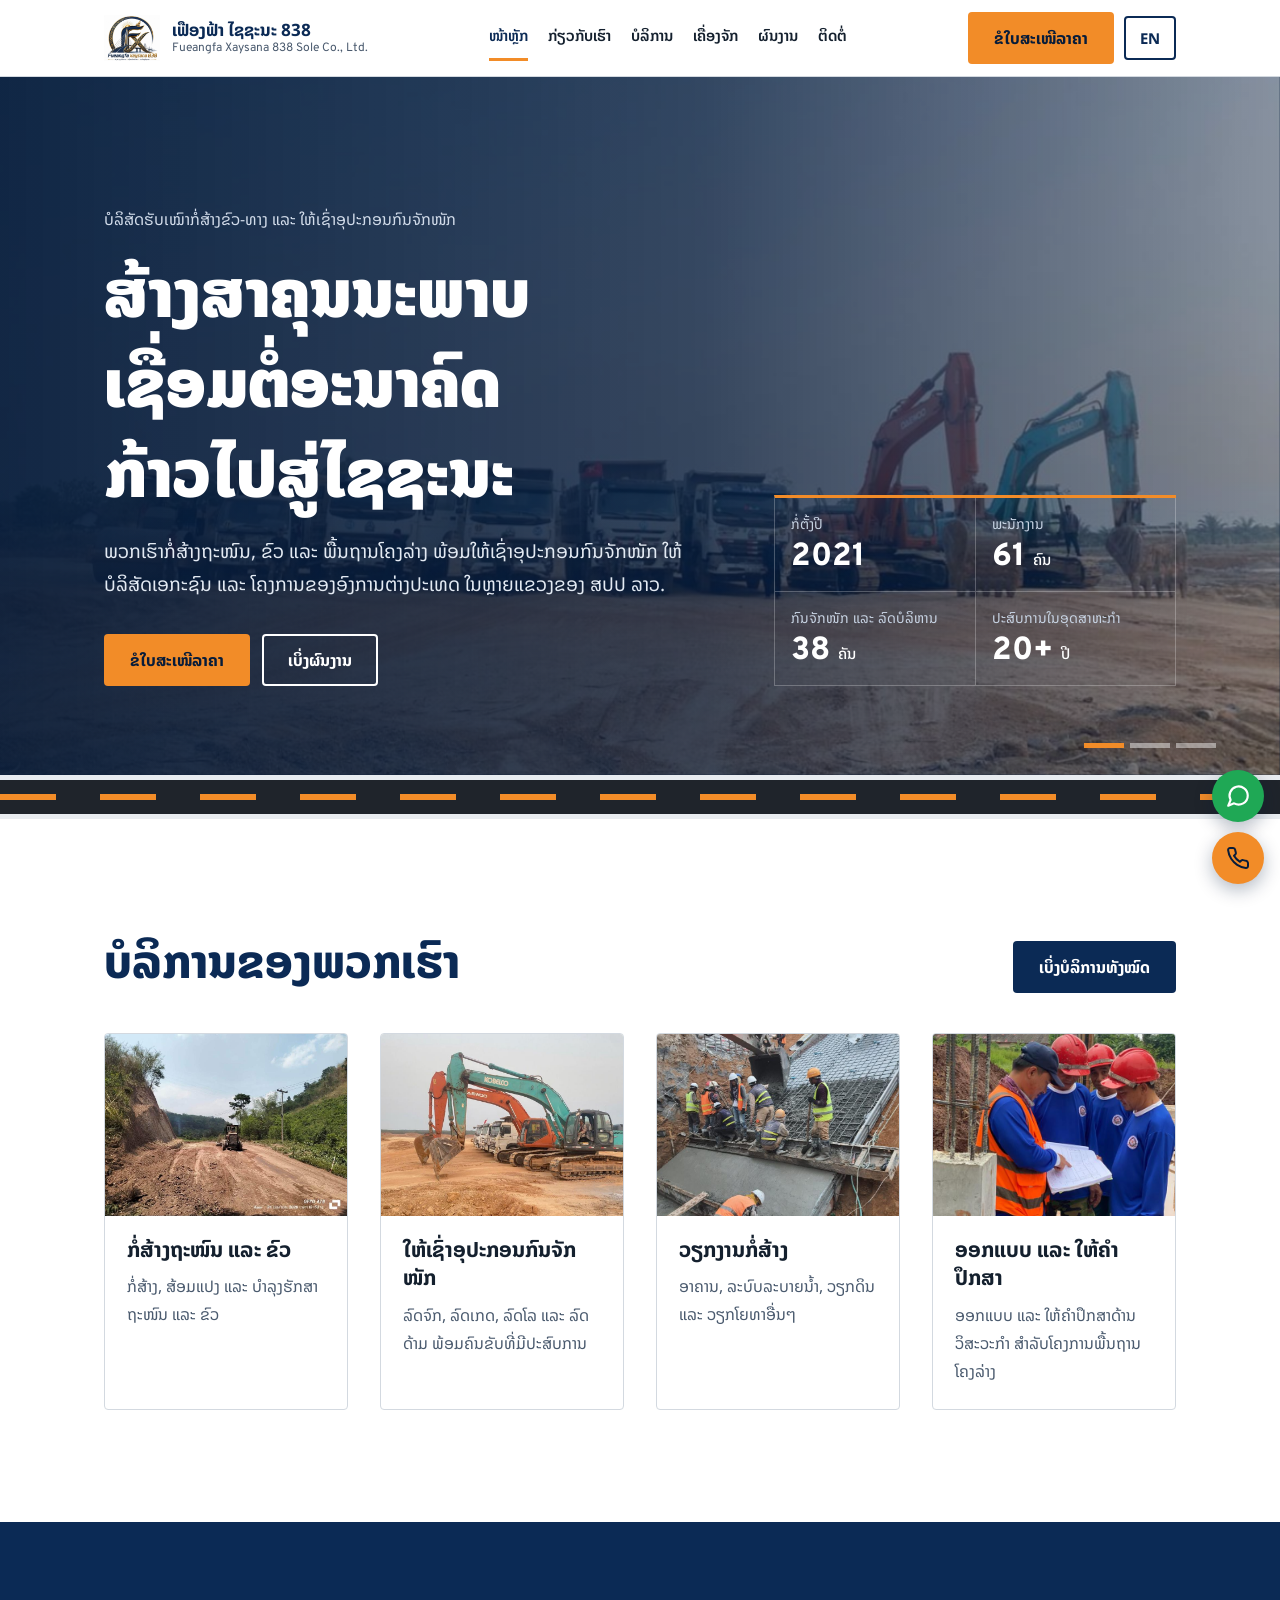
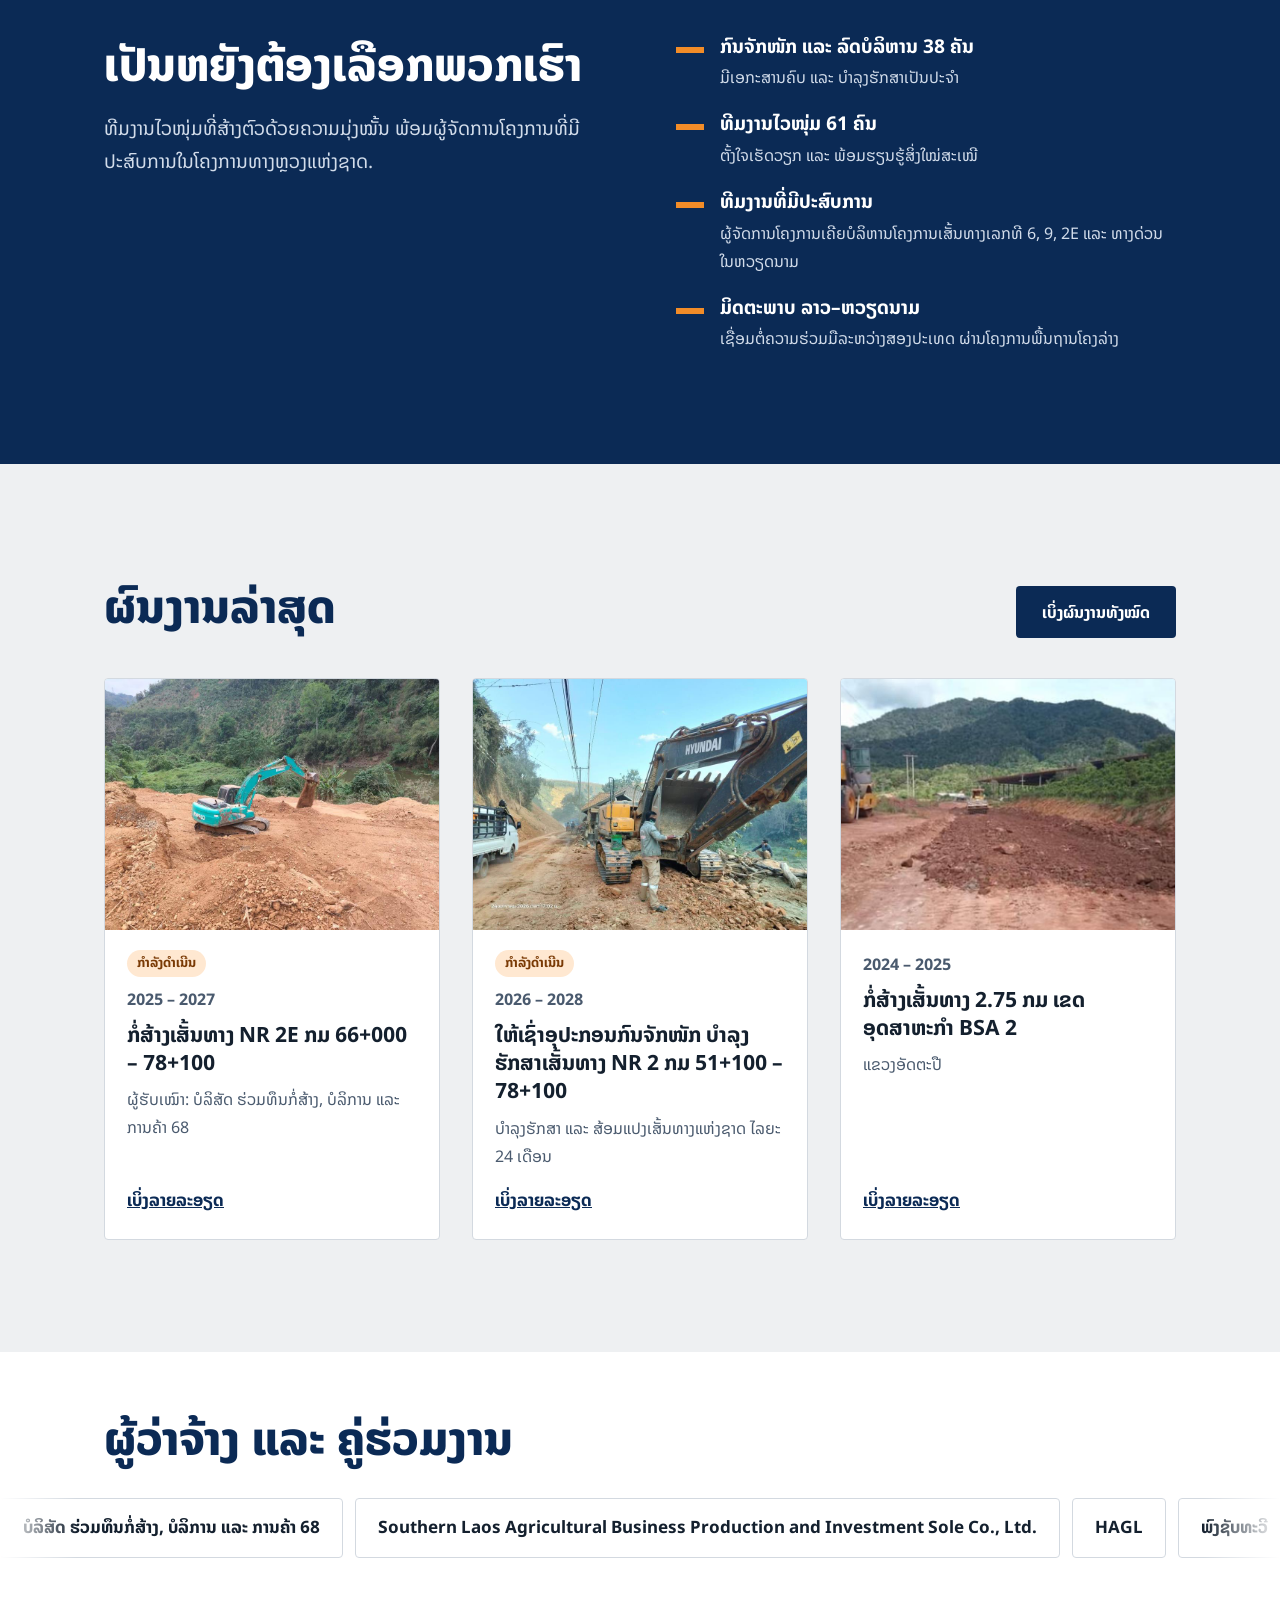
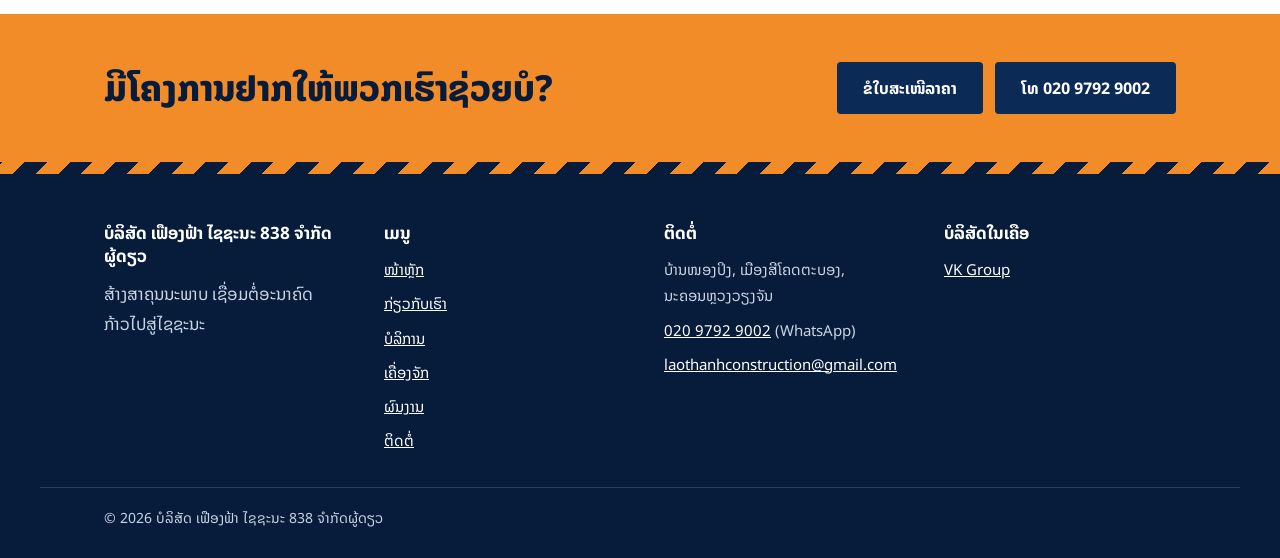
<file: index.html>
<!DOCTYPE html>
<html lang="lo">
<head>
<meta charset="utf-8">
<meta name="viewport" content="width=device-width, initial-scale=1">
<title>ເຟືອງຟ້າ ໄຊຊະນະ 838 | Fueangfa Xaysana 838 Sole Co., Ltd.</title>
<meta name="description" content="Fueangfa Xaysana 838 Sole Co., Ltd. — road and bridge contractor and heavy equipment rental in Laos.">
<link rel="icon" href="images/logo.png">
<link rel="preconnect" href="https://fonts.googleapis.com">
<link rel="preconnect" href="https://fonts.gstatic.com" crossorigin>
<link rel="stylesheet" href="https://fonts.googleapis.com/css2?family=Noto+Sans+Lao:wght@400;500;700;800;900&amp;family=Overpass:wght@400;600;700;800;900&amp;display=swap">
<link rel="stylesheet" href="css/style.css?v=20261031">
<link rel="stylesheet" href="css/animations.css?v=20261031">
</head>
<body>
<!-- ===== หัวเว็บ (เหมือนกันทุกหน้า) ===== -->
<header class="site-header">
  <div class="wrap header-inner">
    <a class="brand" href="index.html">
      <img src="images/logo.png" alt="Fueangfa Xaysana 838" width="56" height="46">
      <span class="brand-name"><strong>ເຟືອງຟ້າ ໄຊຊະນະ 838</strong><small>Fueangfa Xaysana 838 Sole Co., Ltd.</small></span>
    </a>
    <nav class="main-nav" id="main-nav" aria-label="Main menu">
      <a href="index.html" aria-current="page"><span class="lo">ໜ້າຫຼັກ</span><span class="en">Home</span></a>
      <a href="about.html"><span class="lo">ກ່ຽວກັບເຮົາ</span><span class="en">About</span></a>
      <a href="services.html"><span class="lo">ບໍລິການ</span><span class="en">Services</span></a>
      <a href="machinery.html"><span class="lo">ເຄື່ອງຈັກ</span><span class="en">Machinery</span></a>
      <a href="projects.html"><span class="lo">ຜົນງານ</span><span class="en">Projects</span></a>
      <a href="contact.html"><span class="lo">ຕິດຕໍ່</span><span class="en">Contact</span></a>
    </nav>
    <div class="header-tools">
      <a class="btn btn-orange" href="contact.html#quote"><span class="lo">ຂໍໃບສະເໜີລາຄາ</span><span class="en">Request a quote</span></a>
      <button class="lang-btn" type="button" aria-label="ປ່ຽນພາສາ / Switch language"><span class="lo">EN</span><span class="en">ລາວ</span></button>
      <button class="menu-btn" type="button" aria-controls="main-nav" aria-expanded="false" aria-label="Menu">&#9776;</button>
    </div>
  </div>
</header>

<main>
<!-- ===== ส่วนหัวหน้าแรก (รูปใหญ่) ===== -->
<section class="hero">
  <!-- สไลด์รูป: เพิ่ม/เปลี่ยนรูปได้ที่บรรทัด slide ข้างล่าง (อันแรกต้องมี class="slide active") -->
  <div class="hero-bg hero-slides" aria-hidden="true">
    <div class="slide active" style="background-image: url('images/fleet-trucks.jpg')"></div>  <!-- ภาพรวมรถ -->
    <div class="slide" style="background-image: url('images/hero.jpg')"></div>  <!-- ภาพการทำงาน -->
    <div class="slide" style="background-image: url('images/team.jpg')"></div>  <!-- ภาพทีมงาน -->
  </div>
  <div class="slide-dots"></div>
  <div class="wrap hero-inner">
    <div class="hero-text">
      <p class="lo kicker">ບໍລິສັດຮັບເໝົາກໍ່ສ້າງຂົວ-ທາງ ແລະ ໃຫ້ເຊົ່າອຸປະກອນກົນຈັກໜັກ</p><p class="en kicker">Road and bridge contractor, heavy equipment rental</p>
      <h1 class="lo"><span class="line">ສ້າງສາຄຸນນະພາບ</span><span class="line">ເຊື່ອມຕໍ່ອະນາຄົດ</span><span class="line">ກ້າວໄປສູ່ໄຊຊະນະ</span></h1>
      <h1 class="en">Building quality, connecting the future</h1>
      <p class="lo lead">ພວກເຮົາກໍ່ສ້າງຖະໜົນ, ຂົວ ແລະ ພື້ນຖານໂຄງລ່າງ ພ້ອມໃຫ້ເຊົ່າອຸປະກອນກົນຈັກໜັກ ໃຫ້ບໍລິສັດເອກະຊົນ ແລະ ໂຄງການຂອງອົງການຕ່າງປະເທດ ໃນຫຼາຍແຂວງຂອງ ສປປ ລາວ.</p><p class="en lead">We build roads, bridges and infrastructure, and rent out heavy equipment, for private companies and international-organization projects in many provinces of Laos.</p>
      <div class="btn-row">
        <a class="btn btn-orange" href="contact.html#quote"><span class="lo">ຂໍໃບສະເໜີລາຄາ</span><span class="en">Request a quote</span></a>
        <a class="btn btn-outline" href="projects.html"><span class="lo">ເບິ່ງຜົນງານ</span><span class="en">See our projects</span></a>
      </div>
    </div>
    <dl class="facts">
      <div><dt><span class="lo">ກໍ່ຕັ້ງປີ</span><span class="en">Founded</span></dt><dd>2021</dd></div>
      <div><dt><span class="lo">ພະນັກງານ</span><span class="en">Employees</span></dt><dd><span data-count="61">61</span> <small class="lo">ຄົນ</small></dd></div>
      <div><dt><span class="lo">ກົນຈັກໜັກ ແລະ ລົດບໍລິຫານ</span><span class="en">Heavy machinery and company vehicles</span></dt><dd><span data-count="38">38</span> <small class="lo">ຄັນ</small></dd></div>
      <div><dt><span class="lo">ປະສົບການໃນອຸດສາຫະກຳ</span><span class="en">Industry experience</span></dt><dd><span data-count="20">20</span>+ <small class="lo">ປີ</small><small class="en">years</small></dd></div>
    </dl>
  </div>
</section>
<div class="road" aria-hidden="true"></div>

<!-- ===== บริการ (ย่อ) ===== -->
<section class="section">
  <div class="wrap">
    <div class="head-row">
      <h2 class="lo">ບໍລິການຂອງພວກເຮົາ</h2><h2 class="en">Our services</h2>
      <a class="btn btn-navy" href="services.html"><span class="lo">ເບິ່ງບໍລິການທັງໝົດ</span><span class="en">All services</span></a>
    </div>
    <div class="grid">
  <article class="card">
    <img src="images/service-road.jpg" alt="Road construction" loading="lazy">
    <div class="card-body">
      <h3 class="lo">ກໍ່ສ້າງຖະໜົນ ແລະ ຂົວ</h3><h3 class="en">Roads and bridges</h3>
      <p class="lo">ກໍ່ສ້າງ, ສ້ອມແປງ ແລະ ບຳລຸງຮັກສາຖະໜົນ ແລະ ຂົວ</p><p class="en">Building, repairing and maintaining roads and bridges</p>
    </div>
  </article>
  <article class="card">
    <img src="images/service-rental.jpg" alt="Excavator" loading="lazy">
    <div class="card-body">
      <h3 class="lo">ໃຫ້ເຊົ່າອຸປະກອນກົນຈັກໜັກ</h3><h3 class="en">Heavy equipment rental</h3>
      <p class="lo">ລົດຈົກ, ລົດເກດ, ລົດໂລ ແລະ ລົດດ້າມ ພ້ອມຄົນຂັບທີ່ມີປະສົບການ</p><p class="en">Excavators, graders, rollers and dump trucks with experienced operators</p>
    </div>
  </article>
  <article class="card">
    <img src="images/service-construction.jpg" alt="Construction workers" loading="lazy">
    <div class="card-body">
      <h3 class="lo">ວຽກງານກໍ່ສ້າງ</h3><h3 class="en">Construction</h3>
      <p class="lo">ອາຄານ, ລະບົບລະບາຍນ້ຳ, ວຽກດິນ ແລະ ວຽກໂຍທາອື່ນໆ</p><p class="en">Buildings, drainage, earthworks and other civil works</p>
    </div>
  </article>
  <article class="card">
    <img src="images/service-design.jpg" alt="Engineers reviewing plans" loading="lazy">
    <div class="card-body">
      <h3 class="lo">ອອກແບບ ແລະ ໃຫ້ຄຳປຶກສາ</h3><h3 class="en">Design and consulting</h3>
      <p class="lo">ອອກແບບ ແລະ ໃຫ້ຄຳປຶກສາດ້ານວິສະວະກຳ ສຳລັບໂຄງການພື້ນຖານໂຄງລ່າງ</p><p class="en">Engineering design and advice for infrastructure projects</p>
    </div>
  </article>
    </div>
  </div>
</section>

<!-- ===== จุดเด่นของบริษัท ===== -->
<section class="section navy">
  <div class="wrap two-col">
    <div>
      <h2 class="lo">ເປັນຫຍັງຕ້ອງເລືອກພວກເຮົາ</h2><h2 class="en">Why work with us</h2>
      <p class="lo lead">ທີມງານໄວໜຸ່ມທີ່ສ້າງຕົວດ້ວຍຄວາມມຸ່ງໝັ້ນ ພ້ອມຜູ້ຈັດການໂຄງການທີ່ມີປະສົບການໃນໂຄງການທາງຫຼວງແຫ່ງຊາດ.</p><p class="en lead">A young, self-made team, with a project manager experienced in national highways.</p>
    </div>
    <ul class="ticks">
        <li><div><h3 class="lo">ກົນຈັກໜັກ ແລະ ລົດບໍລິຫານ 38 ຄັນ</h3><h3 class="en">38 machines and vehicles of our own</h3><p class="lo">ມີເອກະສານຄົບ ແລະ ບຳລຸງຮັກສາເປັນປະຈຳ</p><p class="en">Fully documented and regularly maintained</p></div></li>
        <li><div><h3 class="lo">ທີມງານໄວໜຸ່ມ 61 ຄົນ</h3><h3 class="en">A young team of 61</h3><p class="lo">ຕັ້ງໃຈເຮັດວຽກ ແລະ ພ້ອມຮຽນຮູ້ສິ່ງໃໝ່ສະເໝີ</p><p class="en">Dedicated and always ready to learn</p></div></li>
        <li><div><h3 class="lo">ທີມງານທີ່ມີປະສົບການ</h3><h3 class="en">Experienced team</h3><p class="lo">ຜູ້ຈັດການໂຄງການເຄີຍບໍລິຫານໂຄງການເສັ້ນທາງເລກທີ 6, 9, 2E ແລະ ທາງດ່ວນໃນຫວຽດນາມ</p><p class="en">Our project manager has led work on National Roads 6, 9 and 2E and a Vietnamese expressway</p></div></li>
        <li><div><h3 class="lo">ມິດຕະພາບ ລາວ–ຫວຽດນາມ</h3><h3 class="en">Lao–Vietnamese partnership</h3><p class="lo">ເຊື່ອມຕໍ່ຄວາມຮ່ວມມືລະຫວ່າງສອງປະເທດ ຜ່ານໂຄງການພື້ນຖານໂຄງລ່າງ</p><p class="en">Building cooperation between the two countries through infrastructure</p></div></li>
    </ul>
  </div>
</section>

<!-- ===== ผลงานล่าสุด ===== -->
<section class="section grey">
  <div class="wrap">
    <div class="head-row">
      <h2 class="lo">ຜົນງານລ່າສຸດ</h2><h2 class="en">Recent projects</h2>
      <a class="btn btn-navy" href="projects.html"><span class="lo">ເບິ່ງຜົນງານທັງໝົດ</span><span class="en">All projects</span></a>
    </div>
    <div class="grid">
  <article class="card">
    <img src="images/project-8.jpg" alt="NR 2E road works" loading="lazy">
    <div class="card-body">
      <span class="lo tag">ກຳລັງດຳເນີນ</span><span class="en tag">Ongoing</span>
      <p class="meta">2025 – 2027</p>
      <h3 class="lo">ກໍ່ສ້າງເສັ້ນທາງ NR 2E ກມ 66+000 – 78+100</h3><h3 class="en">NR 2E road construction, km 66+000 – 78+100</h3>
      <p class="lo">ຜູ້ຮັບເໝົາ: ບໍລິສັດ ຮ່ວມທຶນກໍ່ສ້າງ, ບໍລິການ ແລະ ການຄ້າ 68</p><p class="en">Main contractor: Construction, Service and Trading JV Co. 68</p>
      <a class="card-link" href="projects.html#nr2e-66-78"><span class="lo">ເບິ່ງລາຍລະອຽດ</span><span class="en">View details</span></a>
    </div>
  </article>
  <article class="card">
    <img src="images/project-7.jpg" alt="Excavator on NR 2" loading="lazy">
    <div class="card-body">
      <span class="lo tag">ກຳລັງດຳເນີນ</span><span class="en tag">Ongoing</span>
      <p class="meta">2026 – 2028</p>
      <h3 class="lo">ໃຫ້ເຊົ່າອຸປະກອນກົນຈັກໜັກ ບຳລຸງຮັກສາເສັ້ນທາງ NR 2 ກມ 51+100 – 78+100</h3><h3 class="en">Equipment rental for NR 2 maintenance, km 51+100 – 78+100</h3>
      <p class="lo">ບຳລຸງຮັກສາ ແລະ ສ້ອມແປງເສັ້ນທາງແຫ່ງຊາດ ໄລຍະ 24 ເດືອນ</p><p class="en">National road maintenance and repair over 24 months</p>
      <a class="card-link" href="projects.html#nr2-rental"><span class="lo">ເບິ່ງລາຍລະອຽດ</span><span class="en">View details</span></a>
    </div>
  </article>
  <article class="card">
    <img src="images/project-4.jpg" alt="BSA 2 road" loading="lazy">
    <div class="card-body">
      <p class="meta">2024 – 2025</p>
      <h3 class="lo">ກໍ່ສ້າງເສັ້ນທາງ 2.75 ກມ ເຂດອຸດສາຫະກຳ BSA 2</h3><h3 class="en">2.75 km road, BSA 2 industrial zone</h3>
      <p class="lo">ແຂວງອັດຕະປື</p><p class="en">Attapeu Province</p>
      <a class="card-link" href="projects.html#bsa2"><span class="lo">ເບິ່ງລາຍລະອຽດ</span><span class="en">View details</span></a>
    </div>
  </article>
    </div>
  </div>
</section>

<!-- ===== แถบชื่อลูกค้าเลื่อน ===== -->
<section class="section" style="padding-top: 56px; padding-bottom: 56px">
  <div class="wrap">
    <h2 class="lo">ຜູ້ວ່າຈ້າງ ແລະ ຄູ່ຮ່ວມງານ</h2><h2 class="en">Clients and partners</h2>
  </div>
  <div class="marquee" style="margin-top: 28px">
    <ul class="tiles marquee-track">
      <li><span class="lo">ບໍລິສັດ ຮ່ວມທຶນກໍ່ສ້າງ, ບໍລິການ ແລະ ການຄ້າ 68</span><span class="en">Construction, Service and Trading JV Co. 68</span></li>
      <li>Southern Laos Agricultural Business Production and Investment Sole Co., Ltd.</li>
      <li>HAGL</li>
      <li><span class="lo">ພົງຊັບທະວີ</span><span class="en">Phongsubthavy</span></li>
      <li><span class="lo">ພອນຊັບ</span><span class="en">Phonesup</span></li>
      <li>Norinco Group</li>
    </ul>
  </div>
</section>

<!-- ===== แถบชวนติดต่อ ===== -->
<section class="cta">
  <div class="wrap">
    <h2 class="lo">ມີໂຄງການຢາກໃຫ້ພວກເຮົາຊ່ວຍບໍ?</h2><h2 class="en">Have a project in mind?</h2>
    <div class="btn-row">
      <a class="btn btn-navy" href="contact.html#quote"><span class="lo">ຂໍໃບສະເໜີລາຄາ</span><span class="en">Request a quote</span></a>
      <a class="btn btn-navy" href="tel:+8562097929002"><span class="lo">ໂທ 020 9792 9002</span><span class="en">Call +856 20 9792 9002</span></a>
    </div>
  </div>
</section>

</main>

<!-- ===== ท้ายเว็บ (เหมือนกันทุกหน้า) ===== -->
<footer class="site-footer">
  <div class="wrap footer-grid">
    <div>
      <h3><span class="lo">ບໍລິສັດ ເຟືອງຟ້າ ໄຊຊະນະ 838 ຈຳກັດຜູ້ດຽວ</span><span class="en">Fueangfa Xaysana 838 Sole Co., Ltd.</span></h3>
      <p class="lo">ສ້າງສາຄຸນນະພາບ ເຊື່ອມຕໍ່ອະນາຄົດ ກ້າວໄປສູ່ໄຊຊະນະ</p><p class="en">Building quality, connecting the future, moving toward victory.</p>
    </div>
    <div>
      <h3><span class="lo">ເມນູ</span><span class="en">Menu</span></h3>
      <ul>
        <li><a href="index.html"><span class="lo">ໜ້າຫຼັກ</span><span class="en">Home</span></a></li>
        <li><a href="about.html"><span class="lo">ກ່ຽວກັບເຮົາ</span><span class="en">About</span></a></li>
        <li><a href="services.html"><span class="lo">ບໍລິການ</span><span class="en">Services</span></a></li>
        <li><a href="machinery.html"><span class="lo">ເຄື່ອງຈັກ</span><span class="en">Machinery</span></a></li>
        <li><a href="projects.html"><span class="lo">ຜົນງານ</span><span class="en">Projects</span></a></li>
        <li><a href="contact.html"><span class="lo">ຕິດຕໍ່</span><span class="en">Contact</span></a></li>
      </ul>
    </div>
    <div>
      <h3><span class="lo">ຕິດຕໍ່</span><span class="en">Contact</span></h3>
      <ul>
        <li><span class="lo">ບ້ານໜອງປິງ, ເມືອງສີໂຄດຕະບອງ, ນະຄອນຫຼວງວຽງຈັນ</span><span class="en">Nongping Village, Sykhottabong District, Vientiane Capital, Laos</span></li>
        <li><a href="tel:+8562097929002">020 9792 9002</a> (WhatsApp)</li>
        <li><a href="mailto:laothanhconstruction@gmail.com">laothanhconstruction@gmail.com</a></li>
      </ul>
    </div>
    <div>
      <h3><span class="lo">ບໍລິສັດໃນເຄືອ</span><span class="en">Sister company</span></h3>
      <ul>
        <li><a href="https://www.vkgrouplao.com" target="_blank" rel="noopener">VK Group</a></li>
      </ul>
    </div>
  </div>
  <div class="wrap footer-bottom">&copy; 2026 <span class="lo">ບໍລິສັດ ເຟືອງຟ້າ ໄຊຊະນະ 838 ຈຳກັດຜູ້ດຽວ</span><span class="en">Fueangfa Xaysana 838 Sole Co., Ltd.</span></div>
</footer>

<!-- ===== ปุ่มลอย: กลับขึ้นบน / WhatsApp / โทร (เหมือนกันทุกหน้า) ===== -->
<div class="float-contact">
  <button class="to-top" type="button" aria-label="ກັບຂຶ້ນເທິງ / Back to top"><svg viewBox="0 0 24 24" width="24" height="24" fill="none" stroke="#FFFFFF" stroke-width="2.5" stroke-linecap="round" stroke-linejoin="round" aria-hidden="true"><path d="M12 19V5M5 12l7-7 7 7"/></svg></button>
  <a class="fc-wa" href="https://wa.me/8562097929002" target="_blank" rel="noopener" aria-label="WhatsApp"><svg viewBox="0 0 24 24" width="26" height="26" fill="none" stroke="#FFFFFF" stroke-width="2" stroke-linecap="round" stroke-linejoin="round" aria-hidden="true"><path d="M21 11.5a8.4 8.4 0 0 1-12.6 7.3L3 21l2.2-5.4A8.4 8.4 0 1 1 21 11.5z"/></svg></a>
  <a class="fc-phone" href="tel:+8562097929002" aria-label="ໂທ / Call 020 9792 9002"><svg viewBox="0 0 24 24" width="24" height="24" fill="none" stroke="#071C3A" stroke-width="2" stroke-linecap="round" stroke-linejoin="round" aria-hidden="true"><path d="M22 16.9v3a2 2 0 0 1-2.2 2 19.8 19.8 0 0 1-8.6-3.1 19.5 19.5 0 0 1-6-6A19.8 19.8 0 0 1 2.1 4.2 2 2 0 0 1 4.1 2h3a2 2 0 0 1 2 1.7c.1.9.4 1.8.7 2.7a2 2 0 0 1-.5 2.1L8 9.8a16 16 0 0 0 6 6l1.3-1.3a2 2 0 0 1 2.1-.4c.9.3 1.8.6 2.7.7a2 2 0 0 1 1.7 2z"/></svg></a>
</div>

<script src="js/main.js?v=20261031"></script>
<script src="js/animations.js?v=20261031"></script>
</body>
</html>
</file>
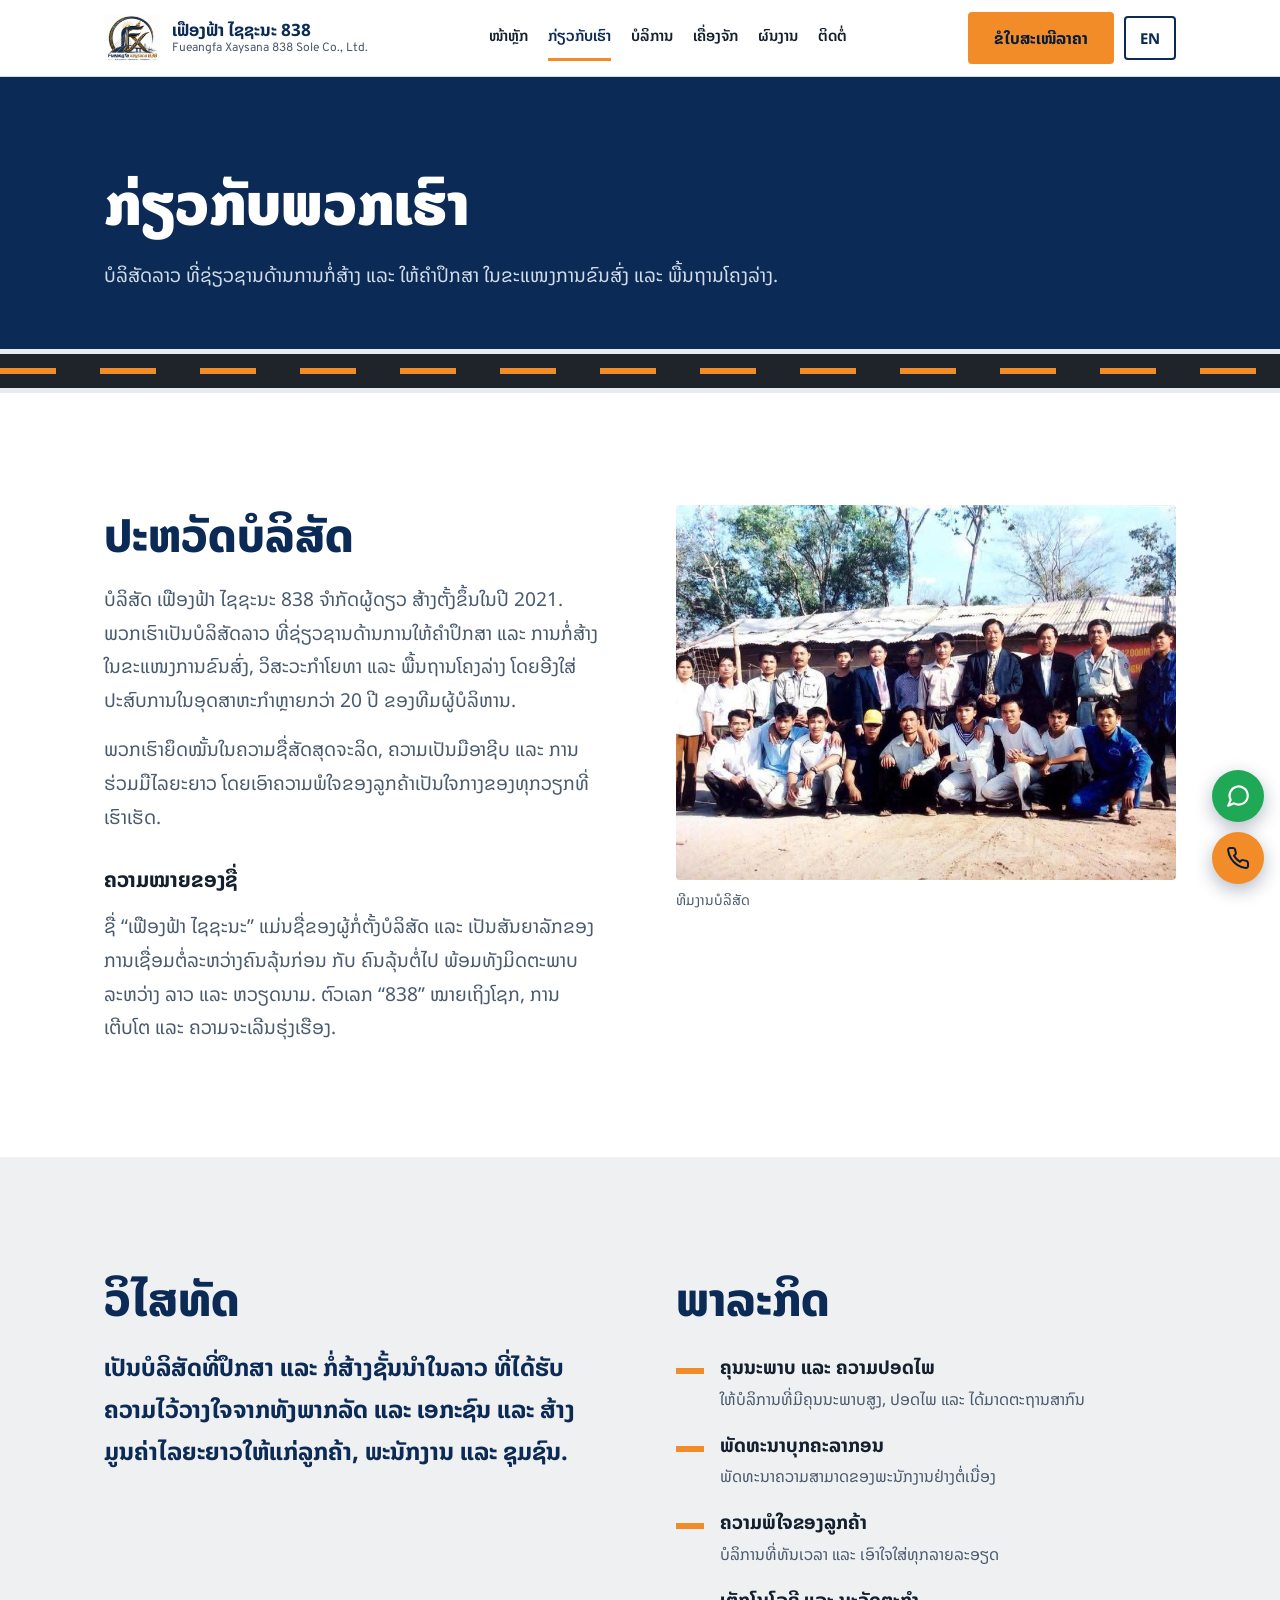
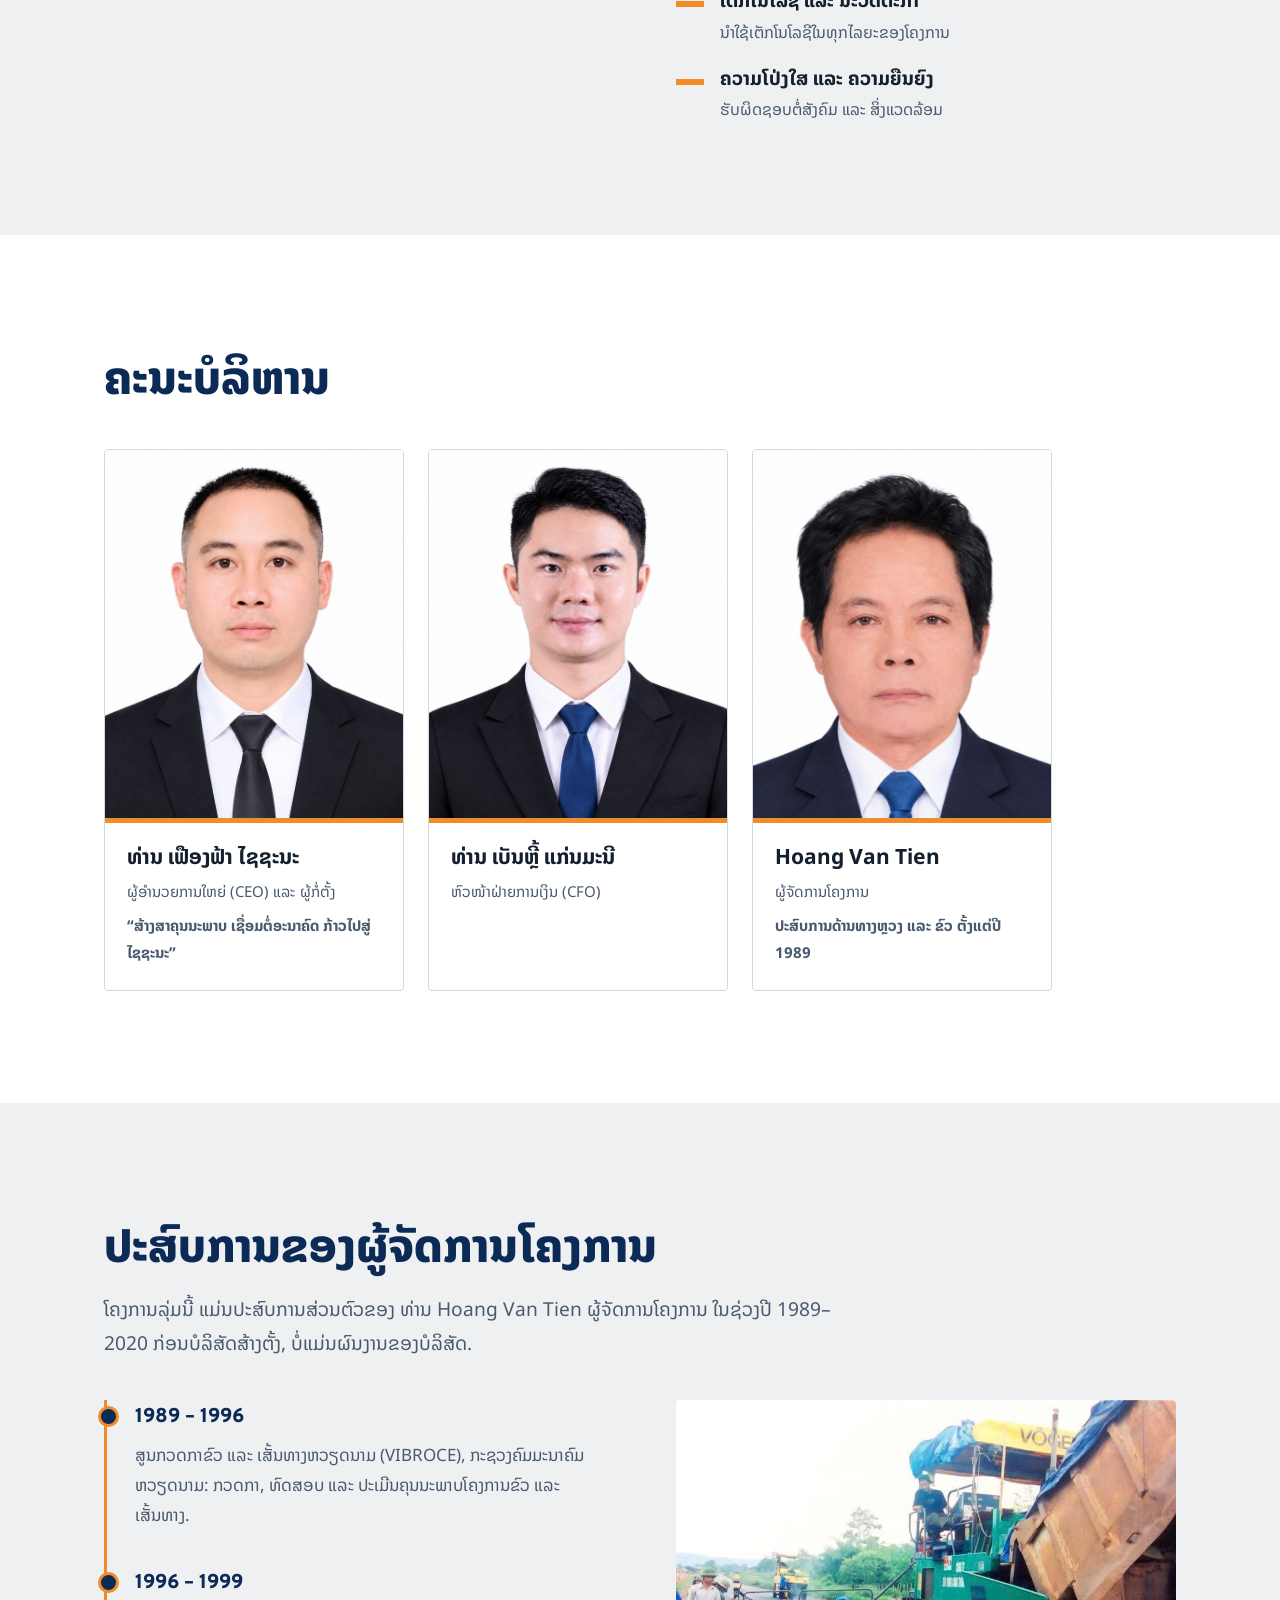
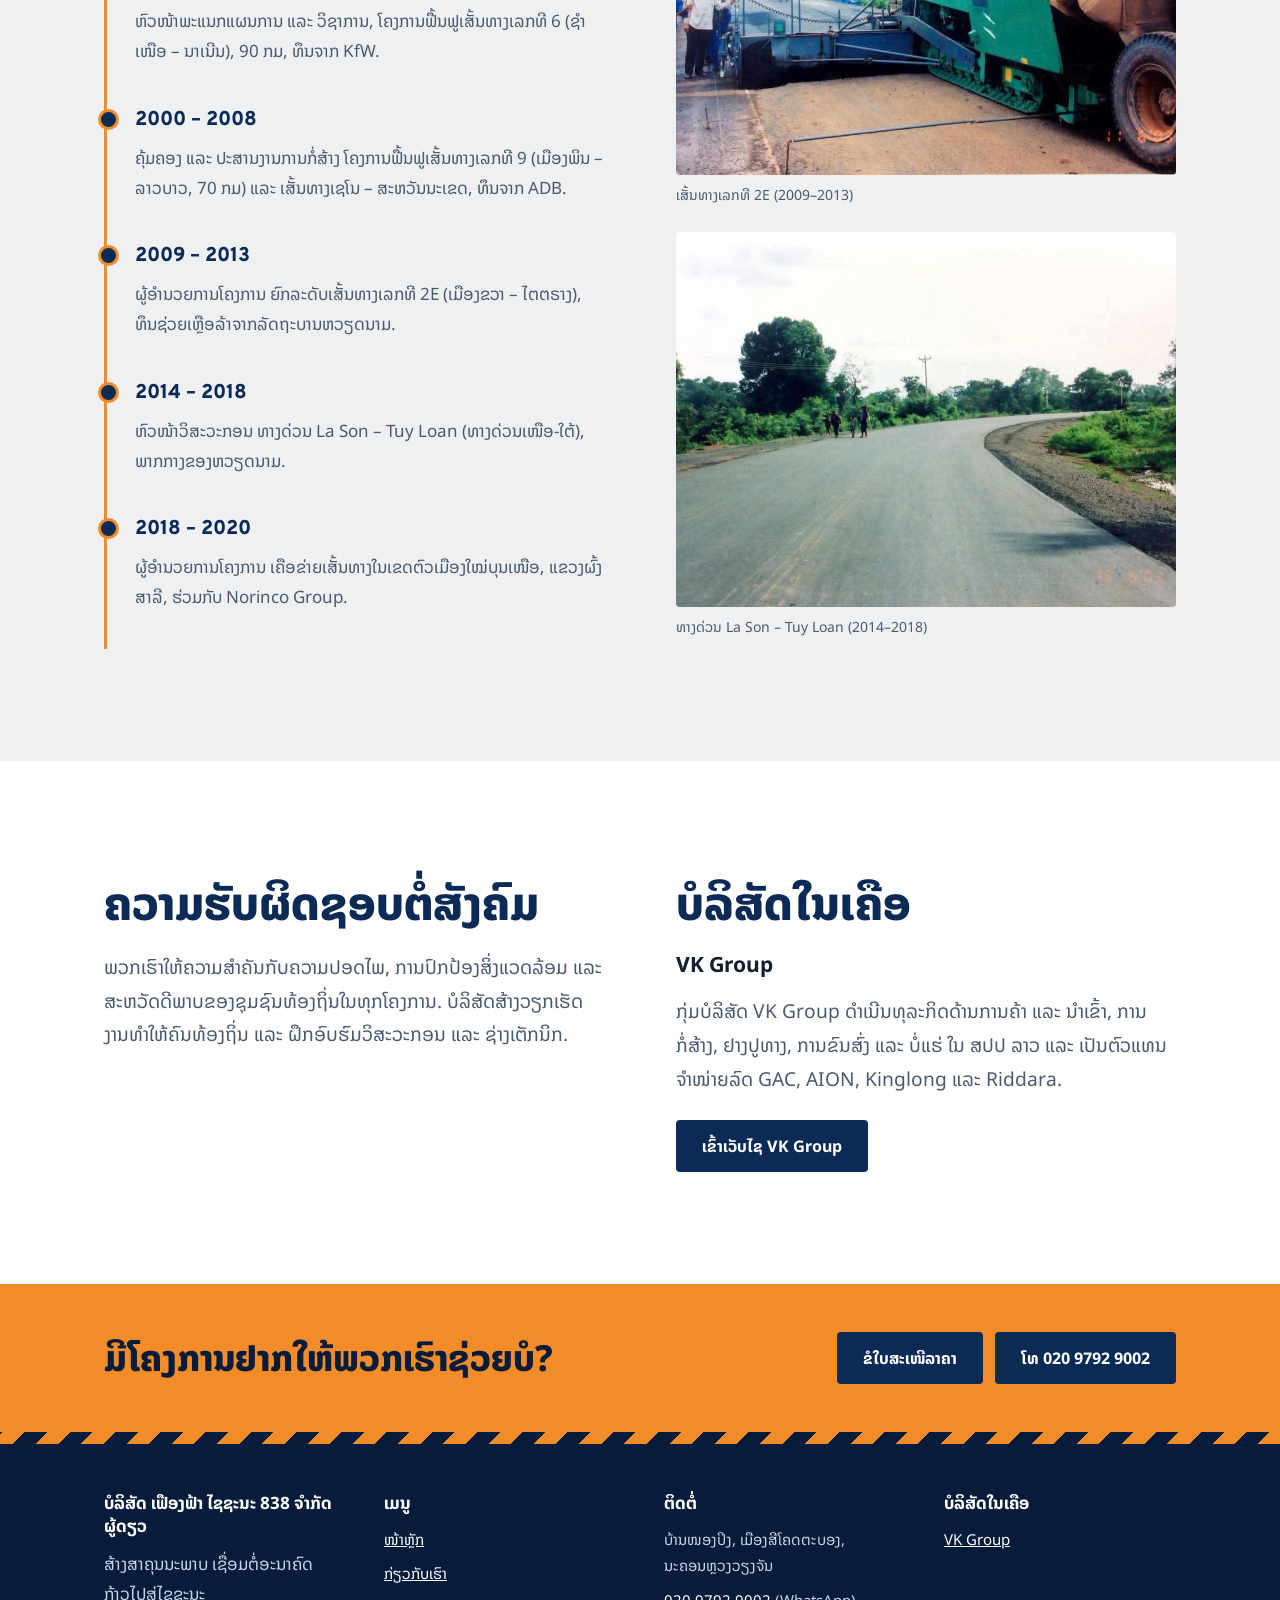
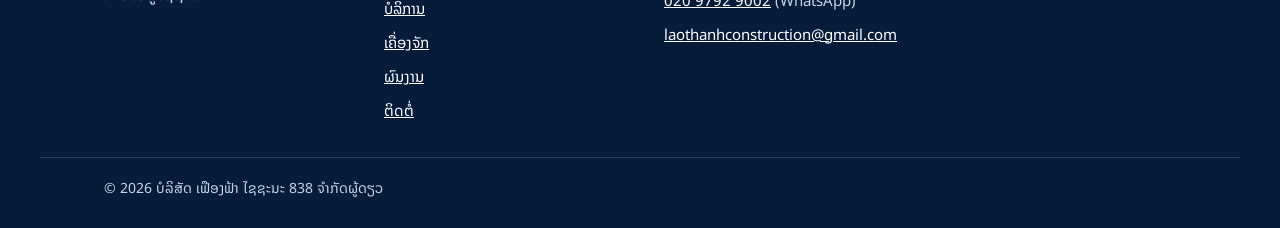
<file: about.html>
<!DOCTYPE html>
<html lang="lo">
<head>
<meta charset="utf-8">
<meta name="viewport" content="width=device-width, initial-scale=1">
<title>ກ່ຽວກັບເຮົາ | Fueangfa Xaysana 838</title>
<meta name="description" content="About Fueangfa Xaysana 838 Sole Co., Ltd.">
<link rel="icon" href="images/logo.png">
<link rel="preconnect" href="https://fonts.googleapis.com">
<link rel="preconnect" href="https://fonts.gstatic.com" crossorigin>
<link rel="stylesheet" href="https://fonts.googleapis.com/css2?family=Noto+Sans+Lao:wght@400;500;700;800;900&amp;family=Overpass:wght@400;600;700;800;900&amp;display=swap">
<link rel="stylesheet" href="css/style.css?v=20261031">
<link rel="stylesheet" href="css/animations.css?v=20261031">
</head>
<body>
<!-- ===== หัวเว็บ (เหมือนกันทุกหน้า) ===== -->
<header class="site-header">
  <div class="wrap header-inner">
    <a class="brand" href="index.html">
      <img src="images/logo.png" alt="Fueangfa Xaysana 838" width="56" height="46">
      <span class="brand-name"><strong>ເຟືອງຟ້າ ໄຊຊະນະ 838</strong><small>Fueangfa Xaysana 838 Sole Co., Ltd.</small></span>
    </a>
    <nav class="main-nav" id="main-nav" aria-label="Main menu">
      <a href="index.html"><span class="lo">ໜ້າຫຼັກ</span><span class="en">Home</span></a>
      <a href="about.html" aria-current="page"><span class="lo">ກ່ຽວກັບເຮົາ</span><span class="en">About</span></a>
      <a href="services.html"><span class="lo">ບໍລິການ</span><span class="en">Services</span></a>
      <a href="machinery.html"><span class="lo">ເຄື່ອງຈັກ</span><span class="en">Machinery</span></a>
      <a href="projects.html"><span class="lo">ຜົນງານ</span><span class="en">Projects</span></a>
      <a href="contact.html"><span class="lo">ຕິດຕໍ່</span><span class="en">Contact</span></a>
    </nav>
    <div class="header-tools">
      <a class="btn btn-orange" href="contact.html#quote"><span class="lo">ຂໍໃບສະເໜີລາຄາ</span><span class="en">Request a quote</span></a>
      <button class="lang-btn" type="button" aria-label="ປ່ຽນພາສາ / Switch language"><span class="lo">EN</span><span class="en">ລາວ</span></button>
      <button class="menu-btn" type="button" aria-controls="main-nav" aria-expanded="false" aria-label="Menu">&#9776;</button>
    </div>
  </div>
</header>

<main>
<!-- ===== หัวข้อหน้า ===== -->
<section class="page-head">
  <div class="wrap">
    <h1 class="lo">ກ່ຽວກັບພວກເຮົາ</h1><h1 class="en">About us</h1>
    <p class="lo lead">ບໍລິສັດລາວ ທີ່ຊ່ຽວຊານດ້ານການກໍ່ສ້າງ ແລະ ໃຫ້ຄຳປຶກສາ ໃນຂະແໜງການຂົນສົ່ງ ແລະ ພື້ນຖານໂຄງລ່າງ.</p><p class="en lead">A Lao company specializing in construction and consulting for transport and infrastructure.</p>
  </div>
</section>
<div class="road" aria-hidden="true"></div>

<!-- ===== ประวัติบริษัท ===== -->
<section class="section">
  <div class="wrap two-col">
    <div>
      <h2 class="lo">ປະຫວັດບໍລິສັດ</h2><h2 class="en">Our story</h2>
      <p class="lo lead">ບໍລິສັດ ເຟືອງຟ້າ ໄຊຊະນະ 838 ຈຳກັດຜູ້ດຽວ ສ້າງຕັ້ງຂຶ້ນໃນປີ 2021. ພວກເຮົາເປັນບໍລິສັດລາວ ທີ່ຊ່ຽວຊານດ້ານການໃຫ້ຄຳປຶກສາ ແລະ ການກໍ່ສ້າງ ໃນຂະແໜງການຂົນສົ່ງ, ວິສະວະກຳໂຍທາ ແລະ ພື້ນຖານໂຄງລ່າງ ໂດຍອີງໃສ່ປະສົບການໃນອຸດສາຫະກຳຫຼາຍກວ່າ 20 ປີ ຂອງທີມຜູ້ບໍລິຫານ.</p><p class="en lead">Fueangfa Xaysana 838 Sole Co., Ltd. was founded in 2021. We are a Lao company specializing in consulting and construction for transport, civil engineering and infrastructure, built on our leadership’s more than 20 years of industry experience.</p>
      <p class="lo lead">ພວກເຮົາຍຶດໝັ້ນໃນຄວາມຊື່ສັດສຸດຈະລິດ, ຄວາມເປັນມືອາຊີບ ແລະ ການຮ່ວມມືໄລຍະຍາວ ໂດຍເອົາຄວາມພໍໃຈຂອງລູກຄ້າເປັນໃຈກາງຂອງທຸກວຽກທີ່ເຮົາເຮັດ.</p><p class="en lead">We stand for integrity, professionalism and long-term partnership, and keep client satisfaction at the center of everything we do.</p>
      <h3 style="margin-top: 32px"><span class="lo">ຄວາມໝາຍຂອງຊື່</span><span class="en">What our name means</span></h3>
      <p class="lo lead">ຊື່ “ເຟືອງຟ້າ ໄຊຊະນະ” ແມ່ນຊື່ຂອງຜູ້ກໍ່ຕັ້ງບໍລິສັດ ແລະ ເປັນສັນຍາລັກຂອງການເຊື່ອມຕໍ່ລະຫວ່າງຄົນລຸ້ນກ່ອນ ກັບ ຄົນລຸ້ນຕໍ່ໄປ ພ້ອມທັງມິດຕະພາບລະຫວ່າງ ລາວ ແລະ ຫວຽດນາມ. ຕົວເລກ “838” ໝາຍເຖິງໂຊກ, ການເຕີບໂຕ ແລະ ຄວາມຈະເລີນຮຸ່ງເຮືອງ.</p><p class="en lead">The name “Fueangfa Xaysana” is the name of the company’s founder. It stands for the link between generations and the friendship between Laos and Vietnam. The number “838” stands for luck, growth and prosperity.</p>
    </div>
    <figure class="figure">
      <img class="photo" src="images/team.jpg" alt="Fueangfa Xaysana 838 team" loading="lazy">
      <figcaption class="lo">ທີມງານບໍລິສັດ</figcaption><figcaption class="en">Our team</figcaption>
    </figure>
  </div>
</section>

<!-- ===== วิสัยทัศน์และพันธกิจ ===== -->
<section class="section grey">
  <div class="wrap two-col">
    <div>
      <h2 class="lo">ວິໄສທັດ</h2><h2 class="en">Vision</h2>
      <p class="lo vision">ເປັນບໍລິສັດທີ່ປຶກສາ ແລະ ກໍ່ສ້າງຊັ້ນນຳໃນລາວ ທີ່ໄດ້ຮັບຄວາມໄວ້ວາງໃຈຈາກທັງພາກລັດ ແລະ ເອກະຊົນ ແລະ ສ້າງມູນຄ່າໄລຍະຍາວໃຫ້ແກ່ລູກຄ້າ, ພະນັກງານ ແລະ ຊຸມຊົນ.</p><p class="en vision">To be a leading consulting and construction company in Laos, trusted by public and private clients, creating long-term value for clients, employees and communities.</p>
    </div>
    <div>
      <h2 class="lo">ພາລະກິດ</h2><h2 class="en">Mission</h2>
      <ul class="ticks" style="margin-top: 24px">
        <li><div><h3 class="lo">ຄຸນນະພາບ ແລະ ຄວາມປອດໄພ</h3><h3 class="en">Quality and safety</h3><p class="lo">ໃຫ້ບໍລິການທີ່ມີຄຸນນະພາບສູງ, ປອດໄພ ແລະ ໄດ້ມາດຕະຖານສາກົນ</p><p class="en">High-quality, safe services that meet international standards</p></div></li>
        <li><div><h3 class="lo">ພັດທະນາບຸກຄະລາກອນ</h3><h3 class="en">Developing our people</h3><p class="lo">ພັດທະນາຄວາມສາມາດຂອງພະນັກງານຢ່າງຕໍ່ເນື່ອງ</p><p class="en">Continuously building our employees’ skills</p></div></li>
        <li><div><h3 class="lo">ຄວາມພໍໃຈຂອງລູກຄ້າ</h3><h3 class="en">Client satisfaction</h3><p class="lo">ບໍລິການທີ່ທັນເວລາ ແລະ ເອົາໃຈໃສ່ທຸກລາຍລະອຽດ</p><p class="en">Timely service with attention to detail</p></div></li>
        <li><div><h3 class="lo">ເຕັກໂນໂລຊີ ແລະ ນະວັດຕະກຳ</h3><h3 class="en">Technology and innovation</h3><p class="lo">ນຳໃຊ້ເຕັກໂນໂລຊີໃນທຸກໄລຍະຂອງໂຄງການ</p><p class="en">Using technology at every stage of a project</p></div></li>
        <li><div><h3 class="lo">ຄວາມໂປ່ງໃສ ແລະ ຄວາມຍືນຍົງ</h3><h3 class="en">Transparency and sustainability</h3><p class="lo">ຮັບຜິດຊອບຕໍ່ສັງຄົມ ແລະ ສິ່ງແວດລ້ອມ</p><p class="en">Responsible toward society and the environment</p></div></li>
      </ul>
    </div>
  </div>
</section>

<!-- ===== ผู้บริหาร (เพิ่ม/ลบคน: คัดลอกหรือลบ <article class="card person">, รูปอยู่ใน images/team/ ขนาด 4:5) ===== -->
<section class="section">
  <div class="wrap">
    <h2 class="lo">ຄະນະບໍລິຫານ</h2><h2 class="en">Management team</h2>
    <div class="team" style="margin-top: 40px">
      <article class="card person">
        <img class="person-photo" src="images/team/ceo-fueangfa.jpg" alt="ທ່ານ ເຟືອງຟ້າ ໄຊຊະນະ / Fueangfa Xaysana" width="640" height="800" loading="lazy">
        <div class="card-body">
          <h3 class="lo">ທ່ານ ເຟືອງຟ້າ ໄຊຊະນະ</h3><h3 class="en">Fueangfa Xaysana</h3>
          <p class="lo">ຜູ້ອຳນວຍການໃຫຍ່ (CEO) ແລະ ຜູ້ກໍ່ຕັ້ງ</p><p class="en">Chief Executive Officer (CEO) and Founder</p>
          <p class="lo quote-text">“ສ້າງສາຄຸນນະພາບ ເຊື່ອມຕໍ່ອະນາຄົດ ກ້າວໄປສູ່ໄຊຊະນະ”</p><p class="en quote-text">“Building quality, connecting the future, moving toward victory.”</p>
        </div>
      </article>
      <article class="card person">
        <img class="person-photo" src="images/team/cfo-benly.jpg" alt="ທ່ານ ເບັນຫຼີ້ ແກ່ນມະນີ / Benly Kenemany" width="640" height="800" loading="lazy">
        <div class="card-body">
          <h3 class="lo">ທ່ານ ເບັນຫຼີ້ ແກ່ນມະນີ</h3><h3 class="en">Benly Kenemany</h3>
          <p class="lo">ຫົວໜ້າຝ່າຍການເງິນ (CFO)</p><p class="en">Chief Financial Officer (CFO)</p>
        </div>
      </article>
      <article class="card person">
        <img class="person-photo" src="images/team/pm-hoang-van-tien.jpg" alt="Hoang Van Tien" width="640" height="800" loading="lazy">
        <div class="card-body">
          <h3>Hoang Van Tien</h3>
          <p class="lo">ຜູ້ຈັດການໂຄງການ</p><p class="en">Project Manager</p>
          <p class="lo quote-text">ປະສົບການດ້ານທາງຫຼວງ ແລະ ຂົວ ຕັ້ງແຕ່ປີ 1989</p><p class="en quote-text">Highway and bridge experience since 1989</p>
        </div>
      </article>
    </div>
  </div>
</section>

<!-- ===== ประสบการณ์ผู้บริหาร (ก่อนตั้งบริษัท) ===== -->
<section class="section grey" id="experience">
  <div class="wrap">
    <h2 class="lo">ປະສົບການຂອງຜູ້ຈັດການໂຄງການ</h2><h2 class="en">Our project manager’s experience</h2>
    <p class="lo lead">ໂຄງການລຸ່ມນີ້ ແມ່ນປະສົບການສ່ວນຕົວຂອງ ທ່ານ Hoang Van Tien ຜູ້ຈັດການໂຄງການ ໃນຊ່ວງປີ 1989–2020 ກ່ອນບໍລິສັດສ້າງຕັ້ງ, ບໍ່ແມ່ນຜົນງານຂອງບໍລິສັດ.</p><p class="en lead">The projects below are the personal experience of our project manager, Hoang Van Tien, from 1989 to 2020, before the company was founded. They are not company projects.</p>
    <div class="two-col" style="margin-top: 40px">
      <ol class="timeline">
        <li><span class="year">1989 – 1996</span><p class="lo">ສູນກວດກາຂົວ ແລະ ເສັ້ນທາງຫວຽດນາມ (VIBROCE), ກະຊວງຄົມມະນາຄົມ ຫວຽດນາມ: ກວດກາ, ທົດສອບ ແລະ ປະເມີນຄຸນນະພາບໂຄງການຂົວ ແລະ ເສັ້ນທາງ.</p><p class="en">Vietnam Bridge and Road Inspection Center (VIBROCE), Ministry of Transport of Vietnam: inspection, testing and quality assessment of bridge and road projects.</p></li>
        <li><span class="year">1996 – 1999</span><p class="lo">ຫົວໜ້າພະແນກແຜນການ ແລະ ວິຊາການ, ໂຄງການຟື້ນຟູເສັ້ນທາງເລກທີ 6 (ຊຳເໜືອ – ນາເນີນ), 90 ກມ, ທຶນຈາກ KfW.</p><p class="en">Head of Planning and Technical Department, National Road 6 rehabilitation (Xam Neua – Na Neun), 90 km, funded by KfW.</p></li>
        <li><span class="year">2000 – 2008</span><p class="lo">ຄຸ້ມຄອງ ແລະ ປະສານງານການກໍ່ສ້າງ ໂຄງການຟື້ນຟູເສັ້ນທາງເລກທີ 9 (ເມືອງພິນ – ລາວບາວ, 70 ກມ) ແລະ ເສັ້ນທາງເຊໂນ – ສະຫວັນນະເຂດ, ທຶນຈາກ ADB.</p><p class="en">Project management and coordination, National Road 9 rehabilitation (Phin – Lao Bao, 70 km) and the Xeno – Savannakhet road, funded by ADB.</p></li>
        <li><span class="year">2009 – 2013</span><p class="lo">ຜູ້ອຳນວຍການໂຄງການ ຍົກລະດັບເສັ້ນທາງເລກທີ 2E (ເມືອງຂວາ – ໄຕຕຣາງ), ທຶນຊ່ວຍເຫຼືອລ້າຈາກລັດຖະບານຫວຽດນາມ.</p><p class="en">Project Director, National Road 2E upgrade (Muang Khua – Tay Trang), Vietnamese government grant.</p></li>
        <li><span class="year">2014 – 2018</span><p class="lo">ຫົວໜ້າວິສະວະກອນ ທາງດ່ວນ La Son – Tuy Loan (ທາງດ່ວນເໜືອ-ໃຕ້), ພາກກາງຂອງຫວຽດນາມ.</p><p class="en">Chief Engineer, La Son – Tuy Loan Expressway (North–South Expressway), central Vietnam.</p></li>
        <li><span class="year">2018 – 2020</span><p class="lo">ຜູ້ອຳນວຍການໂຄງການ ເຄືອຂ່າຍເສັ້ນທາງໃນເຂດຕົວເມືອງໃໝ່ບຸນເໜືອ, ແຂວງຜົ້ງສາລີ, ຮ່ວມກັບ Norinco Group.</p><p class="en">Project Director, urban road network for Boun Neua new town, Phongsaly Province, with Norinco Group.</p></li>
      </ol>
      <div class="stack">
        <figure class="figure"><img class="photo" src="images/exp-nr2e.jpg" alt="NR 2E paving" loading="lazy"><figcaption class="lo">ເສັ້ນທາງເລກທີ 2E (2009–2013)</figcaption><figcaption class="en">National Road 2E (2009–2013)</figcaption></figure>
        <figure class="figure"><img class="photo" src="images/exp-lason.jpg" alt="La Son – Tuy Loan Expressway" loading="lazy"><figcaption class="lo">ທາງດ່ວນ La Son – Tuy Loan (2014–2018)</figcaption><figcaption class="en">La Son – Tuy Loan Expressway (2014–2018)</figcaption></figure>
      </div>
    </div>
  </div>
</section>

<!-- ===== ความรับผิดชอบต่อสังคม + บริษัทในเครือ ===== -->
<section class="section">
  <div class="wrap two-col">
    <div>
      <h2 class="lo">ຄວາມຮັບຜິດຊອບຕໍ່ສັງຄົມ</h2><h2 class="en">Social responsibility</h2>
      <p class="lo lead">ພວກເຮົາໃຫ້ຄວາມສຳຄັນກັບຄວາມປອດໄພ, ການປົກປ້ອງສິ່ງແວດລ້ອມ ແລະ ສະຫວັດດີພາບຂອງຊຸມຊົນທ້ອງຖິ່ນໃນທຸກໂຄງການ. ບໍລິສັດສ້າງວຽກເຮັດງານທຳໃຫ້ຄົນທ້ອງຖິ່ນ ແລະ ຝຶກອົບຮົມວິສະວະກອນ ແລະ ຊ່າງເຕັກນິກ.</p><p class="en lead">We put safety, environmental protection and the wellbeing of local communities first on every project. We create jobs for local people and train engineers and technicians.</p>
    </div>
    <div>
      <h2 class="lo">ບໍລິສັດໃນເຄືອ</h2><h2 class="en">Sister company</h2>
      <h3 style="margin-top: 16px">VK Group</h3>
      <p class="lo lead">ກຸ່ມບໍລິສັດ VK Group ດຳເນີນທຸລະກິດດ້ານການຄ້າ ແລະ ນຳເຂົ້າ, ການກໍ່ສ້າງ, ຢາງປູທາງ, ການຂົນສົ່ງ ແລະ ບໍ່ແຮ່ ໃນ ສປປ ລາວ ແລະ ເປັນຕົວແທນຈຳໜ່າຍລົດ GAC, AION, Kinglong ແລະ Riddara.</p><p class="en lead">VK Group works in trading and import, construction, asphalt, transport and mining in Laos, and is the distributor for GAC, AION, Kinglong and Riddara vehicles.</p>
      <a class="btn btn-navy" style="margin-top: 24px" href="https://www.vkgrouplao.com" target="_blank" rel="noopener"><span class="lo">ເຂົ້າເວັບໄຊ VK Group</span><span class="en">Visit VK Group</span></a>
    </div>
  </div>
</section>

<!-- ===== แถบชวนติดต่อ ===== -->
<section class="cta">
  <div class="wrap">
    <h2 class="lo">ມີໂຄງການຢາກໃຫ້ພວກເຮົາຊ່ວຍບໍ?</h2><h2 class="en">Have a project in mind?</h2>
    <div class="btn-row">
      <a class="btn btn-navy" href="contact.html#quote"><span class="lo">ຂໍໃບສະເໜີລາຄາ</span><span class="en">Request a quote</span></a>
      <a class="btn btn-navy" href="tel:+8562097929002"><span class="lo">ໂທ 020 9792 9002</span><span class="en">Call +856 20 9792 9002</span></a>
    </div>
  </div>
</section>

</main>

<!-- ===== ท้ายเว็บ (เหมือนกันทุกหน้า) ===== -->
<footer class="site-footer">
  <div class="wrap footer-grid">
    <div>
      <h3><span class="lo">ບໍລິສັດ ເຟືອງຟ້າ ໄຊຊະນະ 838 ຈຳກັດຜູ້ດຽວ</span><span class="en">Fueangfa Xaysana 838 Sole Co., Ltd.</span></h3>
      <p class="lo">ສ້າງສາຄຸນນະພາບ ເຊື່ອມຕໍ່ອະນາຄົດ ກ້າວໄປສູ່ໄຊຊະນະ</p><p class="en">Building quality, connecting the future, moving toward victory.</p>
    </div>
    <div>
      <h3><span class="lo">ເມນູ</span><span class="en">Menu</span></h3>
      <ul>
        <li><a href="index.html"><span class="lo">ໜ້າຫຼັກ</span><span class="en">Home</span></a></li>
        <li><a href="about.html"><span class="lo">ກ່ຽວກັບເຮົາ</span><span class="en">About</span></a></li>
        <li><a href="services.html"><span class="lo">ບໍລິການ</span><span class="en">Services</span></a></li>
        <li><a href="machinery.html"><span class="lo">ເຄື່ອງຈັກ</span><span class="en">Machinery</span></a></li>
        <li><a href="projects.html"><span class="lo">ຜົນງານ</span><span class="en">Projects</span></a></li>
        <li><a href="contact.html"><span class="lo">ຕິດຕໍ່</span><span class="en">Contact</span></a></li>
      </ul>
    </div>
    <div>
      <h3><span class="lo">ຕິດຕໍ່</span><span class="en">Contact</span></h3>
      <ul>
        <li><span class="lo">ບ້ານໜອງປິງ, ເມືອງສີໂຄດຕະບອງ, ນະຄອນຫຼວງວຽງຈັນ</span><span class="en">Nongping Village, Sykhottabong District, Vientiane Capital, Laos</span></li>
        <li><a href="tel:+8562097929002">020 9792 9002</a> (WhatsApp)</li>
        <li><a href="mailto:laothanhconstruction@gmail.com">laothanhconstruction@gmail.com</a></li>
      </ul>
    </div>
    <div>
      <h3><span class="lo">ບໍລິສັດໃນເຄືອ</span><span class="en">Sister company</span></h3>
      <ul>
        <li><a href="https://www.vkgrouplao.com" target="_blank" rel="noopener">VK Group</a></li>
      </ul>
    </div>
  </div>
  <div class="wrap footer-bottom">&copy; 2026 <span class="lo">ບໍລິສັດ ເຟືອງຟ້າ ໄຊຊະນະ 838 ຈຳກັດຜູ້ດຽວ</span><span class="en">Fueangfa Xaysana 838 Sole Co., Ltd.</span></div>
</footer>

<!-- ===== ปุ่มลอย: กลับขึ้นบน / WhatsApp / โทร (เหมือนกันทุกหน้า) ===== -->
<div class="float-contact">
  <button class="to-top" type="button" aria-label="ກັບຂຶ້ນເທິງ / Back to top"><svg viewBox="0 0 24 24" width="24" height="24" fill="none" stroke="#FFFFFF" stroke-width="2.5" stroke-linecap="round" stroke-linejoin="round" aria-hidden="true"><path d="M12 19V5M5 12l7-7 7 7"/></svg></button>
  <a class="fc-wa" href="https://wa.me/8562097929002" target="_blank" rel="noopener" aria-label="WhatsApp"><svg viewBox="0 0 24 24" width="26" height="26" fill="none" stroke="#FFFFFF" stroke-width="2" stroke-linecap="round" stroke-linejoin="round" aria-hidden="true"><path d="M21 11.5a8.4 8.4 0 0 1-12.6 7.3L3 21l2.2-5.4A8.4 8.4 0 1 1 21 11.5z"/></svg></a>
  <a class="fc-phone" href="tel:+8562097929002" aria-label="ໂທ / Call 020 9792 9002"><svg viewBox="0 0 24 24" width="24" height="24" fill="none" stroke="#071C3A" stroke-width="2" stroke-linecap="round" stroke-linejoin="round" aria-hidden="true"><path d="M22 16.9v3a2 2 0 0 1-2.2 2 19.8 19.8 0 0 1-8.6-3.1 19.5 19.5 0 0 1-6-6A19.8 19.8 0 0 1 2.1 4.2 2 2 0 0 1 4.1 2h3a2 2 0 0 1 2 1.7c.1.9.4 1.8.7 2.7a2 2 0 0 1-.5 2.1L8 9.8a16 16 0 0 0 6 6l1.3-1.3a2 2 0 0 1 2.1-.4c.9.3 1.8.6 2.7.7a2 2 0 0 1 1.7 2z"/></svg></a>
</div>

<script src="js/main.js?v=20261031"></script>
<script src="js/animations.js?v=20261031"></script>
</body>
</html>
</file>
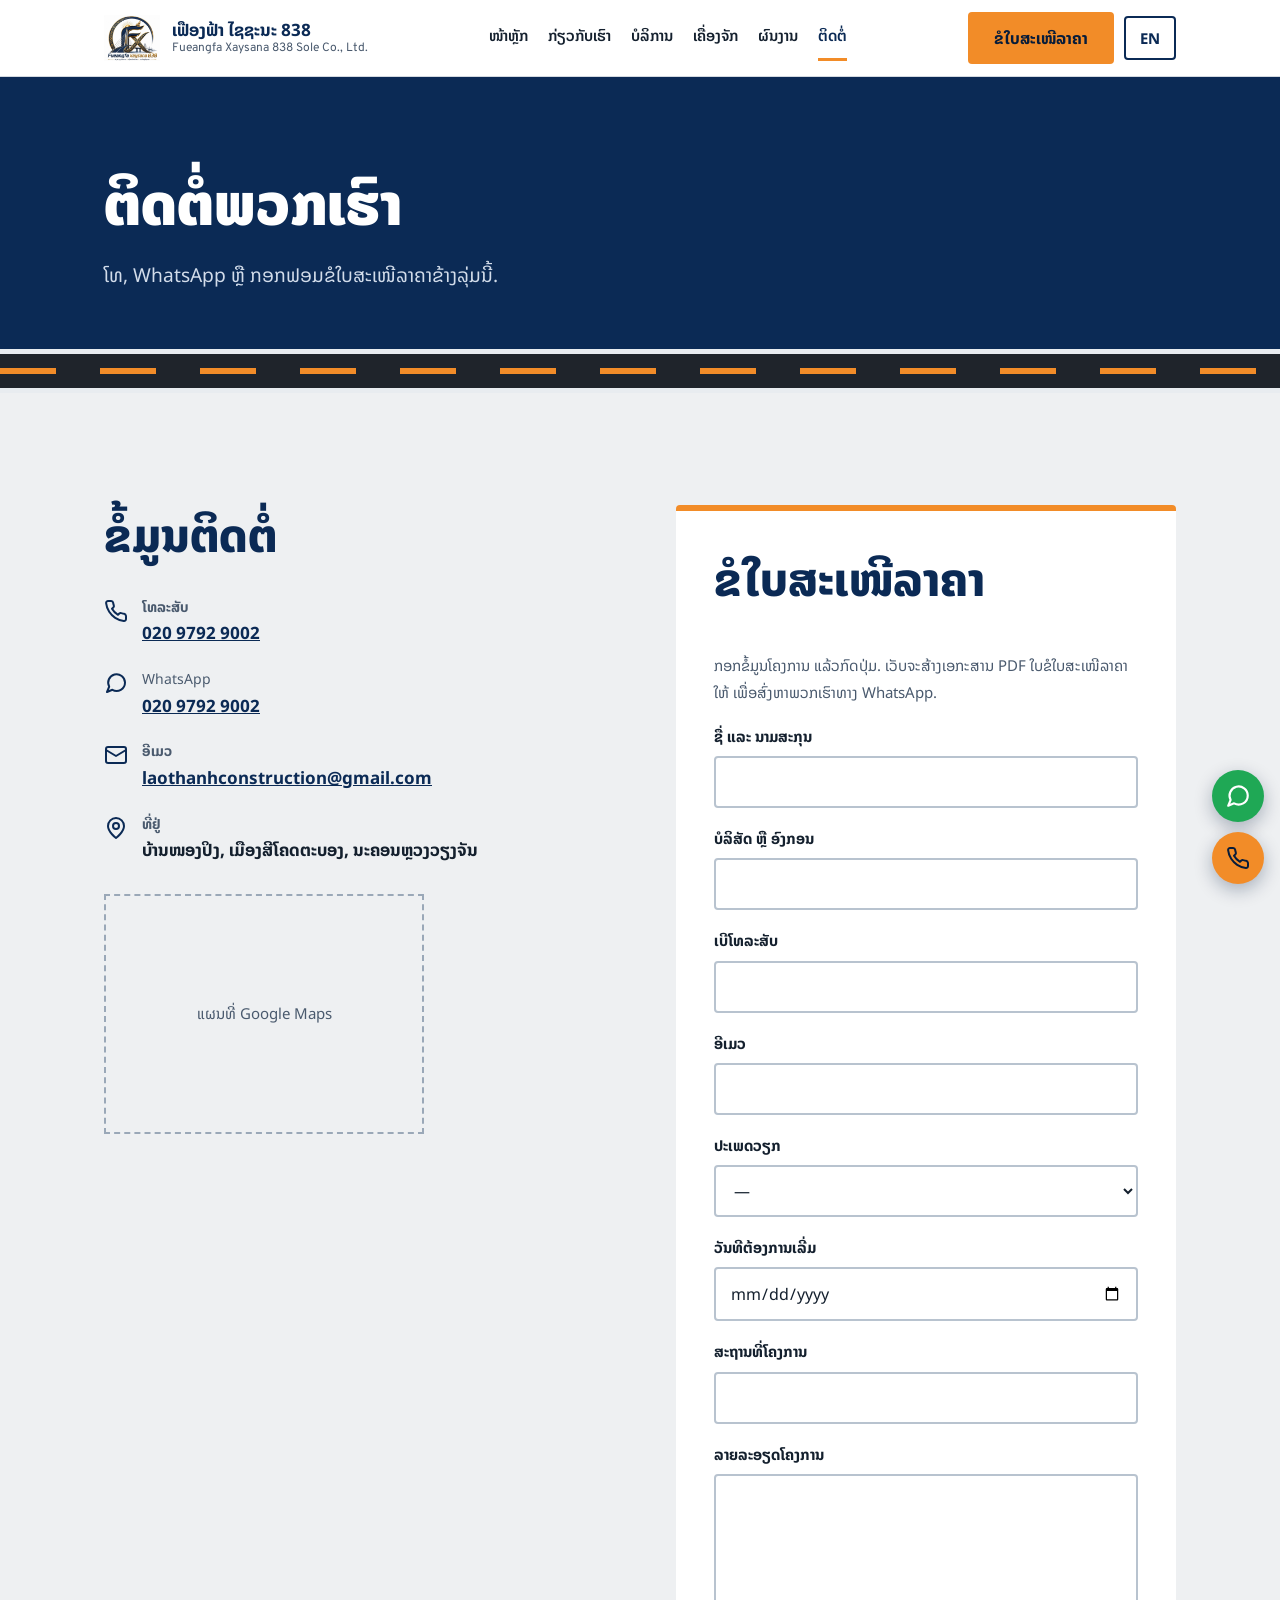
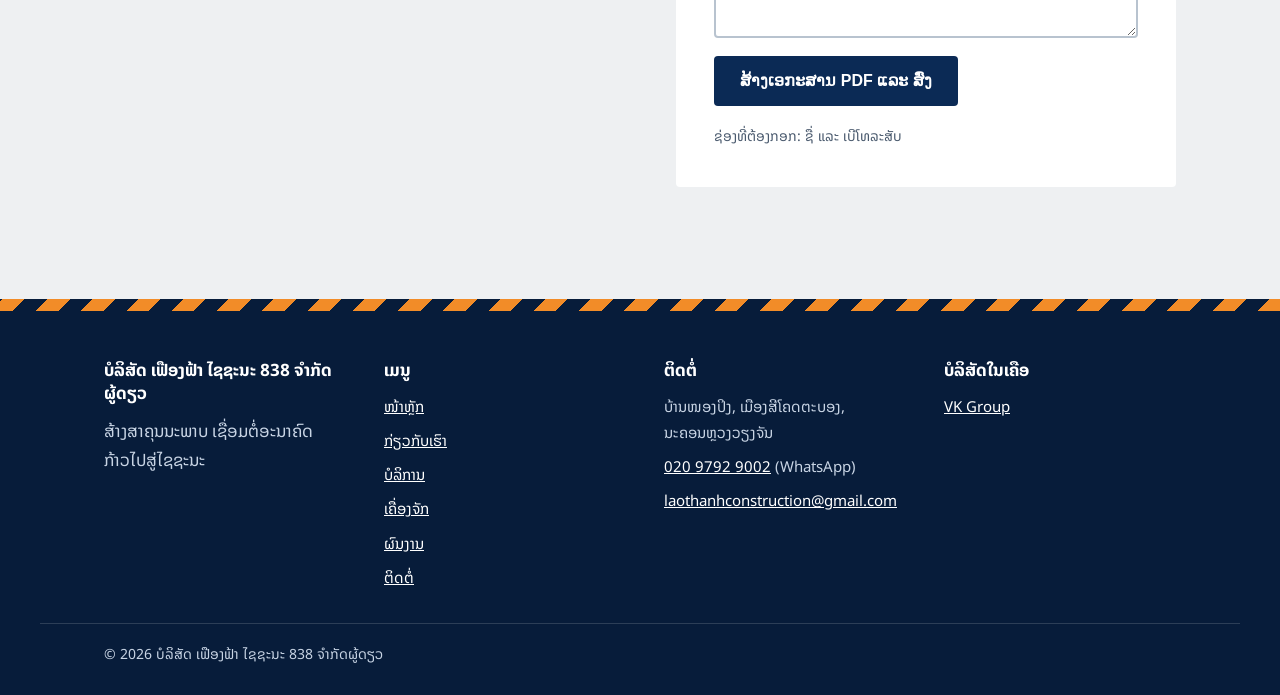
<file: contact.html>
<!DOCTYPE html>
<html lang="lo">
<head>
<meta charset="utf-8">
<meta name="viewport" content="width=device-width, initial-scale=1">
<title>ຕິດຕໍ່ | Fueangfa Xaysana 838</title>
<meta name="description" content="Contact Fueangfa Xaysana 838: phone, WhatsApp, email and quote request.">
<link rel="icon" href="images/logo.png">
<link rel="preconnect" href="https://fonts.googleapis.com">
<link rel="preconnect" href="https://fonts.gstatic.com" crossorigin>
<link rel="stylesheet" href="https://fonts.googleapis.com/css2?family=Noto+Sans+Lao:wght@400;500;700;800;900&amp;family=Overpass:wght@400;600;700;800;900&amp;display=swap">
<link rel="stylesheet" href="css/style.css?v=20261031">
<link rel="stylesheet" href="css/animations.css?v=20261031">
<link rel="stylesheet" href="css/quote-pdf.css?v=20261031">
</head>
<body>
<!-- ===== หัวเว็บ (เหมือนกันทุกหน้า) ===== -->
<header class="site-header">
  <div class="wrap header-inner">
    <a class="brand" href="index.html">
      <img src="images/logo.png" alt="Fueangfa Xaysana 838" width="56" height="46">
      <span class="brand-name"><strong>ເຟືອງຟ້າ ໄຊຊະນະ 838</strong><small>Fueangfa Xaysana 838 Sole Co., Ltd.</small></span>
    </a>
    <nav class="main-nav" id="main-nav" aria-label="Main menu">
      <a href="index.html"><span class="lo">ໜ້າຫຼັກ</span><span class="en">Home</span></a>
      <a href="about.html"><span class="lo">ກ່ຽວກັບເຮົາ</span><span class="en">About</span></a>
      <a href="services.html"><span class="lo">ບໍລິການ</span><span class="en">Services</span></a>
      <a href="machinery.html"><span class="lo">ເຄື່ອງຈັກ</span><span class="en">Machinery</span></a>
      <a href="projects.html"><span class="lo">ຜົນງານ</span><span class="en">Projects</span></a>
      <a href="contact.html" aria-current="page"><span class="lo">ຕິດຕໍ່</span><span class="en">Contact</span></a>
    </nav>
    <div class="header-tools">
      <a class="btn btn-orange" href="contact.html#quote"><span class="lo">ຂໍໃບສະເໜີລາຄາ</span><span class="en">Request a quote</span></a>
      <button class="lang-btn" type="button" aria-label="ປ່ຽນພາສາ / Switch language"><span class="lo">EN</span><span class="en">ລາວ</span></button>
      <button class="menu-btn" type="button" aria-controls="main-nav" aria-expanded="false" aria-label="Menu">&#9776;</button>
    </div>
  </div>
</header>

<main>
<!-- ===== หัวข้อหน้า ===== -->
<section class="page-head">
  <div class="wrap">
    <h1 class="lo">ຕິດຕໍ່ພວກເຮົາ</h1><h1 class="en">Contact us</h1>
    <p class="lo lead">ໂທ, WhatsApp ຫຼື ກອກຟອມຂໍໃບສະເໜີລາຄາຂ້າງລຸ່ມນີ້.</p><p class="en lead">Call, WhatsApp, or fill in the quote form below.</p>
  </div>
</section>
<div class="road" aria-hidden="true"></div>

<!-- ===== ข้อมูลติดต่อ + ฟอร์มขอใบเสนอราคา ===== -->
<section class="section grey" id="quote">
  <div class="wrap two-col">
    <div>
      <h2 class="lo">ຂໍ້ມູນຕິດຕໍ່</h2><h2 class="en">Contact details</h2>
      <ul class="contact-list">
        <li><svg viewBox="0 0 24 24" width="24" height="24" fill="none" stroke="#0B2A55" stroke-width="2" stroke-linecap="round" stroke-linejoin="round" aria-hidden="true"><path d="M22 16.9v3a2 2 0 0 1-2.2 2 19.8 19.8 0 0 1-8.6-3.1 19.5 19.5 0 0 1-6-6A19.8 19.8 0 0 1 2.1 4.2 2 2 0 0 1 4.1 2h3a2 2 0 0 1 2 1.7c.1.9.4 1.8.7 2.7a2 2 0 0 1-.5 2.1L8 9.8a16 16 0 0 0 6 6l1.3-1.3a2 2 0 0 1 2.1-.4c.9.3 1.8.6 2.7.7a2 2 0 0 1 1.7 2z"/></svg><div><small><span class="lo">ໂທລະສັບ</span><span class="en">Phone</span></small><a href="tel:+8562097929002">020 9792 9002</a></div></li>
        <li><svg viewBox="0 0 24 24" width="24" height="24" fill="none" stroke="#0B2A55" stroke-width="2" stroke-linecap="round" stroke-linejoin="round" aria-hidden="true"><path d="M21 11.5a8.4 8.4 0 0 1-12.6 7.3L3 21l2.2-5.4A8.4 8.4 0 1 1 21 11.5z"/></svg><div><small>WhatsApp</small><a href="https://wa.me/8562097929002" target="_blank" rel="noopener">020 9792 9002</a></div></li>
        <li><svg viewBox="0 0 24 24" width="24" height="24" fill="none" stroke="#0B2A55" stroke-width="2" stroke-linecap="round" stroke-linejoin="round" aria-hidden="true"><rect x="2" y="4" width="20" height="16" rx="2"/><path d="m22 7-10 6L2 7"/></svg><div><small><span class="lo">ອີເມວ</span><span class="en">Email</span></small><a href="mailto:laothanhconstruction@gmail.com">laothanhconstruction@gmail.com</a></div></li>
        <li><svg viewBox="0 0 24 24" width="24" height="24" fill="none" stroke="#0B2A55" stroke-width="2" stroke-linecap="round" stroke-linejoin="round" aria-hidden="true"><path d="M20 10c0 6-8 12-8 12s-8-6-8-12a8 8 0 0 1 16 0z"/><circle cx="12" cy="10" r="3"/></svg><div><small><span class="lo">ທີ່ຢູ່</span><span class="en">Address</span></small><span class="lo">ບ້ານໜອງປິງ, ເມືອງສີໂຄດຕະບອງ, ນະຄອນຫຼວງວຽງຈັນ</span><span class="en">Nongping Village, Sykhottabong District, Vientiane Capital, Laos</span></div></li>
      </ul>
      <!-- แผนที่: เปิด Google Maps > แชร์ > ฝังแผนที่ แล้วเอาโค้ด <iframe> มาวางแทน <div class="placeholder map-box"> ข้างล่างนี้ -->
      <div class="placeholder map-box"><span class="lo">ແຜນທີ່ Google Maps</span><span class="en">Google Maps</span></div>
    </div>
    <form class="form" id="quote-form">
      <h2 class="lo">ຂໍໃບສະເໜີລາຄາ</h2><h2 class="en">Request a quote</h2>
      <p class="lo note">ກອກຂໍ້ມູນໂຄງການ ແລ້ວກົດປຸ່ມ. ເວັບຈະສ້າງເອກະສານ PDF ໃບຂໍໃບສະເໜີລາຄາໃຫ້ ເພື່ອສົ່ງຫາພວກເຮົາທາງ WhatsApp.</p><p class="en note">Fill in your project details and tap the button. We’ll create a PDF request for quotation for you to send us on WhatsApp.</p>
      <div class="form-grid">
        <div class="field"><label for="q-name"><span class="lo">ຊື່ ແລະ ນາມສະກຸນ</span><span class="en">Full name</span></label><input id="q-name" type="text" autocomplete="name" required></div>
        <div class="field"><label for="q-org"><span class="lo">ບໍລິສັດ ຫຼື ອົງກອນ</span><span class="en">Company or organization</span></label><input id="q-org" type="text" autocomplete="organization"></div>
        <div class="field"><label for="q-phone"><span class="lo">ເບີໂທລະສັບ</span><span class="en">Phone number</span></label><input id="q-phone" type="tel" autocomplete="tel" required></div>
        <div class="field"><label for="q-email"><span class="lo">ອີເມວ</span><span class="en">Email</span></label><input id="q-email" type="email" autocomplete="email"></div>
        <div class="field"><label for="q-kind"><span class="lo">ປະເພດວຽກ</span><span class="en">Type of work</span></label><select id="q-kind"><option value="">—</option><option>ຖະໜົນ / Road</option><option>ຂົວ / Bridge</option><option>ເຊົ່າອຸປະກອນກົນຈັກໜັກ / Equipment rental</option><option>ກໍ່ສ້າງ, ວຽກໂຍທາ / Construction, civil works</option><option>ອອກແບບ / Design</option><option>ອື່ນໆ / Other</option></select></div>
        <div class="field"><label for="q-start"><span class="lo">ວັນທີຕ້ອງການເລີ່ມ</span><span class="en">Preferred start date</span></label><input id="q-start" type="date" ></div>
      </div>
      <div class="field"><label for="q-place"><span class="lo">ສະຖານທີ່ໂຄງການ</span><span class="en">Project location</span></label><input id="q-place" type="text" ></div>
      <div class="field"><label for="q-details"><span class="lo">ລາຍລະອຽດໂຄງການ</span><span class="en">Project details</span></label><textarea id="q-details" rows="5"></textarea></div>
      <button class="btn btn-navy" type="submit" style="align-self: flex-start; cursor: pointer"><span class="lo">ສ້າງເອກະສານ PDF ແລະ ສົ່ງ</span><span class="en">Create PDF and send</span></button>
      <p class="lo form-note">ຊ່ອງທີ່ຕ້ອງກອກ: ຊື່ ແລະ ເບີໂທລະສັບ</p><p class="en form-note">Required: name and phone number</p>
    </form>
  </div>
</section>

</main>

<!-- ===== ท้ายเว็บ (เหมือนกันทุกหน้า) ===== -->
<footer class="site-footer">
  <div class="wrap footer-grid">
    <div>
      <h3><span class="lo">ບໍລິສັດ ເຟືອງຟ້າ ໄຊຊະນະ 838 ຈຳກັດຜູ້ດຽວ</span><span class="en">Fueangfa Xaysana 838 Sole Co., Ltd.</span></h3>
      <p class="lo">ສ້າງສາຄຸນນະພາບ ເຊື່ອມຕໍ່ອະນາຄົດ ກ້າວໄປສູ່ໄຊຊະນະ</p><p class="en">Building quality, connecting the future, moving toward victory.</p>
    </div>
    <div>
      <h3><span class="lo">ເມນູ</span><span class="en">Menu</span></h3>
      <ul>
        <li><a href="index.html"><span class="lo">ໜ້າຫຼັກ</span><span class="en">Home</span></a></li>
        <li><a href="about.html"><span class="lo">ກ່ຽວກັບເຮົາ</span><span class="en">About</span></a></li>
        <li><a href="services.html"><span class="lo">ບໍລິການ</span><span class="en">Services</span></a></li>
        <li><a href="machinery.html"><span class="lo">ເຄື່ອງຈັກ</span><span class="en">Machinery</span></a></li>
        <li><a href="projects.html"><span class="lo">ຜົນງານ</span><span class="en">Projects</span></a></li>
        <li><a href="contact.html"><span class="lo">ຕິດຕໍ່</span><span class="en">Contact</span></a></li>
      </ul>
    </div>
    <div>
      <h3><span class="lo">ຕິດຕໍ່</span><span class="en">Contact</span></h3>
      <ul>
        <li><span class="lo">ບ້ານໜອງປິງ, ເມືອງສີໂຄດຕະບອງ, ນະຄອນຫຼວງວຽງຈັນ</span><span class="en">Nongping Village, Sykhottabong District, Vientiane Capital, Laos</span></li>
        <li><a href="tel:+8562097929002">020 9792 9002</a> (WhatsApp)</li>
        <li><a href="mailto:laothanhconstruction@gmail.com">laothanhconstruction@gmail.com</a></li>
      </ul>
    </div>
    <div>
      <h3><span class="lo">ບໍລິສັດໃນເຄືອ</span><span class="en">Sister company</span></h3>
      <ul>
        <li><a href="https://www.vkgrouplao.com" target="_blank" rel="noopener">VK Group</a></li>
      </ul>
    </div>
  </div>
  <div class="wrap footer-bottom">&copy; 2026 <span class="lo">ບໍລິສັດ ເຟືອງຟ້າ ໄຊຊະນະ 838 ຈຳກັດຜູ້ດຽວ</span><span class="en">Fueangfa Xaysana 838 Sole Co., Ltd.</span></div>
</footer>

<!-- ===== ปุ่มลอย: กลับขึ้นบน / WhatsApp / โทร (เหมือนกันทุกหน้า) ===== -->
<div class="float-contact">
  <button class="to-top" type="button" aria-label="ກັບຂຶ້ນເທິງ / Back to top"><svg viewBox="0 0 24 24" width="24" height="24" fill="none" stroke="#FFFFFF" stroke-width="2.5" stroke-linecap="round" stroke-linejoin="round" aria-hidden="true"><path d="M12 19V5M5 12l7-7 7 7"/></svg></button>
  <a class="fc-wa" href="https://wa.me/8562097929002" target="_blank" rel="noopener" aria-label="WhatsApp"><svg viewBox="0 0 24 24" width="26" height="26" fill="none" stroke="#FFFFFF" stroke-width="2" stroke-linecap="round" stroke-linejoin="round" aria-hidden="true"><path d="M21 11.5a8.4 8.4 0 0 1-12.6 7.3L3 21l2.2-5.4A8.4 8.4 0 1 1 21 11.5z"/></svg></a>
  <a class="fc-phone" href="tel:+8562097929002" aria-label="ໂທ / Call 020 9792 9002"><svg viewBox="0 0 24 24" width="24" height="24" fill="none" stroke="#071C3A" stroke-width="2" stroke-linecap="round" stroke-linejoin="round" aria-hidden="true"><path d="M22 16.9v3a2 2 0 0 1-2.2 2 19.8 19.8 0 0 1-8.6-3.1 19.5 19.5 0 0 1-6-6A19.8 19.8 0 0 1 2.1 4.2 2 2 0 0 1 4.1 2h3a2 2 0 0 1 2 1.7c.1.9.4 1.8.7 2.7a2 2 0 0 1-.5 2.1L8 9.8a16 16 0 0 0 6 6l1.3-1.3a2 2 0 0 1 2.1-.4c.9.3 1.8.6 2.7.7a2 2 0 0 1 1.7 2z"/></svg></a>
</div>

<script src="js/main.js?v=20261031"></script>
<script src="js/animations.js?v=20261031"></script>
<script src="js/vendor/html2canvas.min.js?v=20261031"></script>
<script src="js/vendor/jspdf.umd.min.js?v=20261031"></script>
<script src="js/quote-pdf.js?v=20261031"></script>
</body>
</html>
</file>
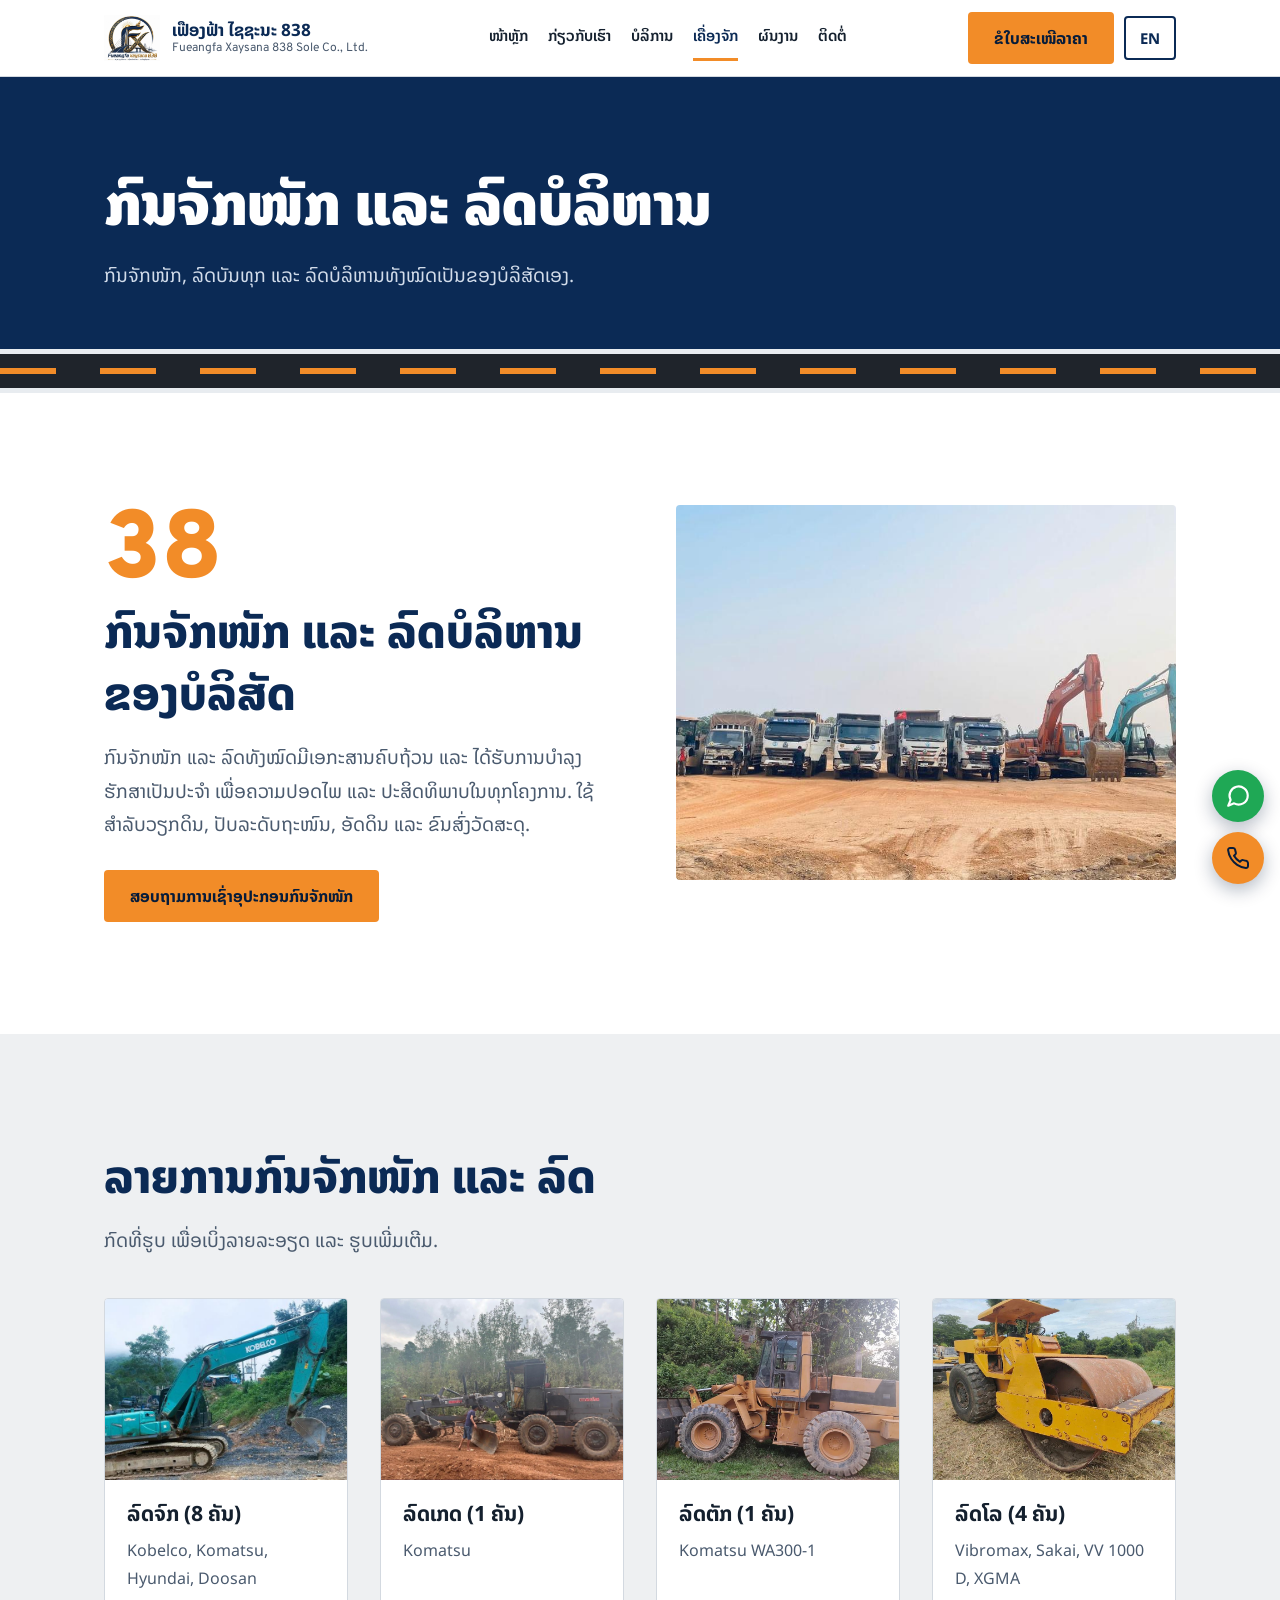
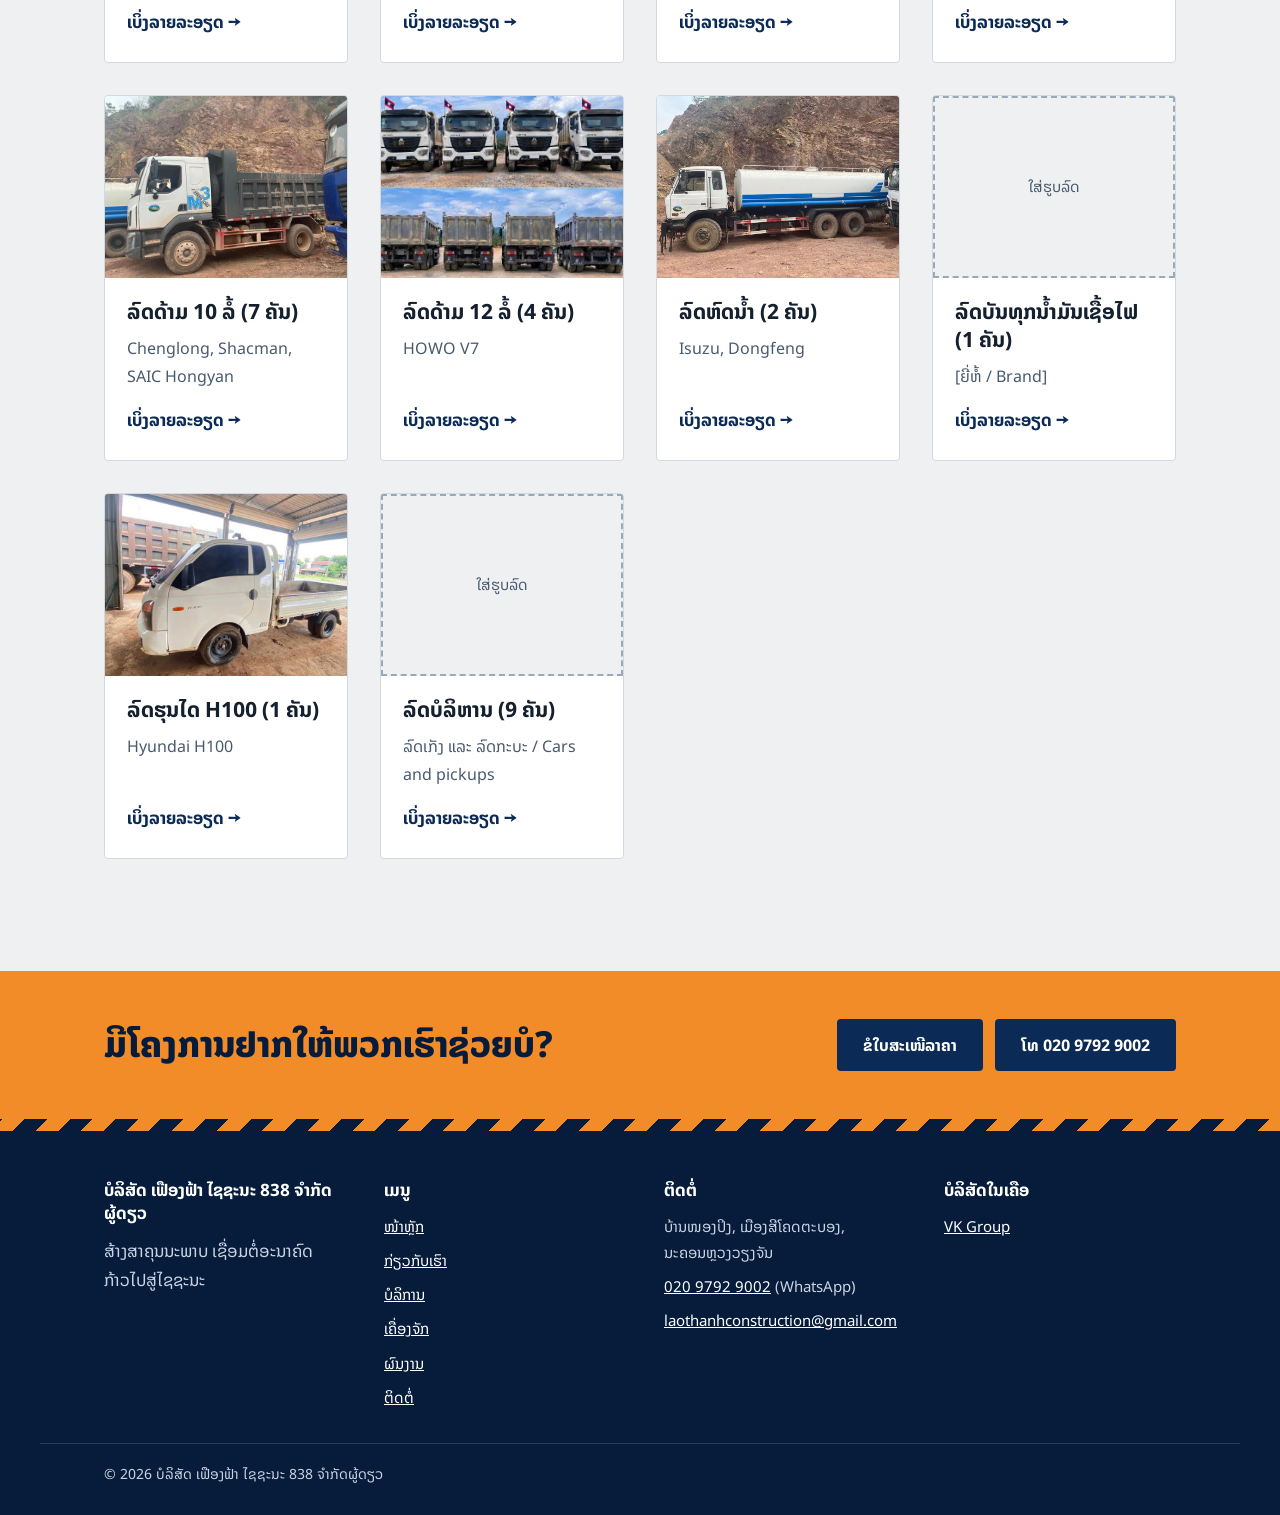
<file: machinery.html>
<!DOCTYPE html>
<html lang="lo">
<head>
<meta charset="utf-8">
<meta name="viewport" content="width=device-width, initial-scale=1">
<title>ເຄື່ອງຈັກ | Fueangfa Xaysana 838</title>
<meta name="description" content="Heavy machinery fleet of Fueangfa Xaysana 838: 38 company-owned machines and vehicles.">
<link rel="icon" href="images/logo.png">
<link rel="preconnect" href="https://fonts.googleapis.com">
<link rel="preconnect" href="https://fonts.gstatic.com" crossorigin>
<link rel="stylesheet" href="https://fonts.googleapis.com/css2?family=Noto+Sans+Lao:wght@400;500;700;800;900&amp;family=Overpass:wght@400;600;700;800;900&amp;display=swap">
<link rel="stylesheet" href="css/style.css?v=20261031">
<link rel="stylesheet" href="css/animations.css?v=20261031">
<link rel="stylesheet" href="css/detail-popup.css?v=20261031">
</head>
<body>
<!-- ===== หัวเว็บ (เหมือนกันทุกหน้า) ===== -->
<header class="site-header">
  <div class="wrap header-inner">
    <a class="brand" href="index.html">
      <img src="images/logo.png" alt="Fueangfa Xaysana 838" width="56" height="46">
      <span class="brand-name"><strong>ເຟືອງຟ້າ ໄຊຊະນະ 838</strong><small>Fueangfa Xaysana 838 Sole Co., Ltd.</small></span>
    </a>
    <nav class="main-nav" id="main-nav" aria-label="Main menu">
      <a href="index.html"><span class="lo">ໜ້າຫຼັກ</span><span class="en">Home</span></a>
      <a href="about.html"><span class="lo">ກ່ຽວກັບເຮົາ</span><span class="en">About</span></a>
      <a href="services.html"><span class="lo">ບໍລິການ</span><span class="en">Services</span></a>
      <a href="machinery.html" aria-current="page"><span class="lo">ເຄື່ອງຈັກ</span><span class="en">Machinery</span></a>
      <a href="projects.html"><span class="lo">ຜົນງານ</span><span class="en">Projects</span></a>
      <a href="contact.html"><span class="lo">ຕິດຕໍ່</span><span class="en">Contact</span></a>
    </nav>
    <div class="header-tools">
      <a class="btn btn-orange" href="contact.html#quote"><span class="lo">ຂໍໃບສະເໜີລາຄາ</span><span class="en">Request a quote</span></a>
      <button class="lang-btn" type="button" aria-label="ປ່ຽນພາສາ / Switch language"><span class="lo">EN</span><span class="en">ລາວ</span></button>
      <button class="menu-btn" type="button" aria-controls="main-nav" aria-expanded="false" aria-label="Menu">&#9776;</button>
    </div>
  </div>
</header>

<main>
<!-- ===== หัวข้อหน้า ===== -->
<section class="page-head">
  <div class="wrap">
    <h1 class="lo">ກົນຈັກໜັກ ແລະ ລົດບໍລິຫານ</h1><h1 class="en">Heavy machinery and company vehicles</h1>
    <p class="lo lead">ກົນຈັກໜັກ, ລົດບັນທຸກ ແລະ ລົດບໍລິຫານທັງໝົດເປັນຂອງບໍລິສັດເອງ.</p><p class="en lead">All our heavy machinery, trucks and company vehicles are company-owned.</p>
  </div>
</section>
<div class="road" aria-hidden="true"></div>

<!-- ===== สรุปจำนวนเครื่องจักร ===== -->
<section class="section">
  <div class="wrap two-col">
    <div>
      <div class="fleet-total" data-count="38">38</div>
      <h2 class="lo">ກົນຈັກໜັກ ແລະ ລົດບໍລິຫານຂອງບໍລິສັດ</h2><h2 class="en">company-owned machines and vehicles</h2>
      <p class="lo lead">ກົນຈັກໜັກ ແລະ ລົດທັງໝົດມີເອກະສານຄົບຖ້ວນ ແລະ ໄດ້ຮັບການບຳລຸງຮັກສາເປັນປະຈຳ ເພື່ອຄວາມປອດໄພ ແລະ ປະສິດທິພາບໃນທຸກໂຄງການ. ໃຊ້ສຳລັບວຽກດິນ, ປັບລະດັບຖະໜົນ, ອັດດິນ ແລະ ຂົນສົ່ງວັດສະດຸ.</p><p class="en lead">Every machine is fully documented and regularly maintained for safety and performance on every project. We use them for earthworks, road grading, compaction and material transport.</p>
      <a class="btn btn-orange" style="margin-top: 28px" href="contact.html#quote"><span class="lo">ສອບຖາມການເຊົ່າອຸປະກອນກົນຈັກໜັກ</span><span class="en">Ask about equipment rental</span></a>
    </div>
    <img class="photo" src="images/fleet-trucks.jpg" alt="Company trucks and excavator" loading="lazy">
  </div>
</section>

<!-- ===== รายการกลจักร: กดการ์ดดูรายละเอียด (แก้ข้อมูลที่ js/machinery-data.js) ===== -->
<section class="section grey">
  <div class="wrap">
    <h2 class="lo">ລາຍການກົນຈັກໜັກ ແລະ ລົດ</h2><h2 class="en">Fleet list</h2>
    <p class="lo lead">ກົດທີ່ຮູບ ເພື່ອເບິ່ງລາຍລະອຽດ ແລະ ຮູບເພີ່ມເຕີມ.</p><p class="en lead">Tap a card to see details and more photos.</p>
    <div class="grid" style="margin-top: 40px">
  <article class="card" data-project="excavators">
    <img src="images/machinery/excavator-1.jpg" alt="Kobelco excavator" loading="lazy">
    <div class="card-body">
      <h3 class="lo">ລົດຈົກ (8 ຄັນ)</h3><h3 class="en">Excavators (8)</h3>
      <p class="lo">Kobelco, Komatsu, Hyundai, Doosan</p><p class="en">Kobelco, Komatsu, Hyundai, Doosan</p>
      <button class="card-more" type="button"><span class="lo">ເບິ່ງລາຍລະອຽດ</span><span class="en">View details</span> &rarr;</button>
    </div>
  </article>
  <article class="card" data-project="grader">
    <img src="images/machinery/grader-1.jpg" alt="Komatsu motor grader" loading="lazy">
    <div class="card-body">
      <h3 class="lo">ລົດເກດ (1 ຄັນ)</h3><h3 class="en">Motor grader (1)</h3>
      <p class="lo">Komatsu</p><p class="en">Komatsu</p>
      <button class="card-more" type="button"><span class="lo">ເບິ່ງລາຍລະອຽດ</span><span class="en">View details</span> &rarr;</button>
    </div>
  </article>
  <article class="card" data-project="loader">
    <img src="images/machinery/loader-1.jpg" alt="Komatsu wheel loader" loading="lazy">
    <div class="card-body">
      <h3 class="lo">ລົດຕັກ (1 ຄັນ)</h3><h3 class="en">Wheel loader (1)</h3>
      <p class="lo">Komatsu WA300-1</p><p class="en">Komatsu WA300-1</p>
      <button class="card-more" type="button"><span class="lo">ເບິ່ງລາຍລະອຽດ</span><span class="en">View details</span> &rarr;</button>
    </div>
  </article>
  <article class="card" data-project="rollers">
    <img src="images/machinery/roller-1.jpg" alt="Road roller" loading="lazy">
    <div class="card-body">
      <h3 class="lo">ລົດໂລ (4 ຄັນ)</h3><h3 class="en">Rollers (4)</h3>
      <p class="lo">Vibromax, Sakai, VV 1000 D, XGMA</p><p class="en">Vibromax, Sakai, VV 1000 D, XGMA</p>
      <button class="card-more" type="button"><span class="lo">ເບິ່ງລາຍລະອຽດ</span><span class="en">View details</span> &rarr;</button>
    </div>
  </article>
  <article class="card" data-project="dump-10">
    <img src="images/machinery/dump10-1.jpg" alt="10-wheel dump truck" loading="lazy">
    <div class="card-body">
      <h3 class="lo">ລົດດ້າມ 10 ລໍ້ (7 ຄັນ)</h3><h3 class="en">Dump trucks, 10-wheel (7)</h3>
      <p class="lo">Chenglong, Shacman, SAIC Hongyan</p><p class="en">Chenglong, Shacman, SAIC Hongyan</p>
      <button class="card-more" type="button"><span class="lo">ເບິ່ງລາຍລະອຽດ</span><span class="en">View details</span> &rarr;</button>
    </div>
  </article>
  <article class="card" data-project="dump-12">
    <img src="images/machinery/dump12-1.jpg" alt="HOWO dump trucks" loading="lazy">
    <div class="card-body">
      <h3 class="lo">ລົດດ້າມ 12 ລໍ້ (4 ຄັນ)</h3><h3 class="en">Dump trucks, 12-wheel (4)</h3>
      <p class="lo">HOWO V7</p><p class="en">HOWO V7</p>
      <button class="card-more" type="button"><span class="lo">ເບິ່ງລາຍລະອຽດ</span><span class="en">View details</span> &rarr;</button>
    </div>
  </article>
  <article class="card" data-project="water-trucks">
    <img src="images/machinery/water-1.jpg" alt="Water truck" loading="lazy">
    <div class="card-body">
      <h3 class="lo">ລົດຫົດນ້ຳ (2 ຄັນ)</h3><h3 class="en">Water trucks (2)</h3>
      <p class="lo">Isuzu, Dongfeng</p><p class="en">Isuzu, Dongfeng</p>
      <button class="card-more" type="button"><span class="lo">ເບິ່ງລາຍລະອຽດ</span><span class="en">View details</span> &rarr;</button>
    </div>
  </article>
  <article class="card" data-project="fuel-truck">
    <div class="placeholder"><span class="lo">ໃສ່ຮູບລົດ</span><span class="en">Add vehicle photo</span></div>
    <div class="card-body">
      <h3 class="lo">ລົດບັນທຸກນ້ຳມັນເຊື້ອໄຟ (1 ຄັນ)</h3><h3 class="en">Fuel truck (1)</h3>
      <p class="lo">[ຍີ່ຫໍ້ / Brand]</p><p class="en">[ຍີ່ຫໍ້ / Brand]</p>
      <button class="card-more" type="button"><span class="lo">ເບິ່ງລາຍລະອຽດ</span><span class="en">View details</span> &rarr;</button>
    </div>
  </article>
  <article class="card" data-project="hyundai-h100">
    <img src="images/machinery/h100-1.jpg" alt="Hyundai H100" loading="lazy">
    <div class="card-body">
      <h3 class="lo">ລົດຮຸນໄດ H100 (1 ຄັນ)</h3><h3 class="en">Hyundai H100 light truck (1)</h3>
      <p class="lo">Hyundai H100</p><p class="en">Hyundai H100</p>
      <button class="card-more" type="button"><span class="lo">ເບິ່ງລາຍລະອຽດ</span><span class="en">View details</span> &rarr;</button>
    </div>
  </article>
  <article class="card" data-project="company-vehicles">
    <div class="placeholder"><span class="lo">ໃສ່ຮູບລົດ</span><span class="en">Add vehicle photo</span></div>
    <div class="card-body">
      <h3 class="lo">ລົດບໍລິຫານ (9 ຄັນ)</h3><h3 class="en">Company vehicles (9)</h3>
      <p class="lo">ລົດເກັງ ແລະ ລົດກະບະ / Cars and pickups</p><p class="en">ລົດເກັງ ແລະ ລົດກະບະ / Cars and pickups</p>
      <button class="card-more" type="button"><span class="lo">ເບິ່ງລາຍລະອຽດ</span><span class="en">View details</span> &rarr;</button>
    </div>
  </article>
    </div>
  </div>
</section>

<!-- ===== แถบชวนติดต่อ ===== -->
<section class="cta">
  <div class="wrap">
    <h2 class="lo">ມີໂຄງການຢາກໃຫ້ພວກເຮົາຊ່ວຍບໍ?</h2><h2 class="en">Have a project in mind?</h2>
    <div class="btn-row">
      <a class="btn btn-navy" href="contact.html#quote"><span class="lo">ຂໍໃບສະເໜີລາຄາ</span><span class="en">Request a quote</span></a>
      <a class="btn btn-navy" href="tel:+8562097929002"><span class="lo">ໂທ 020 9792 9002</span><span class="en">Call +856 20 9792 9002</span></a>
    </div>
  </div>
</section>

</main>

<!-- ===== ท้ายเว็บ (เหมือนกันทุกหน้า) ===== -->
<footer class="site-footer">
  <div class="wrap footer-grid">
    <div>
      <h3><span class="lo">ບໍລິສັດ ເຟືອງຟ້າ ໄຊຊະນະ 838 ຈຳກັດຜູ້ດຽວ</span><span class="en">Fueangfa Xaysana 838 Sole Co., Ltd.</span></h3>
      <p class="lo">ສ້າງສາຄຸນນະພາບ ເຊື່ອມຕໍ່ອະນາຄົດ ກ້າວໄປສູ່ໄຊຊະນະ</p><p class="en">Building quality, connecting the future, moving toward victory.</p>
    </div>
    <div>
      <h3><span class="lo">ເມນູ</span><span class="en">Menu</span></h3>
      <ul>
        <li><a href="index.html"><span class="lo">ໜ້າຫຼັກ</span><span class="en">Home</span></a></li>
        <li><a href="about.html"><span class="lo">ກ່ຽວກັບເຮົາ</span><span class="en">About</span></a></li>
        <li><a href="services.html"><span class="lo">ບໍລິການ</span><span class="en">Services</span></a></li>
        <li><a href="machinery.html"><span class="lo">ເຄື່ອງຈັກ</span><span class="en">Machinery</span></a></li>
        <li><a href="projects.html"><span class="lo">ຜົນງານ</span><span class="en">Projects</span></a></li>
        <li><a href="contact.html"><span class="lo">ຕິດຕໍ່</span><span class="en">Contact</span></a></li>
      </ul>
    </div>
    <div>
      <h3><span class="lo">ຕິດຕໍ່</span><span class="en">Contact</span></h3>
      <ul>
        <li><span class="lo">ບ້ານໜອງປິງ, ເມືອງສີໂຄດຕະບອງ, ນະຄອນຫຼວງວຽງຈັນ</span><span class="en">Nongping Village, Sykhottabong District, Vientiane Capital, Laos</span></li>
        <li><a href="tel:+8562097929002">020 9792 9002</a> (WhatsApp)</li>
        <li><a href="mailto:laothanhconstruction@gmail.com">laothanhconstruction@gmail.com</a></li>
      </ul>
    </div>
    <div>
      <h3><span class="lo">ບໍລິສັດໃນເຄືອ</span><span class="en">Sister company</span></h3>
      <ul>
        <li><a href="https://www.vkgrouplao.com" target="_blank" rel="noopener">VK Group</a></li>
      </ul>
    </div>
  </div>
  <div class="wrap footer-bottom">&copy; 2026 <span class="lo">ບໍລິສັດ ເຟືອງຟ້າ ໄຊຊະນະ 838 ຈຳກັດຜູ້ດຽວ</span><span class="en">Fueangfa Xaysana 838 Sole Co., Ltd.</span></div>
</footer>

<!-- ===== ปุ่มลอย: กลับขึ้นบน / WhatsApp / โทร (เหมือนกันทุกหน้า) ===== -->
<div class="float-contact">
  <button class="to-top" type="button" aria-label="ກັບຂຶ້ນເທິງ / Back to top"><svg viewBox="0 0 24 24" width="24" height="24" fill="none" stroke="#FFFFFF" stroke-width="2.5" stroke-linecap="round" stroke-linejoin="round" aria-hidden="true"><path d="M12 19V5M5 12l7-7 7 7"/></svg></button>
  <a class="fc-wa" href="https://wa.me/8562097929002" target="_blank" rel="noopener" aria-label="WhatsApp"><svg viewBox="0 0 24 24" width="26" height="26" fill="none" stroke="#FFFFFF" stroke-width="2" stroke-linecap="round" stroke-linejoin="round" aria-hidden="true"><path d="M21 11.5a8.4 8.4 0 0 1-12.6 7.3L3 21l2.2-5.4A8.4 8.4 0 1 1 21 11.5z"/></svg></a>
  <a class="fc-phone" href="tel:+8562097929002" aria-label="ໂທ / Call 020 9792 9002"><svg viewBox="0 0 24 24" width="24" height="24" fill="none" stroke="#071C3A" stroke-width="2" stroke-linecap="round" stroke-linejoin="round" aria-hidden="true"><path d="M22 16.9v3a2 2 0 0 1-2.2 2 19.8 19.8 0 0 1-8.6-3.1 19.5 19.5 0 0 1-6-6A19.8 19.8 0 0 1 2.1 4.2 2 2 0 0 1 4.1 2h3a2 2 0 0 1 2 1.7c.1.9.4 1.8.7 2.7a2 2 0 0 1-.5 2.1L8 9.8a16 16 0 0 0 6 6l1.3-1.3a2 2 0 0 1 2.1-.4c.9.3 1.8.6 2.7.7a2 2 0 0 1 1.7 2z"/></svg></a>
</div>

<script src="js/main.js?v=20261031"></script>
<script src="js/animations.js?v=20261031"></script>
<script src="js/machinery-data.js?v=20261031"></script>
<script src="js/detail-popup.js?v=20261031"></script>
</body>
</html>
</file>
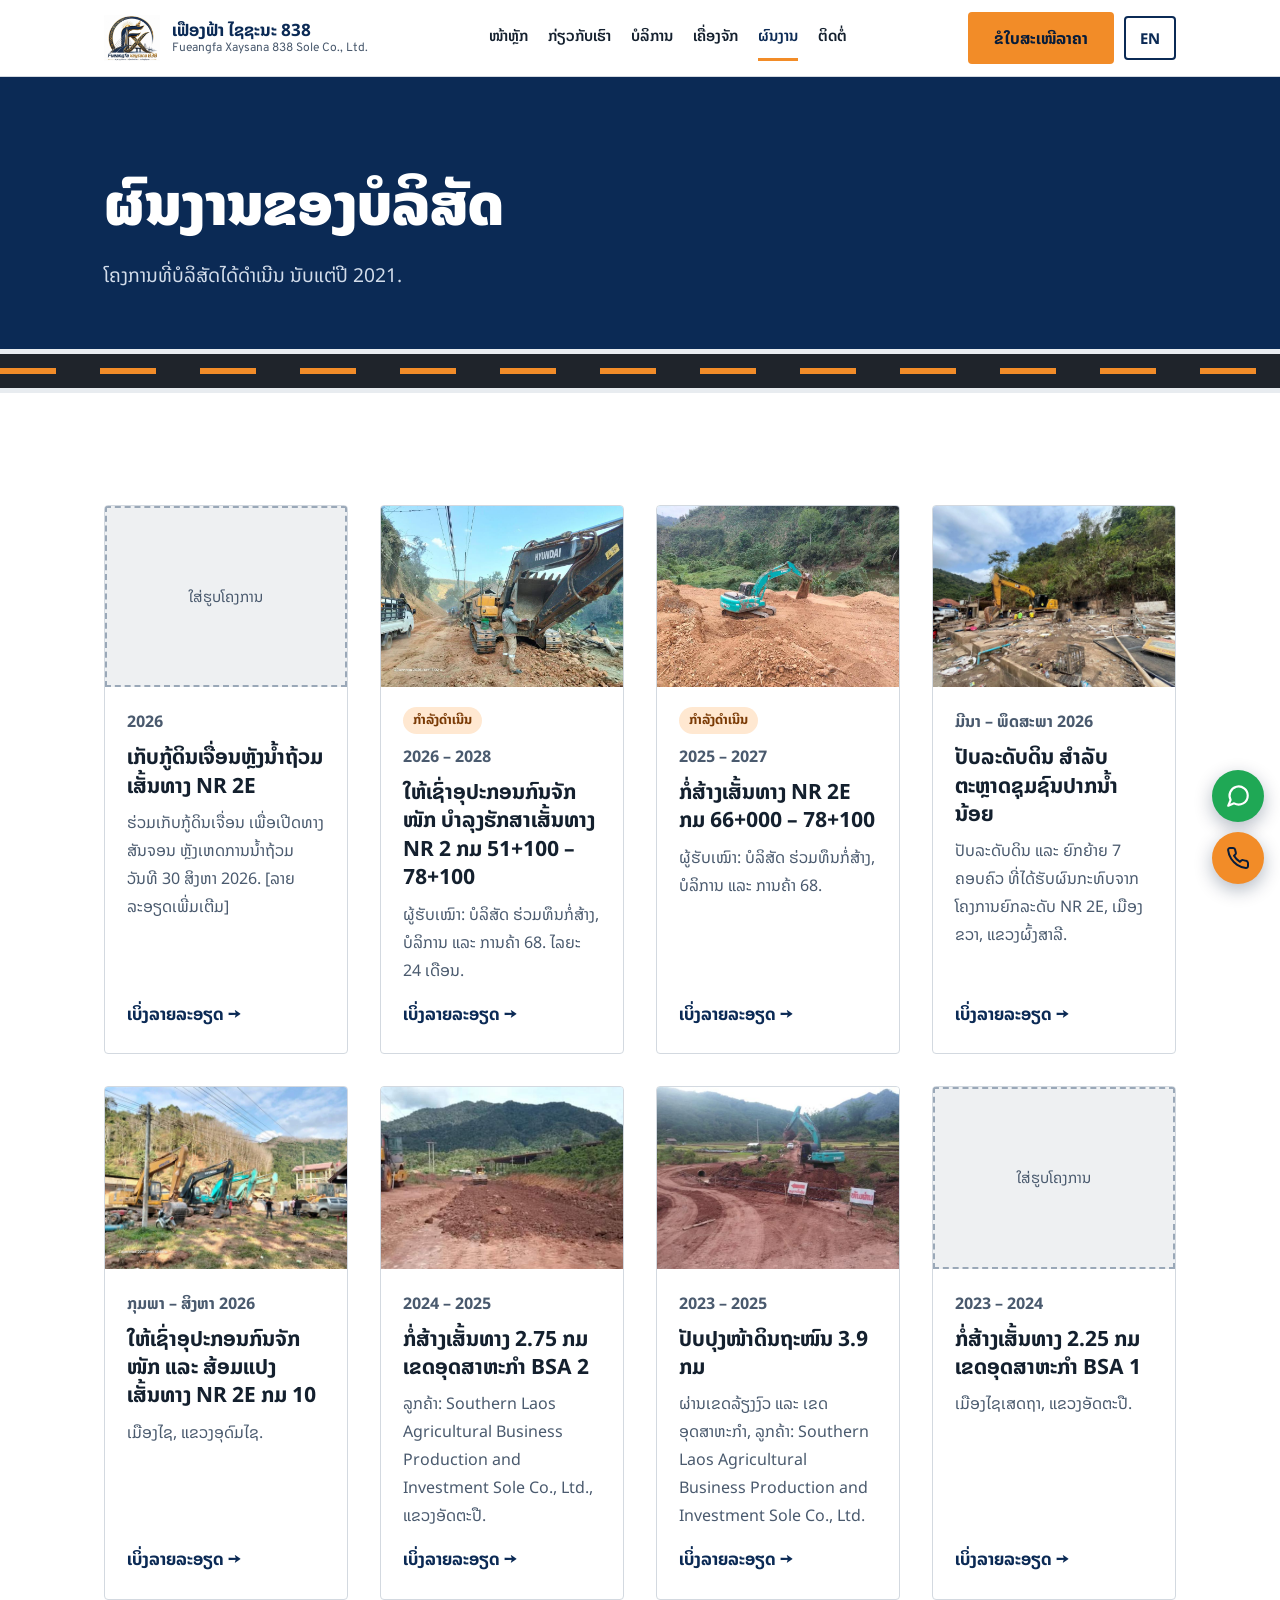
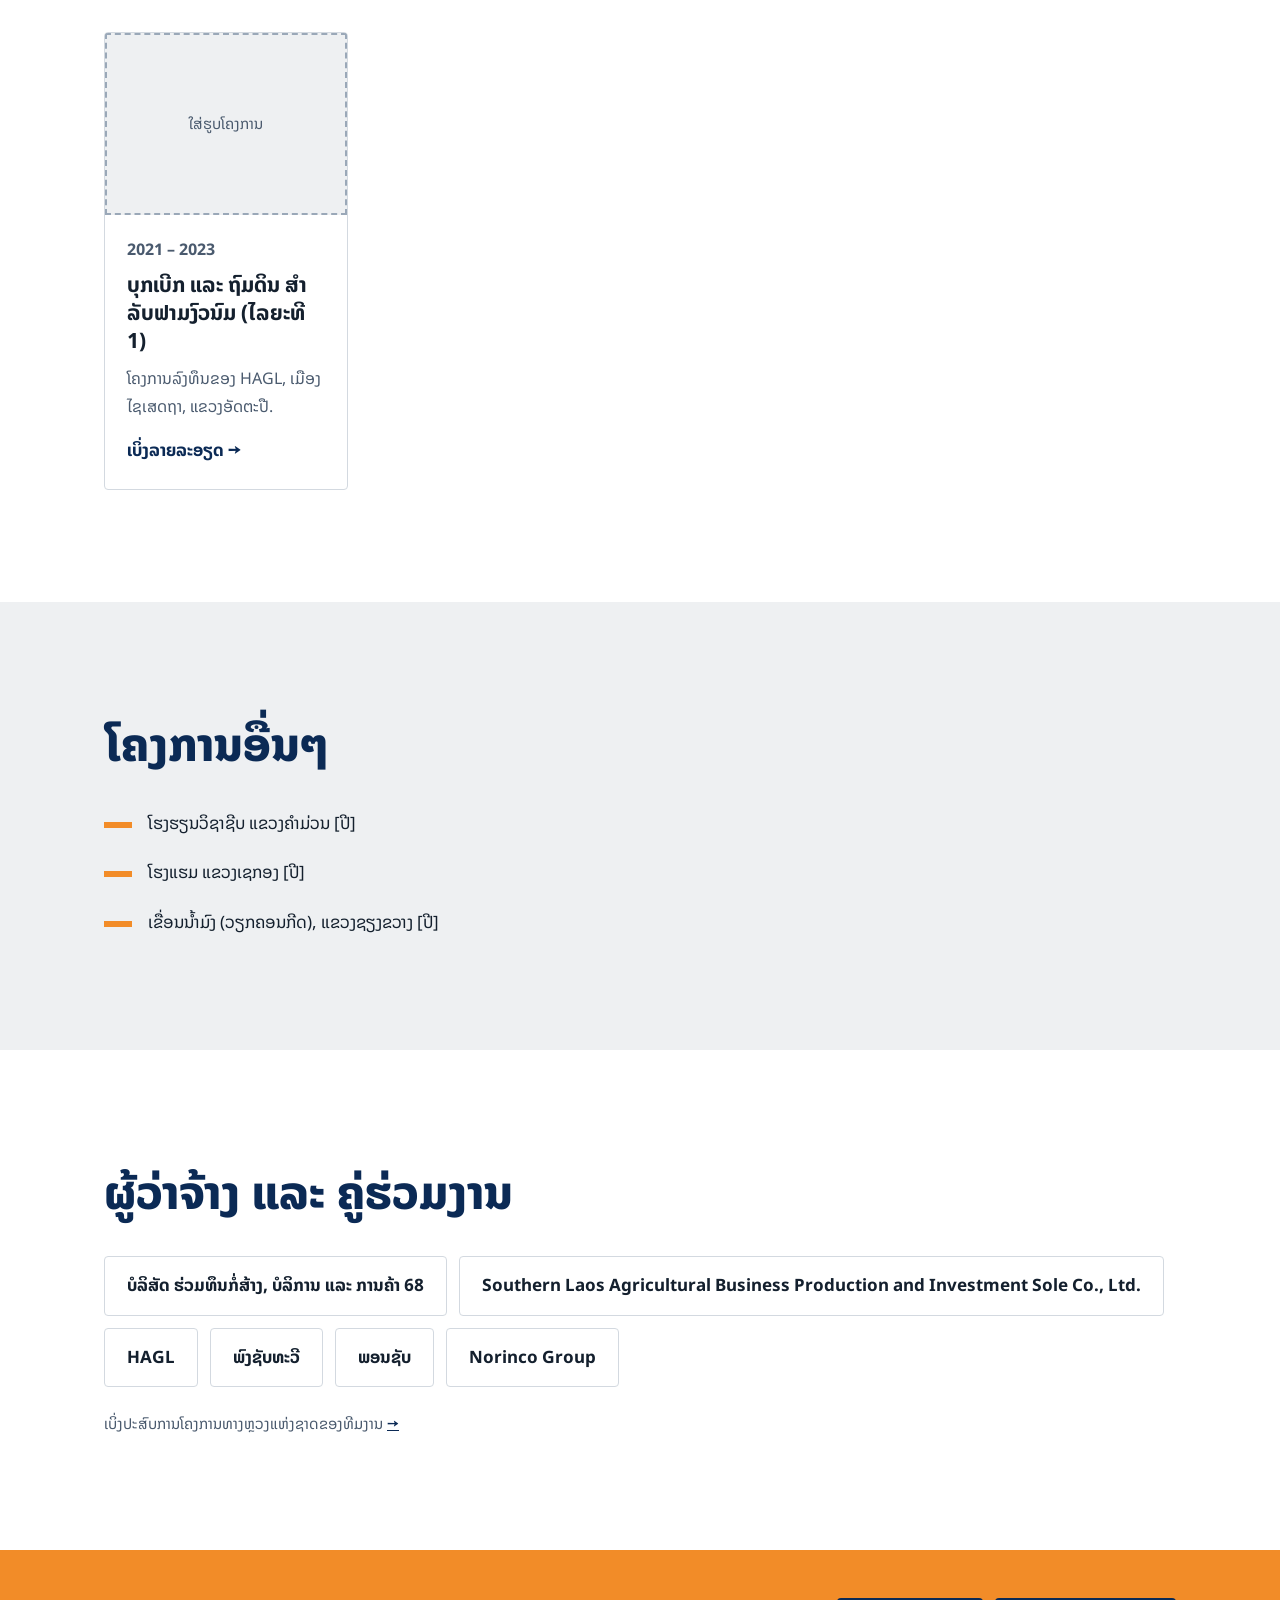
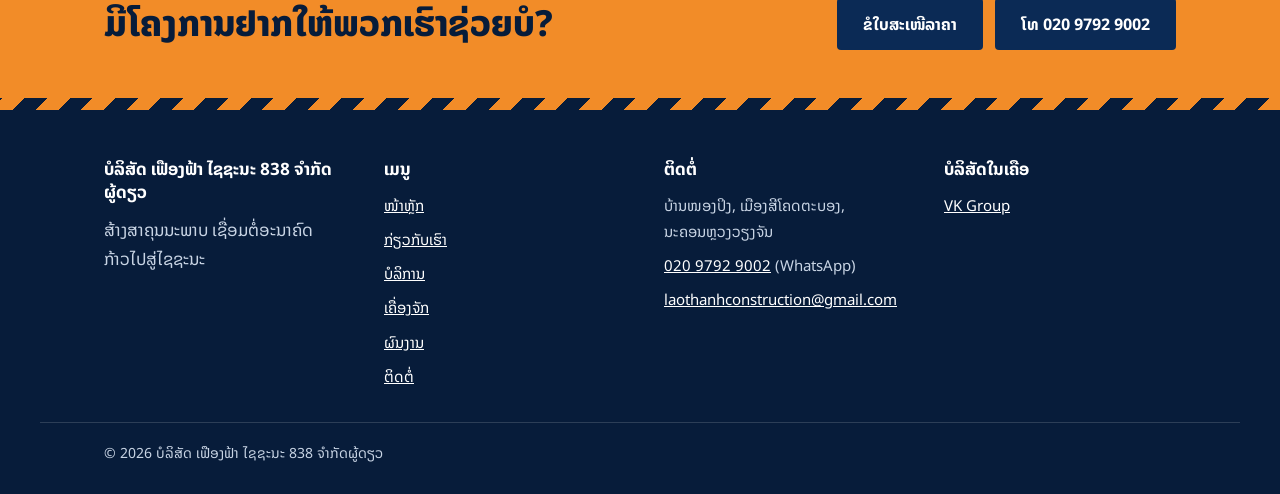
<file: projects.html>
<!DOCTYPE html>
<html lang="lo">
<head>
<meta charset="utf-8">
<meta name="viewport" content="width=device-width, initial-scale=1">
<title>ຜົນງານ | Fueangfa Xaysana 838</title>
<meta name="description" content="Projects of Fueangfa Xaysana 838 since 2021.">
<link rel="icon" href="images/logo.png">
<link rel="preconnect" href="https://fonts.googleapis.com">
<link rel="preconnect" href="https://fonts.gstatic.com" crossorigin>
<link rel="stylesheet" href="https://fonts.googleapis.com/css2?family=Noto+Sans+Lao:wght@400;500;700;800;900&amp;family=Overpass:wght@400;600;700;800;900&amp;display=swap">
<link rel="stylesheet" href="css/style.css?v=20261031">
<link rel="stylesheet" href="css/animations.css?v=20261031">
<link rel="stylesheet" href="css/detail-popup.css?v=20261031">
</head>
<body>
<!-- ===== หัวเว็บ (เหมือนกันทุกหน้า) ===== -->
<header class="site-header">
  <div class="wrap header-inner">
    <a class="brand" href="index.html">
      <img src="images/logo.png" alt="Fueangfa Xaysana 838" width="56" height="46">
      <span class="brand-name"><strong>ເຟືອງຟ້າ ໄຊຊະນະ 838</strong><small>Fueangfa Xaysana 838 Sole Co., Ltd.</small></span>
    </a>
    <nav class="main-nav" id="main-nav" aria-label="Main menu">
      <a href="index.html"><span class="lo">ໜ້າຫຼັກ</span><span class="en">Home</span></a>
      <a href="about.html"><span class="lo">ກ່ຽວກັບເຮົາ</span><span class="en">About</span></a>
      <a href="services.html"><span class="lo">ບໍລິການ</span><span class="en">Services</span></a>
      <a href="machinery.html"><span class="lo">ເຄື່ອງຈັກ</span><span class="en">Machinery</span></a>
      <a href="projects.html" aria-current="page"><span class="lo">ຜົນງານ</span><span class="en">Projects</span></a>
      <a href="contact.html"><span class="lo">ຕິດຕໍ່</span><span class="en">Contact</span></a>
    </nav>
    <div class="header-tools">
      <a class="btn btn-orange" href="contact.html#quote"><span class="lo">ຂໍໃບສະເໜີລາຄາ</span><span class="en">Request a quote</span></a>
      <button class="lang-btn" type="button" aria-label="ປ່ຽນພາສາ / Switch language"><span class="lo">EN</span><span class="en">ລາວ</span></button>
      <button class="menu-btn" type="button" aria-controls="main-nav" aria-expanded="false" aria-label="Menu">&#9776;</button>
    </div>
  </div>
</header>

<main>
<!-- ===== หัวข้อหน้า ===== -->
<section class="page-head">
  <div class="wrap">
    <h1 class="lo">ຜົນງານຂອງບໍລິສັດ</h1><h1 class="en">Our projects</h1>
    <p class="lo lead">ໂຄງການທີ່ບໍລິສັດໄດ້ດຳເນີນ ນັບແຕ່ປີ 2021.</p><p class="en lead">Projects the company has carried out since 2021.</p>
  </div>
</section>
<div class="road" aria-hidden="true"></div>

<!-- ===== ผลงานบริษัท (ใหม่สุดอยู่บน) ===== -->
<section class="section">
  <div class="wrap">
    <div class="grid">
  <article class="card" data-project="nr2e-flood-2026">
    <div class="placeholder"><span class="lo">ໃສ່ຮູບໂຄງການ</span><span class="en">Add project photo</span></div>
    <div class="card-body">
      <p class="meta">2026</p>
      <h3 class="lo">ເກັບກູ້ດິນເຈື່ອນຫຼັງນ້ຳຖ້ວມ ເສັ້ນທາງ NR 2E</h3><h3 class="en">Landslide clearing after the NR 2E flood</h3>
      <p class="lo">ຮ່ວມເກັບກູ້ດິນເຈື່ອນ ເພື່ອເປີດທາງສັນຈອນ ຫຼັງເຫດການນ້ຳຖ້ວມ ວັນທີ 30 ສິງຫາ 2026. [ລາຍລະອຽດເພີ່ມເຕີມ]</p><p class="en">Helped clear landslides to reopen traffic after the 30 August 2026 flood. [More details]</p>
      <button class="card-more" type="button"><span class="lo">ເບິ່ງລາຍລະອຽດ</span><span class="en">View details</span> &rarr;</button>
    </div>
  </article>
  <article class="card" data-project="nr2-rental">
    <img src="images/project-7.jpg" alt="Excavator on NR 2" loading="lazy">
    <div class="card-body">
      <span class="lo tag">ກຳລັງດຳເນີນ</span><span class="en tag">Ongoing</span>
      <p class="meta">2026 – 2028</p>
      <h3 class="lo">ໃຫ້ເຊົ່າອຸປະກອນກົນຈັກໜັກ ບຳລຸງຮັກສາເສັ້ນທາງ NR 2 ກມ 51+100 – 78+100</h3><h3 class="en">Equipment rental for NR 2 maintenance, km 51+100 – 78+100</h3>
      <p class="lo">ຜູ້ຮັບເໝົາ: ບໍລິສັດ ຮ່ວມທຶນກໍ່ສ້າງ, ບໍລິການ ແລະ ການຄ້າ 68. ໄລຍະ 24 ເດືອນ.</p><p class="en">Main contractor: Construction, Service and Trading JV Co. 68. 24 months.</p>
      <button class="card-more" type="button"><span class="lo">ເບິ່ງລາຍລະອຽດ</span><span class="en">View details</span> &rarr;</button>
    </div>
  </article>
  <article class="card" data-project="nr2e-66-78">
    <img src="images/project-8.jpg" alt="NR 2E road works" loading="lazy">
    <div class="card-body">
      <span class="lo tag">ກຳລັງດຳເນີນ</span><span class="en tag">Ongoing</span>
      <p class="meta">2025 – 2027</p>
      <h3 class="lo">ກໍ່ສ້າງເສັ້ນທາງ NR 2E ກມ 66+000 – 78+100</h3><h3 class="en">NR 2E road construction, km 66+000 – 78+100</h3>
      <p class="lo">ຜູ້ຮັບເໝົາ: ບໍລິສັດ ຮ່ວມທຶນກໍ່ສ້າງ, ບໍລິການ ແລະ ການຄ້າ 68.</p><p class="en">Main contractor: Construction, Service and Trading JV Co. 68.</p>
      <button class="card-more" type="button"><span class="lo">ເບິ່ງລາຍລະອຽດ</span><span class="en">View details</span> &rarr;</button>
    </div>
  </article>
  <article class="card" data-project="pak-nam-noy">
    <img src="images/project-6.jpg" alt="Land leveling in Phongsaly" loading="lazy">
    <div class="card-body">
      <p class="meta">ມີນາ – ພຶດສະພາ 2026</p>
      <h3 class="lo">ປັບລະດັບດິນ ສຳລັບຕະຫຼາດຊຸມຊົນປາກນ້ຳນ້ອຍ</h3><h3 class="en">Land leveling for Pak Nam Noy community market</h3>
      <p class="lo">ປັບລະດັບດິນ ແລະ ຍົກຍ້າຍ 7 ຄອບຄົວ ທີ່ໄດ້ຮັບຜົນກະທົບຈາກໂຄງການຍົກລະດັບ NR 2E, ເມືອງຂວາ, ແຂວງຜົ້ງສາລີ.</p><p class="en">Land leveling and relocation of 7 families affected by the NR 2E upgrade, Muang Khua, Phongsaly.</p>
      <button class="card-more" type="button"><span class="lo">ເບິ່ງລາຍລະອຽດ</span><span class="en">View details</span> &rarr;</button>
    </div>
  </article>
  <article class="card" data-project="nr2e-km10">
    <img src="images/project-5.jpg" alt="Road repair on NR 2E" loading="lazy">
    <div class="card-body">
      <p class="meta">ກຸມພາ – ສິງຫາ 2026</p>
      <h3 class="lo">ໃຫ້ເຊົ່າອຸປະກອນກົນຈັກໜັກ ແລະ ສ້ອມແປງເສັ້ນທາງ NR 2E ກມ 10</h3><h3 class="en">Equipment rental and road repair, NR 2E km 10</h3>
      <p class="lo">ເມືອງໄຊ, ແຂວງອຸດົມໄຊ.</p><p class="en">Xay District, Oudomxay Province.</p>
      <button class="card-more" type="button"><span class="lo">ເບິ່ງລາຍລະອຽດ</span><span class="en">View details</span> &rarr;</button>
    </div>
  </article>
  <article class="card" data-project="bsa2">
    <img src="images/project-4.jpg" alt="BSA 2 road" loading="lazy">
    <div class="card-body">
      <p class="meta">2024 – 2025</p>
      <h3 class="lo">ກໍ່ສ້າງເສັ້ນທາງ 2.75 ກມ ເຂດອຸດສາຫະກຳ BSA 2</h3><h3 class="en">2.75 km road, BSA 2 industrial zone</h3>
      <p class="lo">ລູກຄ້າ: Southern Laos Agricultural Business Production and Investment Sole Co., Ltd., ແຂວງອັດຕະປື.</p><p class="en">Client: Southern Laos Agricultural Business Production and Investment Sole Co., Ltd., Attapeu.</p>
      <button class="card-more" type="button"><span class="lo">ເບິ່ງລາຍລະອຽດ</span><span class="en">View details</span> &rarr;</button>
    </div>
  </article>
  <article class="card" data-project="road-3-9km">
    <img src="images/project-3.jpg" alt="Road surface works" loading="lazy">
    <div class="card-body">
      <p class="meta">2023 – 2025</p>
      <h3 class="lo">ປັບປຸງໜ້າດິນຖະໜົນ 3.9 ກມ</h3><h3 class="en">3.9 km road surface improvement</h3>
      <p class="lo">ຜ່ານເຂດລ້ຽງງົວ ແລະ ເຂດອຸດສາຫະກຳ, ລູກຄ້າ: Southern Laos Agricultural Business Production and Investment Sole Co., Ltd.</p><p class="en">Through cattle-farming and industrial areas. Client: Southern Laos Agricultural Business Production and Investment Sole Co., Ltd.</p>
      <button class="card-more" type="button"><span class="lo">ເບິ່ງລາຍລະອຽດ</span><span class="en">View details</span> &rarr;</button>
    </div>
  </article>
  <article class="card" data-project="bsa1">
    <div class="placeholder"><span class="lo">ໃສ່ຮູບໂຄງການ</span><span class="en">Add project photo</span></div>
    <div class="card-body">
      <p class="meta">2023 – 2024</p>
      <h3 class="lo">ກໍ່ສ້າງເສັ້ນທາງ 2.25 ກມ ເຂດອຸດສາຫະກຳ BSA 1</h3><h3 class="en">2.25 km road, BSA 1 industrial zone</h3>
      <p class="lo">ເມືອງໄຊເສດຖາ, ແຂວງອັດຕະປື.</p><p class="en">Xaysetha District, Attapeu Province.</p>
      <button class="card-more" type="button"><span class="lo">ເບິ່ງລາຍລະອຽດ</span><span class="en">View details</span> &rarr;</button>
    </div>
  </article>
  <article class="card" data-project="hagl-farm">
    <div class="placeholder"><span class="lo">ໃສ່ຮູບໂຄງການ</span><span class="en">Add project photo</span></div>
    <div class="card-body">
      <p class="meta">2021 – 2023</p>
      <h3 class="lo">ບຸກເບີກ ແລະ ຖົມດິນ ສຳລັບຟາມງົວນົມ (ໄລຍະທີ 1)</h3><h3 class="en">Land clearing and filling for a dairy farm (phase 1)</h3>
      <p class="lo">ໂຄງການລົງທຶນຂອງ HAGL, ເມືອງໄຊເສດຖາ, ແຂວງອັດຕະປື.</p><p class="en">HAGL investment project, Xaysetha District, Attapeu Province.</p>
      <button class="card-more" type="button"><span class="lo">ເບິ່ງລາຍລະອຽດ</span><span class="en">View details</span> &rarr;</button>
    </div>
  </article>
    </div>
  </div>
</section>

<!-- ===== โครงการอื่นๆ ===== -->
<section class="section grey">
  <div class="wrap">
    <h2 class="lo">ໂຄງການອື່ນໆ</h2><h2 class="en">Other projects</h2>
    <ul class="ticks" style="margin-top: 32px">
          <li><span class="lo">ໂຮງຮຽນວິຊາຊີບ ແຂວງຄຳມ່ວນ [ປີ]</span><span class="en">Vocational school, Khammouane Province [year]</span></li>
          <li><span class="lo">ໂຮງແຮມ ແຂວງເຊກອງ [ປີ]</span><span class="en">Hotel, Sekong Province [year]</span></li>
          <li><span class="lo">ເຂື່ອນນ້ຳມົງ (ວຽກຄອນກີດ), ແຂວງຊຽງຂວາງ [ປີ]</span><span class="en">Nam Mong dam (concrete works), Xieng Khouang Province [year]</span></li>
    </ul>
  </div>
</section>

<!-- ===== ผู้ว่าจ้างและคู่ร่วมงาน ===== -->
<section class="section">
  <div class="wrap">
    <h2 class="lo">ຜູ້ວ່າຈ້າງ ແລະ ຄູ່ຮ່ວມງານ</h2><h2 class="en">Clients and partners</h2>
    <ul class="tiles" style="margin-top: 32px">
      <li><span class="lo">ບໍລິສັດ ຮ່ວມທຶນກໍ່ສ້າງ, ບໍລິການ ແລະ ການຄ້າ 68</span><span class="en">Construction, Service and Trading JV Co. 68</span></li>
      <li>Southern Laos Agricultural Business Production and Investment Sole Co., Ltd.</li>
      <li>HAGL</li>
      <li><span class="lo">ພົງຊັບທະວີ</span><span class="en">Phongsubthavy</span></li>
      <li><span class="lo">ພອນຊັບ</span><span class="en">Phonesup</span></li>
      <li>Norinco Group</li>
      <!-- ອາໂກອາກາລີ: รอยืนยันชื่อก่อน แล้วค่อยเพิ่ม -->
    </ul>
    <p class="note"><span class="lo">ເບິ່ງປະສົບການໂຄງການທາງຫຼວງແຫ່ງຊາດຂອງທີມງານ</span><span class="en">See our team’s national-highway experience</span> <a href="about.html#experience">&rarr;</a></p>
  </div>
</section>

<!-- ===== แถบชวนติดต่อ ===== -->
<section class="cta">
  <div class="wrap">
    <h2 class="lo">ມີໂຄງການຢາກໃຫ້ພວກເຮົາຊ່ວຍບໍ?</h2><h2 class="en">Have a project in mind?</h2>
    <div class="btn-row">
      <a class="btn btn-navy" href="contact.html#quote"><span class="lo">ຂໍໃບສະເໜີລາຄາ</span><span class="en">Request a quote</span></a>
      <a class="btn btn-navy" href="tel:+8562097929002"><span class="lo">ໂທ 020 9792 9002</span><span class="en">Call +856 20 9792 9002</span></a>
    </div>
  </div>
</section>

</main>

<!-- ===== ท้ายเว็บ (เหมือนกันทุกหน้า) ===== -->
<footer class="site-footer">
  <div class="wrap footer-grid">
    <div>
      <h3><span class="lo">ບໍລິສັດ ເຟືອງຟ້າ ໄຊຊະນະ 838 ຈຳກັດຜູ້ດຽວ</span><span class="en">Fueangfa Xaysana 838 Sole Co., Ltd.</span></h3>
      <p class="lo">ສ້າງສາຄຸນນະພາບ ເຊື່ອມຕໍ່ອະນາຄົດ ກ້າວໄປສູ່ໄຊຊະນະ</p><p class="en">Building quality, connecting the future, moving toward victory.</p>
    </div>
    <div>
      <h3><span class="lo">ເມນູ</span><span class="en">Menu</span></h3>
      <ul>
        <li><a href="index.html"><span class="lo">ໜ້າຫຼັກ</span><span class="en">Home</span></a></li>
        <li><a href="about.html"><span class="lo">ກ່ຽວກັບເຮົາ</span><span class="en">About</span></a></li>
        <li><a href="services.html"><span class="lo">ບໍລິການ</span><span class="en">Services</span></a></li>
        <li><a href="machinery.html"><span class="lo">ເຄື່ອງຈັກ</span><span class="en">Machinery</span></a></li>
        <li><a href="projects.html"><span class="lo">ຜົນງານ</span><span class="en">Projects</span></a></li>
        <li><a href="contact.html"><span class="lo">ຕິດຕໍ່</span><span class="en">Contact</span></a></li>
      </ul>
    </div>
    <div>
      <h3><span class="lo">ຕິດຕໍ່</span><span class="en">Contact</span></h3>
      <ul>
        <li><span class="lo">ບ້ານໜອງປິງ, ເມືອງສີໂຄດຕະບອງ, ນະຄອນຫຼວງວຽງຈັນ</span><span class="en">Nongping Village, Sykhottabong District, Vientiane Capital, Laos</span></li>
        <li><a href="tel:+8562097929002">020 9792 9002</a> (WhatsApp)</li>
        <li><a href="mailto:laothanhconstruction@gmail.com">laothanhconstruction@gmail.com</a></li>
      </ul>
    </div>
    <div>
      <h3><span class="lo">ບໍລິສັດໃນເຄືອ</span><span class="en">Sister company</span></h3>
      <ul>
        <li><a href="https://www.vkgrouplao.com" target="_blank" rel="noopener">VK Group</a></li>
      </ul>
    </div>
  </div>
  <div class="wrap footer-bottom">&copy; 2026 <span class="lo">ບໍລິສັດ ເຟືອງຟ້າ ໄຊຊະນະ 838 ຈຳກັດຜູ້ດຽວ</span><span class="en">Fueangfa Xaysana 838 Sole Co., Ltd.</span></div>
</footer>

<!-- ===== ปุ่มลอย: กลับขึ้นบน / WhatsApp / โทร (เหมือนกันทุกหน้า) ===== -->
<div class="float-contact">
  <button class="to-top" type="button" aria-label="ກັບຂຶ້ນເທິງ / Back to top"><svg viewBox="0 0 24 24" width="24" height="24" fill="none" stroke="#FFFFFF" stroke-width="2.5" stroke-linecap="round" stroke-linejoin="round" aria-hidden="true"><path d="M12 19V5M5 12l7-7 7 7"/></svg></button>
  <a class="fc-wa" href="https://wa.me/8562097929002" target="_blank" rel="noopener" aria-label="WhatsApp"><svg viewBox="0 0 24 24" width="26" height="26" fill="none" stroke="#FFFFFF" stroke-width="2" stroke-linecap="round" stroke-linejoin="round" aria-hidden="true"><path d="M21 11.5a8.4 8.4 0 0 1-12.6 7.3L3 21l2.2-5.4A8.4 8.4 0 1 1 21 11.5z"/></svg></a>
  <a class="fc-phone" href="tel:+8562097929002" aria-label="ໂທ / Call 020 9792 9002"><svg viewBox="0 0 24 24" width="24" height="24" fill="none" stroke="#071C3A" stroke-width="2" stroke-linecap="round" stroke-linejoin="round" aria-hidden="true"><path d="M22 16.9v3a2 2 0 0 1-2.2 2 19.8 19.8 0 0 1-8.6-3.1 19.5 19.5 0 0 1-6-6A19.8 19.8 0 0 1 2.1 4.2 2 2 0 0 1 4.1 2h3a2 2 0 0 1 2 1.7c.1.9.4 1.8.7 2.7a2 2 0 0 1-.5 2.1L8 9.8a16 16 0 0 0 6 6l1.3-1.3a2 2 0 0 1 2.1-.4c.9.3 1.8.6 2.7.7a2 2 0 0 1 1.7 2z"/></svg></a>
</div>

<script src="js/main.js?v=20261031"></script>
<script src="js/animations.js?v=20261031"></script>
<script src="js/projects-data.js?v=20261031"></script>
<script src="js/detail-popup.js?v=20261031"></script>
</body>
</html>
</file>
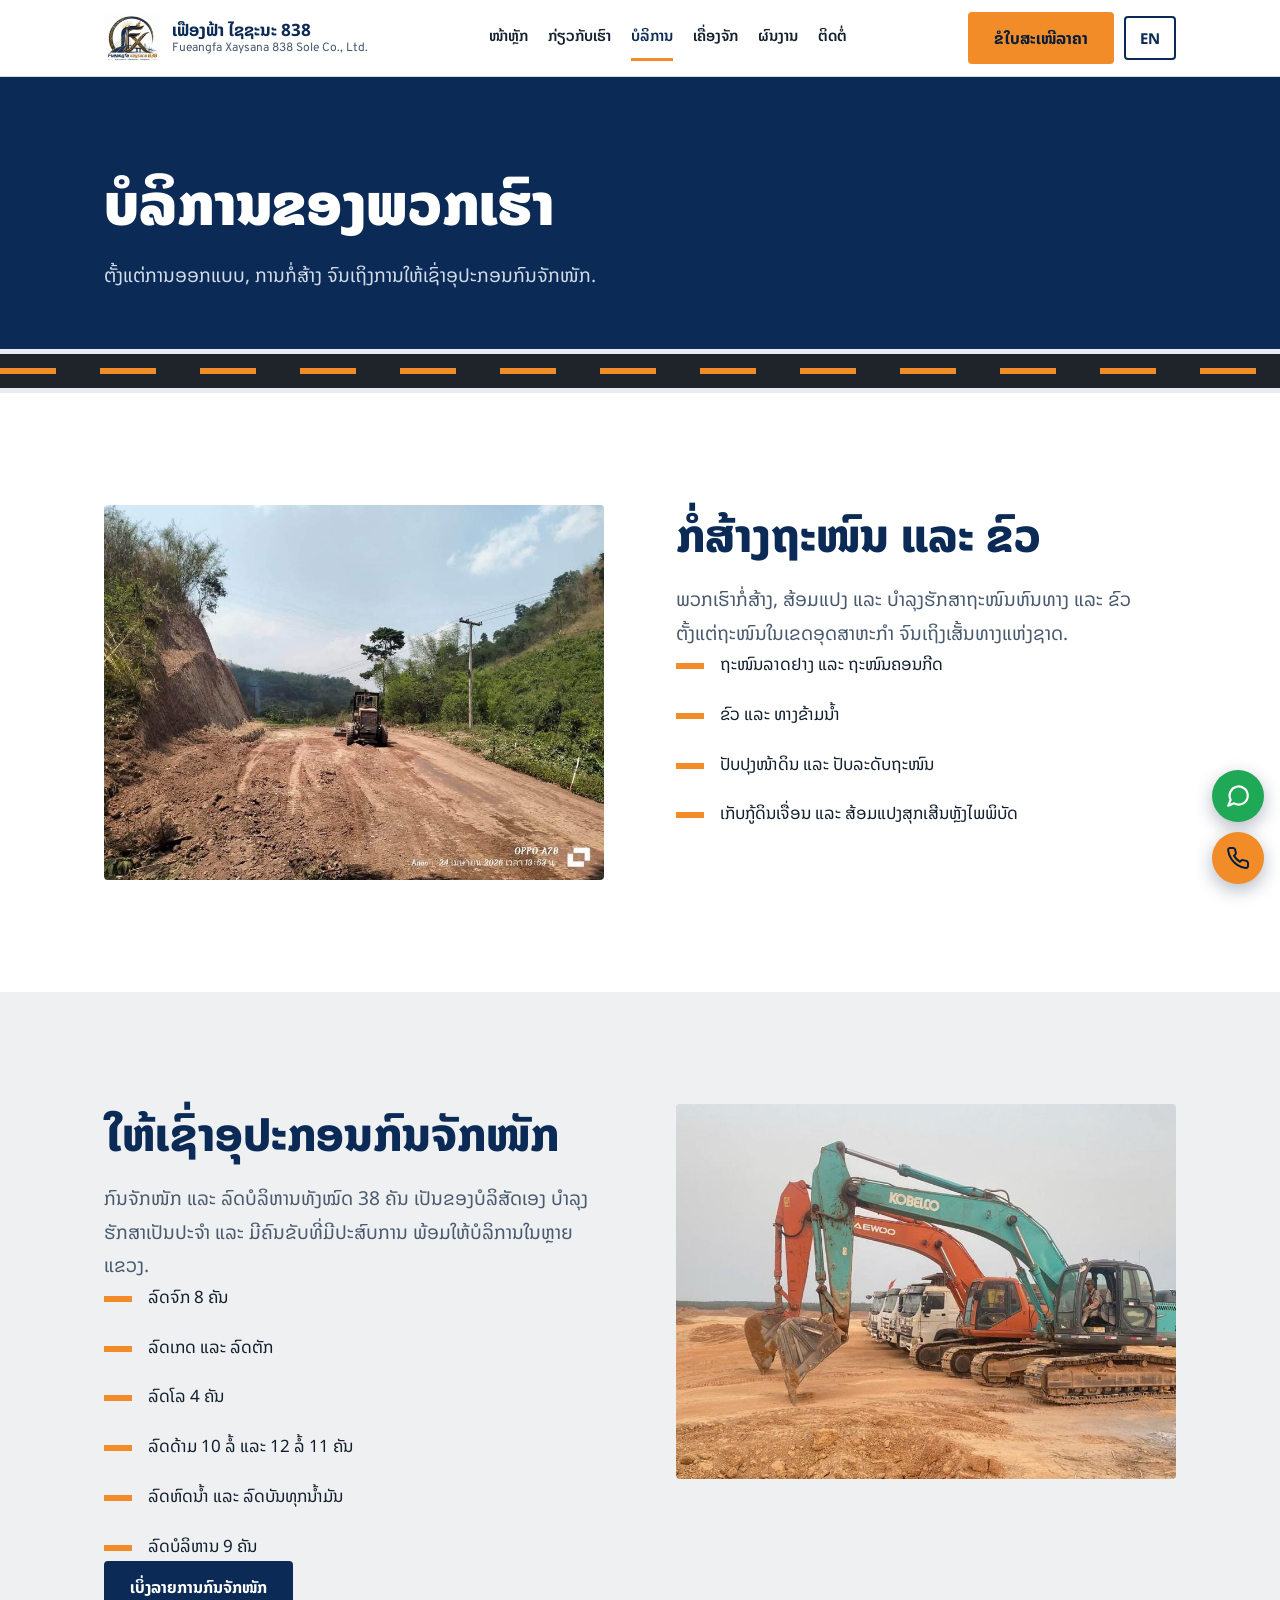
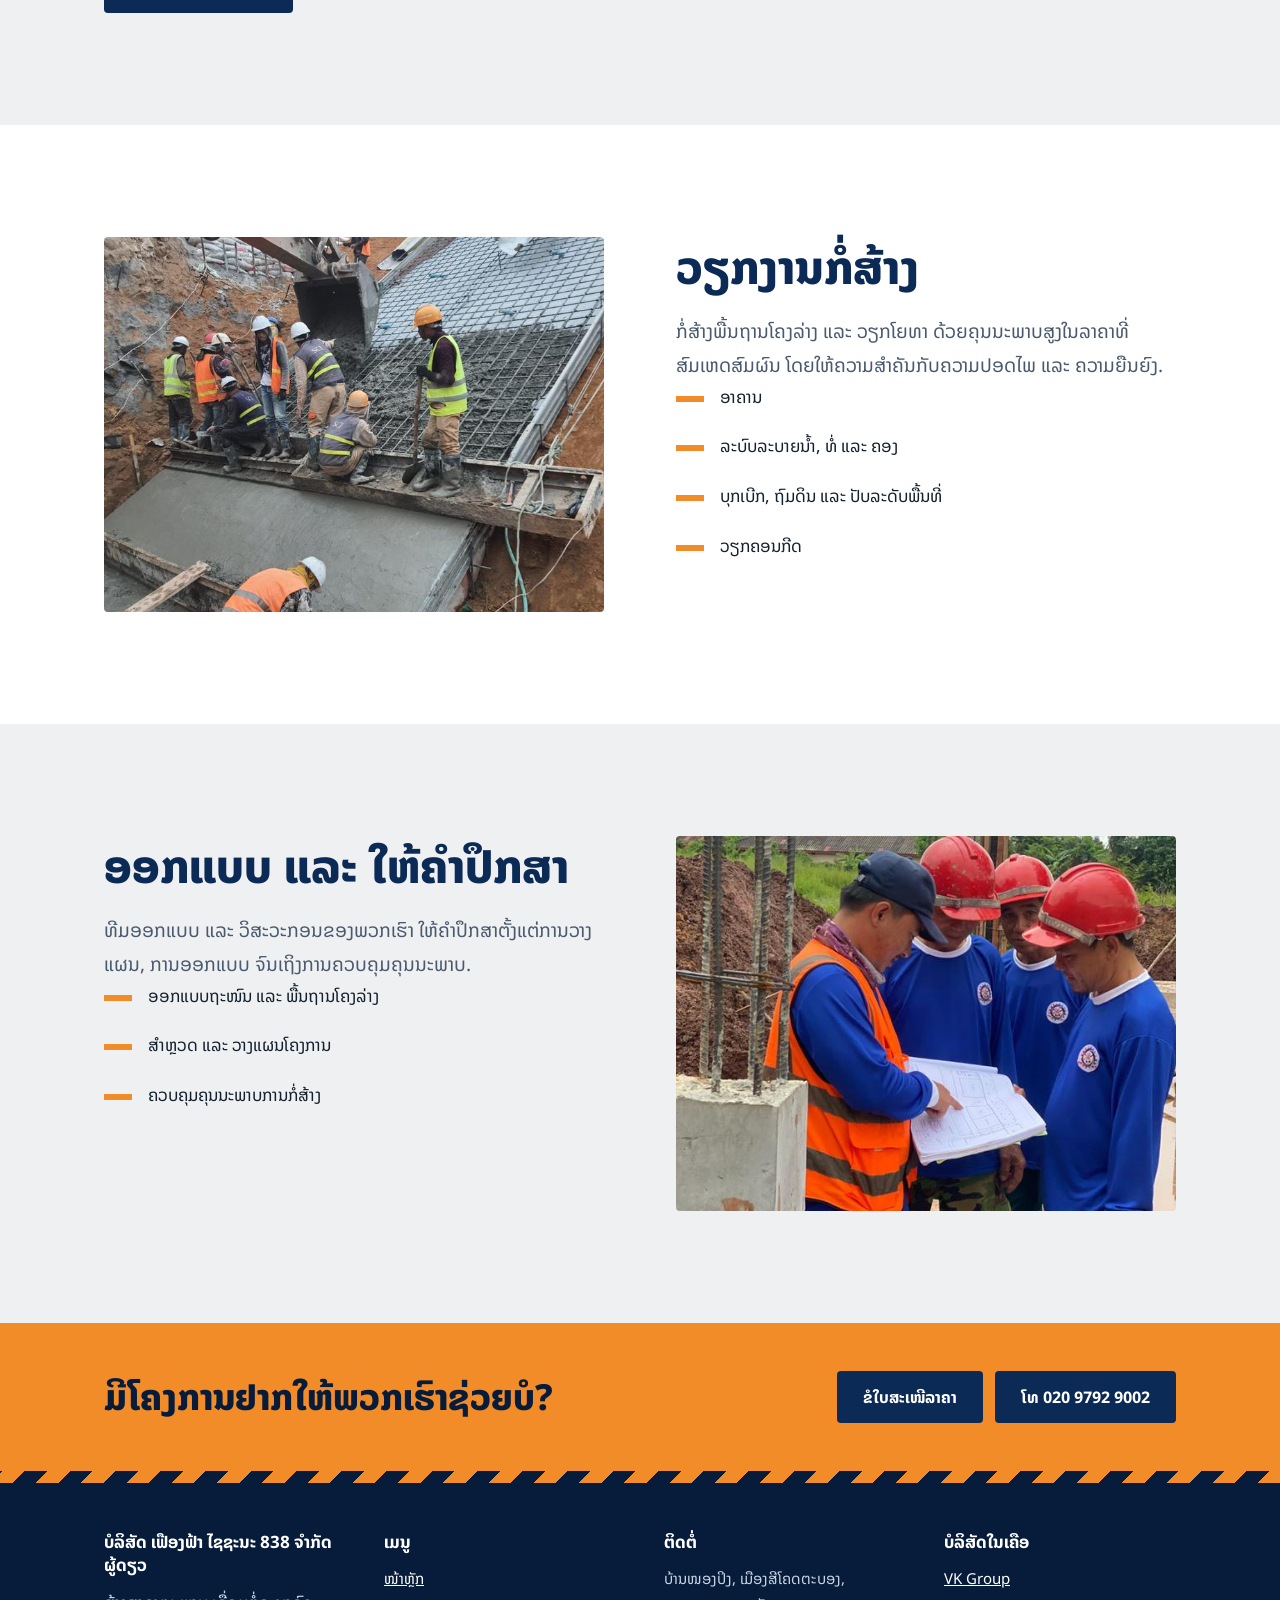
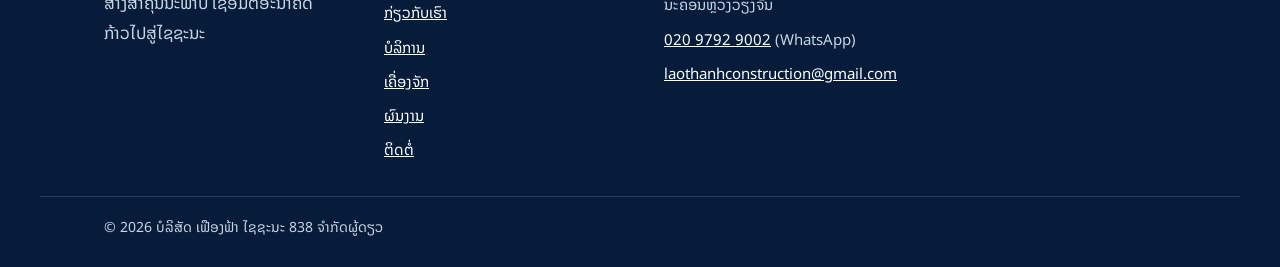
<file: services.html>
<!DOCTYPE html>
<html lang="lo">
<head>
<meta charset="utf-8">
<meta name="viewport" content="width=device-width, initial-scale=1">
<title>ບໍລິການ | Fueangfa Xaysana 838</title>
<meta name="description" content="Services of Fueangfa Xaysana 838: roads, bridges, construction, equipment rental, design.">
<link rel="icon" href="images/logo.png">
<link rel="preconnect" href="https://fonts.googleapis.com">
<link rel="preconnect" href="https://fonts.gstatic.com" crossorigin>
<link rel="stylesheet" href="https://fonts.googleapis.com/css2?family=Noto+Sans+Lao:wght@400;500;700;800;900&amp;family=Overpass:wght@400;600;700;800;900&amp;display=swap">
<link rel="stylesheet" href="css/style.css?v=20261031">
<link rel="stylesheet" href="css/animations.css?v=20261031">
</head>
<body>
<!-- ===== หัวเว็บ (เหมือนกันทุกหน้า) ===== -->
<header class="site-header">
  <div class="wrap header-inner">
    <a class="brand" href="index.html">
      <img src="images/logo.png" alt="Fueangfa Xaysana 838" width="56" height="46">
      <span class="brand-name"><strong>ເຟືອງຟ້າ ໄຊຊະນະ 838</strong><small>Fueangfa Xaysana 838 Sole Co., Ltd.</small></span>
    </a>
    <nav class="main-nav" id="main-nav" aria-label="Main menu">
      <a href="index.html"><span class="lo">ໜ້າຫຼັກ</span><span class="en">Home</span></a>
      <a href="about.html"><span class="lo">ກ່ຽວກັບເຮົາ</span><span class="en">About</span></a>
      <a href="services.html" aria-current="page"><span class="lo">ບໍລິການ</span><span class="en">Services</span></a>
      <a href="machinery.html"><span class="lo">ເຄື່ອງຈັກ</span><span class="en">Machinery</span></a>
      <a href="projects.html"><span class="lo">ຜົນງານ</span><span class="en">Projects</span></a>
      <a href="contact.html"><span class="lo">ຕິດຕໍ່</span><span class="en">Contact</span></a>
    </nav>
    <div class="header-tools">
      <a class="btn btn-orange" href="contact.html#quote"><span class="lo">ຂໍໃບສະເໜີລາຄາ</span><span class="en">Request a quote</span></a>
      <button class="lang-btn" type="button" aria-label="ປ່ຽນພາສາ / Switch language"><span class="lo">EN</span><span class="en">ລາວ</span></button>
      <button class="menu-btn" type="button" aria-controls="main-nav" aria-expanded="false" aria-label="Menu">&#9776;</button>
    </div>
  </div>
</header>

<main>
<!-- ===== หัวข้อหน้า ===== -->
<section class="page-head">
  <div class="wrap">
    <h1 class="lo">ບໍລິການຂອງພວກເຮົາ</h1><h1 class="en">Our services</h1>
    <p class="lo lead">ຕັ້ງແຕ່ການອອກແບບ, ການກໍ່ສ້າງ ຈົນເຖິງການໃຫ້ເຊົ່າອຸປະກອນກົນຈັກໜັກ.</p><p class="en lead">From design and construction to heavy equipment rental.</p>
  </div>
</section>
<div class="road" aria-hidden="true"></div>

<!-- ===== บริการ 1: ถนนและสะพาน ===== -->
<section class="section">
  <div class="wrap two-col">
      <img class="photo" src="images/service-road.jpg" alt="Road roller on new asphalt" loading="lazy">
      <div>
        <h2 class="lo">ກໍ່ສ້າງຖະໜົນ ແລະ ຂົວ</h2><h2 class="en">Roads and bridges</h2>
        <p class="lo lead">ພວກເຮົາກໍ່ສ້າງ, ສ້ອມແປງ ແລະ ບຳລຸງຮັກສາຖະໜົນຫົນທາງ ແລະ ຂົວ ຕັ້ງແຕ່ຖະໜົນໃນເຂດອຸດສາຫະກຳ ຈົນເຖິງເສັ້ນທາງແຫ່ງຊາດ.</p><p class="en lead">We build, repair and maintain roads and bridges, from industrial-zone roads to national highways.</p>
        <ul class="ticks">
          <li><span class="lo">ຖະໜົນລາດຢາງ ແລະ ຖະໜົນຄອນກີດ</span><span class="en">Asphalt and concrete roads</span></li>
          <li><span class="lo">ຂົວ ແລະ ທາງຂ້າມນ້ຳ</span><span class="en">Bridges and water crossings</span></li>
          <li><span class="lo">ປັບປຸງໜ້າດິນ ແລະ ປັບລະດັບຖະໜົນ</span><span class="en">Road surface improvement and grading</span></li>
          <li><span class="lo">ເກັບກູ້ດິນເຈື່ອນ ແລະ ສ້ອມແປງສຸກເສີນຫຼັງໄພພິບັດ</span><span class="en">Landslide clearing and emergency repairs after disasters</span></li>
        </ul>
      </div>
  </div>
</section>
<!-- ===== บริการ 2: ให้เช่าเครื่องจักร ===== -->
<section class="section grey">
  <div class="wrap two-col">
      <div>
        <h2 class="lo">ໃຫ້ເຊົ່າອຸປະກອນກົນຈັກໜັກ</h2><h2 class="en">Heavy equipment rental</h2>
        <p class="lo lead">ກົນຈັກໜັກ ແລະ ລົດບໍລິຫານທັງໝົດ 38 ຄັນ ເປັນຂອງບໍລິສັດເອງ ບຳລຸງຮັກສາເປັນປະຈຳ ແລະ ມີຄົນຂັບທີ່ມີປະສົບການ ພ້ອມໃຫ້ບໍລິການໃນຫຼາຍແຂວງ.</p><p class="en lead">All 38 machines and vehicles are company-owned, regularly maintained and run by experienced operators, ready to work in many provinces.</p>
        <ul class="ticks">
          <li><span class="lo">ລົດຈົກ 8 ຄັນ</span><span class="en">8 excavators</span></li>
          <li><span class="lo">ລົດເກດ ແລະ ລົດຕັກ</span><span class="en">Motor grader and wheel loader</span></li>
          <li><span class="lo">ລົດໂລ 4 ຄັນ</span><span class="en">4 rollers</span></li>
          <li><span class="lo">ລົດດ້າມ 10 ລໍ້ ແລະ 12 ລໍ້ 11 ຄັນ</span><span class="en">11 dump trucks, 10- and 12-wheel</span></li>
          <li><span class="lo">ລົດຫົດນ້ຳ ແລະ ລົດບັນທຸກນ້ຳມັນ</span><span class="en">Water trucks and fuel truck</span></li>
          <li><span class="lo">ລົດບໍລິຫານ 9 ຄັນ</span><span class="en">9 company vehicles</span></li>
        </ul>
        <a class="btn btn-navy" href="machinery.html"><span class="lo">ເບິ່ງລາຍການກົນຈັກໜັກ</span><span class="en">See the full fleet</span></a>
      </div>
      <img class="photo" src="images/service-rental.jpg" alt="Excavator at work" loading="lazy">
  </div>
</section>
<!-- ===== บริการ 3: งานก่อสร้าง ===== -->
<section class="section">
  <div class="wrap two-col">
      <img class="photo" src="images/service-construction.jpg" alt="Workers pouring concrete" loading="lazy">
      <div>
        <h2 class="lo">ວຽກງານກໍ່ສ້າງ</h2><h2 class="en">Construction</h2>
        <p class="lo lead">ກໍ່ສ້າງພື້ນຖານໂຄງລ່າງ ແລະ ວຽກໂຍທາ ດ້ວຍຄຸນນະພາບສູງໃນລາຄາທີ່ສົມເຫດສົມຜົນ ໂດຍໃຫ້ຄວາມສຳຄັນກັບຄວາມປອດໄພ ແລະ ຄວາມຍືນຍົງ.</p><p class="en lead">Infrastructure and civil works of high quality at a fair price, with safety and sustainability first.</p>
        <ul class="ticks">
          <li><span class="lo">ອາຄານ</span><span class="en">Buildings</span></li>
          <li><span class="lo">ລະບົບລະບາຍນ້ຳ, ທໍ່ ແລະ ຄອງ</span><span class="en">Drainage, pipes and canals</span></li>
          <li><span class="lo">ບຸກເບີກ, ຖົມດິນ ແລະ ປັບລະດັບພື້ນທີ່</span><span class="en">Land clearing, filling and leveling</span></li>
          <li><span class="lo">ວຽກຄອນກີດ</span><span class="en">Concrete works</span></li>
        </ul>
      </div>
  </div>
</section>
<!-- ===== บริการ 4: ออกแบบและให้คำปรึกษา ===== -->
<section class="section grey">
  <div class="wrap two-col">
      <div>
        <h2 class="lo">ອອກແບບ ແລະ ໃຫ້ຄຳປຶກສາ</h2><h2 class="en">Design and consulting</h2>
        <p class="lo lead">ທີມອອກແບບ ແລະ ວິສະວະກອນຂອງພວກເຮົາ ໃຫ້ຄຳປຶກສາຕັ້ງແຕ່ການວາງແຜນ, ການອອກແບບ ຈົນເຖິງການຄວບຄຸມຄຸນນະພາບ.</p><p class="en lead">Our design team and engineers advise from planning and design through to quality control.</p>
        <ul class="ticks">
          <li><span class="lo">ອອກແບບຖະໜົນ ແລະ ພື້ນຖານໂຄງລ່າງ</span><span class="en">Road and infrastructure design</span></li>
          <li><span class="lo">ສຳຫຼວດ ແລະ ວາງແຜນໂຄງການ</span><span class="en">Survey and project planning</span></li>
          <li><span class="lo">ຄວບຄຸມຄຸນນະພາບການກໍ່ສ້າງ</span><span class="en">Construction quality control</span></li>
        </ul>
      </div>
      <img class="photo" src="images/service-design.jpg" alt="Engineers reviewing drawings" loading="lazy">
  </div>
</section>

<!-- ===== แถบชวนติดต่อ ===== -->
<section class="cta">
  <div class="wrap">
    <h2 class="lo">ມີໂຄງການຢາກໃຫ້ພວກເຮົາຊ່ວຍບໍ?</h2><h2 class="en">Have a project in mind?</h2>
    <div class="btn-row">
      <a class="btn btn-navy" href="contact.html#quote"><span class="lo">ຂໍໃບສະເໜີລາຄາ</span><span class="en">Request a quote</span></a>
      <a class="btn btn-navy" href="tel:+8562097929002"><span class="lo">ໂທ 020 9792 9002</span><span class="en">Call +856 20 9792 9002</span></a>
    </div>
  </div>
</section>

</main>

<!-- ===== ท้ายเว็บ (เหมือนกันทุกหน้า) ===== -->
<footer class="site-footer">
  <div class="wrap footer-grid">
    <div>
      <h3><span class="lo">ບໍລິສັດ ເຟືອງຟ້າ ໄຊຊະນະ 838 ຈຳກັດຜູ້ດຽວ</span><span class="en">Fueangfa Xaysana 838 Sole Co., Ltd.</span></h3>
      <p class="lo">ສ້າງສາຄຸນນະພາບ ເຊື່ອມຕໍ່ອະນາຄົດ ກ້າວໄປສູ່ໄຊຊະນະ</p><p class="en">Building quality, connecting the future, moving toward victory.</p>
    </div>
    <div>
      <h3><span class="lo">ເມນູ</span><span class="en">Menu</span></h3>
      <ul>
        <li><a href="index.html"><span class="lo">ໜ້າຫຼັກ</span><span class="en">Home</span></a></li>
        <li><a href="about.html"><span class="lo">ກ່ຽວກັບເຮົາ</span><span class="en">About</span></a></li>
        <li><a href="services.html"><span class="lo">ບໍລິການ</span><span class="en">Services</span></a></li>
        <li><a href="machinery.html"><span class="lo">ເຄື່ອງຈັກ</span><span class="en">Machinery</span></a></li>
        <li><a href="projects.html"><span class="lo">ຜົນງານ</span><span class="en">Projects</span></a></li>
        <li><a href="contact.html"><span class="lo">ຕິດຕໍ່</span><span class="en">Contact</span></a></li>
      </ul>
    </div>
    <div>
      <h3><span class="lo">ຕິດຕໍ່</span><span class="en">Contact</span></h3>
      <ul>
        <li><span class="lo">ບ້ານໜອງປິງ, ເມືອງສີໂຄດຕະບອງ, ນະຄອນຫຼວງວຽງຈັນ</span><span class="en">Nongping Village, Sykhottabong District, Vientiane Capital, Laos</span></li>
        <li><a href="tel:+8562097929002">020 9792 9002</a> (WhatsApp)</li>
        <li><a href="mailto:laothanhconstruction@gmail.com">laothanhconstruction@gmail.com</a></li>
      </ul>
    </div>
    <div>
      <h3><span class="lo">ບໍລິສັດໃນເຄືອ</span><span class="en">Sister company</span></h3>
      <ul>
        <li><a href="https://www.vkgrouplao.com" target="_blank" rel="noopener">VK Group</a></li>
      </ul>
    </div>
  </div>
  <div class="wrap footer-bottom">&copy; 2026 <span class="lo">ບໍລິສັດ ເຟືອງຟ້າ ໄຊຊະນະ 838 ຈຳກັດຜູ້ດຽວ</span><span class="en">Fueangfa Xaysana 838 Sole Co., Ltd.</span></div>
</footer>

<!-- ===== ปุ่มลอย: กลับขึ้นบน / WhatsApp / โทร (เหมือนกันทุกหน้า) ===== -->
<div class="float-contact">
  <button class="to-top" type="button" aria-label="ກັບຂຶ້ນເທິງ / Back to top"><svg viewBox="0 0 24 24" width="24" height="24" fill="none" stroke="#FFFFFF" stroke-width="2.5" stroke-linecap="round" stroke-linejoin="round" aria-hidden="true"><path d="M12 19V5M5 12l7-7 7 7"/></svg></button>
  <a class="fc-wa" href="https://wa.me/8562097929002" target="_blank" rel="noopener" aria-label="WhatsApp"><svg viewBox="0 0 24 24" width="26" height="26" fill="none" stroke="#FFFFFF" stroke-width="2" stroke-linecap="round" stroke-linejoin="round" aria-hidden="true"><path d="M21 11.5a8.4 8.4 0 0 1-12.6 7.3L3 21l2.2-5.4A8.4 8.4 0 1 1 21 11.5z"/></svg></a>
  <a class="fc-phone" href="tel:+8562097929002" aria-label="ໂທ / Call 020 9792 9002"><svg viewBox="0 0 24 24" width="24" height="24" fill="none" stroke="#071C3A" stroke-width="2" stroke-linecap="round" stroke-linejoin="round" aria-hidden="true"><path d="M22 16.9v3a2 2 0 0 1-2.2 2 19.8 19.8 0 0 1-8.6-3.1 19.5 19.5 0 0 1-6-6A19.8 19.8 0 0 1 2.1 4.2 2 2 0 0 1 4.1 2h3a2 2 0 0 1 2 1.7c.1.9.4 1.8.7 2.7a2 2 0 0 1-.5 2.1L8 9.8a16 16 0 0 0 6 6l1.3-1.3a2 2 0 0 1 2.1-.4c.9.3 1.8.6 2.7.7a2 2 0 0 1 1.7 2z"/></svg></a>
</div>

<script src="js/main.js?v=20261031"></script>
<script src="js/animations.js?v=20261031"></script>
</body>
</html>
</file>
<file: css/style.css>
/* =========================================================
   Fueangfa Xaysana 838 — style.css
   ไฟล์นี้คุมหน้าตาทุกหน้า แก้สีได้ที่ :root ด้านล่าง
   ========================================================= */

:root {
  --navy: #0B2A55;        /* น้ำเงินเข้ม (สีหลัก) */
  --navy-dark: #071C3A;   /* น้ำเงินเข้มมาก (หัว/ท้ายเว็บ) */
  --orange: #F28C28;      /* ส้ม (สีเน้น) */
  --orange-text: #B4580C; /* ส้มเข้ม ใช้กับตัวหนังสือบนพื้นขาว */
  --ink: #14202E;         /* ตัวหนังสือหลัก */
  --muted: #4A5A6E;       /* ตัวหนังสือรอง */
  --line: #D3D9E0;        /* เส้นขอบ */
  --concrete: #EEF0F2;    /* พื้นเทาอ่อน */
  --white: #FFFFFF;
  --asphalt: #1F242B;     /* สีถนน */
  --radius: 4px;
  --max: 1200px;
  --pad: clamp(20px, 5vw, 64px);
}

* { box-sizing: border-box; }
html { scroll-behavior: smooth; }
@media (prefers-reduced-motion: reduce) { html { scroll-behavior: auto; } }

body {
  margin: 0;
  font-family: "Noto Sans Lao", "Overpass", "Phetsarath OT", sans-serif;
  color: var(--ink);
  background: var(--white);
  line-height: 1.75;
  font-size: 17px;
}
body.lang-en { font-family: "Overpass", "Noto Sans Lao", sans-serif; line-height: 1.6; }

img { max-width: 100%; display: block; }
a { color: var(--navy); }
a:hover { color: var(--orange-text); }
:focus-visible { outline: 3px solid var(--orange); outline-offset: 3px; }

/* ---------- สลับภาษา: ข้อความลาวใช้ class="lo" อังกฤษใช้ class="en" ---------- */
body:not(.lang-en) .en { display: none !important; }
body.lang-en .lo { display: none !important; }

.wrap { max-width: var(--max); margin: 0 auto; padding-left: var(--pad); padding-right: var(--pad); }
.section { padding-top: clamp(64px, 9vw, 112px); padding-bottom: clamp(64px, 9vw, 112px); }
.section.grey { background: var(--concrete); }
.section.navy { background: var(--navy); color: var(--white); }

h1, h2, h3 { line-height: 1.35; margin: 0; }
body.lang-en h1, body.lang-en h2 { line-height: 1.12; letter-spacing: -0.01em; }
h2 { font-size: clamp(28px, 3.6vw, 46px); font-weight: 800; color: var(--navy); }
.section.navy h2 { color: var(--white); }
h3 { font-size: 21px; font-weight: 700; }
p { margin: 0; }
.lead { font-size: clamp(17px, 1.5vw, 20px); color: var(--muted); max-width: 40em; margin-top: 16px; }
.section.navy .lead { color: #D2DCEA; }
.head-row { display: flex; flex-wrap: wrap; justify-content: space-between; align-items: flex-end; gap: 16px 40px; margin-bottom: 40px; }

/* ---------- ปุ่ม ---------- */
.btn {
  display: inline-flex; align-items: center; gap: 8px;
  min-height: 50px; padding: 10px 24px;
  font-weight: 700; font-size: 16px; text-decoration: none;
  border-radius: var(--radius); border: 2px solid transparent;
}
.btn-orange { background: var(--orange); color: var(--navy-dark); }
.btn-orange:hover { background: #FFA040; color: var(--navy-dark); }
.btn-outline { border-color: currentColor; color: var(--white); }
.btn-outline:hover { color: var(--orange); }
.btn-navy { background: var(--navy); color: var(--white); }
.btn-navy:hover { background: var(--navy-dark); color: var(--white); }
.btn-row { display: flex; flex-wrap: wrap; gap: 12px; margin-top: 32px; }

/* ---------- หัวเว็บ ---------- */
.site-header { background: var(--white); border-bottom: 1px solid var(--line); position: sticky; top: 0; z-index: 20; }
.header-inner { display: flex; align-items: center; justify-content: space-between; gap: 16px; min-height: 76px; }
.brand { display: flex; align-items: center; gap: 12px; text-decoration: none; color: var(--navy); }
.brand img { width: 56px; height: auto; }
.brand-name { display: flex; flex-direction: column; line-height: 1.25; }
.brand-name strong { font-size: 17px; }
.brand-name small { font-family: "Overpass", sans-serif; font-size: 12px; color: var(--muted); }

.main-nav { display: flex; align-items: center; gap: 4px 20px; }
.main-nav a { text-decoration: none; color: var(--ink); font-size: 15px; font-weight: 600; padding: 8px 0; border-bottom: 3px solid transparent; }
.main-nav a:hover { color: var(--navy); border-bottom-color: var(--orange); }
.main-nav a[aria-current="page"] { color: var(--navy); border-bottom-color: var(--orange); }
.header-tools { display: flex; align-items: center; gap: 10px; }
.lang-btn {
  min-width: 52px; min-height: 44px; padding: 6px 12px;
  border: 2px solid var(--navy); background: var(--white); color: var(--navy);
  font: 700 15px "Noto Sans Lao", "Overpass", sans-serif; border-radius: var(--radius); cursor: pointer;
}
.lang-btn:hover { background: var(--navy); color: var(--white); }
.menu-btn { display: none; min-width: 44px; min-height: 44px; border: 0; background: var(--navy); color: var(--white); border-radius: var(--radius); font-size: 20px; cursor: pointer; }

@media (max-width: 960px) {
  .menu-btn { display: inline-flex; align-items: center; justify-content: center; }
  .main-nav {
    display: none; position: absolute; left: 0; right: 0; top: 100%;
    flex-direction: column; align-items: stretch; gap: 0;
    background: var(--white); border-bottom: 1px solid var(--line); padding: 8px var(--pad) 16px;
  }
  .main-nav.open { display: flex; }
  .main-nav a { padding: 12px 0; border-bottom: 1px solid var(--concrete); }
  .header-tools .btn { display: none; }
}

/* ---------- ส่วนหัวหน้าแรก (รูปใหญ่) ---------- */
.hero { position: relative; color: var(--white); background: var(--navy-dark); }
.hero-bg { position: absolute; inset: 0; background-size: cover; background-position: center; }
.hero-bg::after { content: ""; position: absolute; inset: 0; background: linear-gradient(90deg, rgba(7,28,58,0.94) 0%, rgba(7,28,58,0.78) 55%, rgba(7,28,58,0.45) 100%); }
.hero-inner { position: relative; padding-top: clamp(72px, 10vw, 136px); padding-bottom: clamp(56px, 7vw, 96px); display: flex; flex-wrap: wrap; gap: 48px; align-items: flex-end; }
.hero-text { flex: 1 1 520px; min-width: 0; }
.hero .kicker { color: #D2DCEA; font-size: 16px; margin-bottom: 16px; }
.hero h1 { font-size: clamp(34px, 5.2vw, 68px); font-weight: 900; max-width: 15em; }
.hero .lead { color: #E3EAF3; }

/* ตารางตัวเลข (แบบกรอบแบบแปลนวิศวกรรม) */
.facts { flex: 1 1 300px; max-width: 420px; margin: 0; display: grid; grid-template-columns: repeat(2, minmax(0, 1fr)); border-top: 3px solid var(--orange); border-left: 1px solid rgba(255,255,255,0.25); }
.facts > div { padding: 14px 16px; border-right: 1px solid rgba(255,255,255,0.25); border-bottom: 1px solid rgba(255,255,255,0.25); }
.facts dt { font-size: 14px; color: #C8D4E4; }
.facts dd { margin: 2px 0 0; font-family: "Overpass", sans-serif; font-weight: 800; font-size: 32px; line-height: 1.2; }
.facts dd small { font-family: "Noto Sans Lao", sans-serif; font-size: 15px; font-weight: 500; }

/* แถบถนน */
.road { background: var(--asphalt); border-top: 5px solid #E8ECF0; border-bottom: 5px solid #E8ECF0; height: 44px; display: flex; align-items: center; }
.road::before { content: ""; width: 100%; height: 6px; background: repeating-linear-gradient(90deg, var(--orange) 0 56px, transparent 56px 100px); }

/* ส่วนหัวของหน้าย่อย */
.page-head { background: var(--navy); color: var(--white); padding: clamp(48px, 7vw, 88px) 0 clamp(36px, 5vw, 56px); }
.page-head h1 { font-size: clamp(32px, 4.6vw, 58px); font-weight: 900; }
.page-head .lead { color: #D2DCEA; }

/* ---------- การ์ด ---------- */
.grid { display: grid; gap: 32px; grid-template-columns: repeat(auto-fit, minmax(230px, 1fr)); }
.card { background: var(--white); border: 1px solid var(--line); border-radius: var(--radius); overflow: hidden; display: flex; flex-direction: column; }
.card img { width: 100%; aspect-ratio: 4 / 3; object-fit: cover; }
.card-body { padding: 20px 22px 24px; display: flex; flex-direction: column; gap: 8px; flex: 1; }
.card-body p { color: var(--muted); font-size: 16px; }
.card-link { margin-top: auto; padding-top: 8px; font-weight: 700; color: var(--navy); }
.meta { font-size: 14px; color: var(--orange-text); font-weight: 700; }
.tag { display: inline-block; font-size: 13px; font-weight: 700; padding: 2px 10px; border-radius: 99px; background: #FFE8D1; color: #7A3A05; width: fit-content; }
.placeholder { aspect-ratio: 4 / 3; background: var(--concrete); border: 2px dashed #9AA8B8; display: flex; align-items: center; justify-content: center; color: var(--muted); font-size: 15px; text-align: center; padding: 12px; }

/* รายการมีขีดส้ม */
.ticks { list-style: none; margin: 0; padding: 0; display: flex; flex-direction: column; gap: 20px; }
.ticks li { display: flex; gap: 16px; align-items: flex-start; }
.ticks li::before { content: ""; flex: 0 0 28px; height: 6px; margin-top: 13px; background: var(--orange); }
.ticks h3 { font-size: 19px; }
.ticks p { color: var(--muted); font-size: 16px; margin-top: 4px; }
.section.navy .ticks p { color: #D2DCEA; }

.two-col { display: flex; flex-wrap: wrap; gap: 48px 72px; align-items: flex-start; }
.two-col > * { flex: 1 1 400px; min-width: 0; }
.photo { width: 100%; border-radius: var(--radius); object-fit: cover; aspect-ratio: 4 / 3; }

/* ---------- เครื่องจักร ---------- */
.fleet-total { font-family: "Overpass", sans-serif; font-weight: 900; font-size: clamp(56px, 8vw, 96px); line-height: 1; color: var(--orange); }
.fleet-group { border-top: 3px solid var(--navy); padding-top: 20px; }
.fleet-group .count { font-family: "Overpass", sans-serif; font-weight: 900; font-size: 44px; line-height: 1; color: var(--orange-text); }
.fleet-group ul { margin: 12px 0 0; padding-left: 20px; color: var(--muted); font-size: 16px; }

/* ---------- ไทม์ไลน์ประสบการณ์ ---------- */
.timeline { list-style: none; margin: 0; padding: 0; border-left: 3px solid var(--orange); }
.timeline li { position: relative; padding: 0 0 36px 28px; }
.timeline li::before { content: ""; position: absolute; left: -9px; top: 6px; width: 15px; height: 15px; background: var(--navy); border: 3px solid var(--orange); border-radius: 50%; }
.timeline .year { font-family: "Overpass", sans-serif; font-weight: 800; font-size: 20px; color: var(--navy); }
.timeline p { color: var(--muted); margin-top: 6px; }

/* ---------- ฟอร์ม ---------- */
.form { background: var(--white); border-top: 6px solid var(--orange); padding: clamp(24px, 3vw, 40px); display: flex; flex-direction: column; gap: 18px; border-radius: var(--radius); }
.form-grid { display: grid; grid-template-columns: repeat(auto-fit, minmax(220px, 1fr)); gap: 18px; }
.field { display: flex; flex-direction: column; gap: 6px; }
.field label { font-size: 15px; font-weight: 700; }
.field input, .field select, .field textarea {
  min-height: 48px; padding: 10px 14px; border: 2px solid #B8C3CF; border-radius: var(--radius);
  font: inherit; font-size: 16px; color: var(--ink); background: var(--white);
}
.field textarea { min-height: 130px; resize: vertical; }
.contact-list { list-style: none; margin: 28px 0 0; padding: 0; display: flex; flex-direction: column; gap: 18px; }
.contact-list li { display: flex; gap: 14px; align-items: flex-start; }
.contact-list svg { flex: none; margin-top: 4px; }
.contact-list small { display: block; color: var(--muted); font-size: 14px; }
.contact-list a, .contact-list span { font-weight: 700; }

/* ---------- แถบชวนติดต่อ ---------- */
.cta { background: var(--orange); color: var(--navy-dark); }
.cta .wrap { display: flex; flex-wrap: wrap; justify-content: space-between; align-items: center; gap: 20px 40px; padding-top: 48px; padding-bottom: 48px; }
.cta h2 { color: var(--navy-dark); font-size: clamp(24px, 3vw, 36px); }

/* ---------- ท้ายเว็บ ---------- */
.site-footer { background: var(--navy-dark); color: #C8D4E4; }
.site-footer::before { content: ""; display: block; height: 12px; background: repeating-linear-gradient(-45deg, var(--orange) 0 16px, var(--navy-dark) 16px 32px); }
.footer-grid { display: grid; gap: 32px 48px; grid-template-columns: repeat(auto-fit, minmax(200px, 1fr)); padding-top: 48px; padding-bottom: 32px; }
.site-footer h3 { color: var(--white); font-size: 17px; margin-bottom: 12px; }
.site-footer a { color: var(--white); }
.site-footer a:hover { color: var(--orange); }
.site-footer ul { list-style: none; margin: 0; padding: 0; display: flex; flex-direction: column; gap: 8px; font-size: 15px; }
.footer-bottom { border-top: 1px solid rgba(255,255,255,0.15); padding-top: 18px; padding-bottom: 28px; font-size: 14px; }

/* ---------- เพิ่มเติม ---------- */
.cta .btn-row { margin-top: 0; }
.tiles { list-style: none; margin: 0; padding: 0; display: flex; flex-wrap: wrap; gap: 12px; }
.tiles li { background: var(--white); border: 1px solid var(--line); border-radius: var(--radius); padding: 14px 22px; font-weight: 700; }
.figure { margin: 0; }
.figure figcaption { font-size: 14px; color: var(--muted); margin-top: 8px; }
.stack { display: flex; flex-direction: column; gap: 24px; }
.service-block + .service-block { margin-top: clamp(56px, 7vw, 96px); }
.service-block .ticks { margin-top: 24px; gap: 12px; }
.service-block .ticks li::before { margin-top: 13px; }
.service-block .btn { margin-top: 28px; }
.vision { font-size: clamp(20px, 2vw, 24px); font-weight: 700; color: var(--navy); margin-top: 16px; }
.person .placeholder { aspect-ratio: 1 / 1; }
.quote-text { font-weight: 700; color: var(--navy); }
.note { font-size: 15px; color: var(--muted); margin-top: 24px; }
.map-box { margin-top: 28px; height: 240px; }
.team { display: grid; gap: 24px; grid-template-columns: repeat(auto-fit, minmax(190px, 1fr)); }
.team .card-body p { font-size: 15px; }
/* หัวข้อหน้าแรก: ภาษาลาวขึ้นบรรทัดละวลี ไม่ตัดกลางคำ */
.hero h1 .line { display: block; white-space: nowrap; }
/* ผู้บริหาร: รูปแนวตั้ง 4:5 การ์ดไม่กว้างเกินไป */
.team { grid-template-columns: repeat(auto-fit, minmax(220px, 300px)); }
.card .person-photo { display: block; width: 100%; height: auto; aspect-ratio: 4 / 5; object-fit: cover; object-position: center top; background: var(--concrete); border-bottom: 5px solid var(--orange); }
</file>
<file: css/animations.css>
/* =========================================================
   animations.css — ลูกเล่นและแอนิเมชันทั้งหมด
   อยากปิดลูกเล่นไหน ให้ลบส่วนนั้นออก
   (ห้ามเขียนเครื่องหมายเปิด-ปิดคอมเมนต์ซ้อนในคอมเมนต์ จะทำให้กฎข้อแรกพัง)
   ========================================================= */

/* ---------- 1) ข้อความหน้าแรกค่อยๆ ขึ้นมาตอนเปิดเว็บ ---------- */
.hero-text > * { animation: hero-in 0.9s ease both; }
.hero-text > *:nth-child(2) { animation-delay: 0.12s; }
.hero-text > *:nth-child(3) { animation-delay: 0.24s; }
.hero-text > *:nth-child(4) { animation-delay: 0.36s; }
.hero-text > *:nth-child(5) { animation-delay: 0.48s; }
.hero-text > *:nth-child(6) { animation-delay: 0.6s; }
.facts { animation: hero-in 0.9s 0.5s ease both; }
@keyframes hero-in { from { opacity: 0; transform: translateY(24px); } to { opacity: 1; transform: none; } }

/* ---------- 2) สไลด์รูปหน้าแรก (ซูมช้าๆ แล้วเปลี่ยนรูป) ---------- */
.hero-slides { overflow: hidden; }
.hero-slides .slide { position: absolute; inset: 0; background-size: cover; background-position: center; opacity: 0; transition: opacity 1.4s ease; }
.hero-slides .slide.active { opacity: 1; animation: ken-burns 8s ease-out both; }
@keyframes ken-burns { from { transform: scale(1.14); } to { transform: scale(1); } }
.slide-dots { position: absolute; right: var(--pad); bottom: 16px; z-index: 2; display: flex; gap: 6px; }
.slide-dots button { width: 40px; height: 28px; padding: 0; border: 0; background: transparent; cursor: pointer; display: flex; align-items: center; }
.slide-dots button::before { content: ""; width: 100%; height: 5px; background: rgba(255,255,255,0.45); transition: background 0.3s; }
.slide-dots button.active::before { background: var(--orange); }

/* ---------- 3) ปรากฏตอนเลื่อนลงมาถึง ---------- */
.reveal { opacity: 0; transform: translateY(30px); transition: opacity 0.7s ease, transform 0.7s ease; }
.reveal.is-visible { opacity: 1; transform: none; }

/* ---------- 4) หัวเว็บหดลงและมีเงาตอนเลื่อน ---------- */
.site-header { transition: box-shadow 0.3s ease; }
.header-inner { transition: min-height 0.3s ease; }
.brand img { transition: width 0.3s ease; }
.site-header.scrolled { box-shadow: 0 6px 24px rgba(7, 28, 58, 0.14); }
.site-header.scrolled .header-inner { min-height: 62px; }
.site-header.scrolled .brand img { width: 46px; }

/* ---------- 5) เส้นกลางถนนวิ่ง ---------- */
.road::before {
  background: linear-gradient(90deg, var(--orange) 0 56px, transparent 56px 100px) 0 0 / 100px 6px repeat-x;
  animation: road-move 1.6s linear infinite;
}
@keyframes road-move { to { background-position: -100px 0; } }

/* ---------- 6) การ์ดลอยขึ้นและรูปซูมตอนชี้เมาส์ ---------- */
.card { transition: transform 0.3s ease, box-shadow 0.3s ease; }
.card:hover { transform: translateY(-6px); box-shadow: 0 16px 32px rgba(11, 42, 85, 0.16); }
.card img { transition: transform 0.6s ease; }
/* การ์ดตอนกำลังปรากฏ: ต้องมี opacity ด้วย ไม่งั้นการ์ดจะโผล่มาเฉยๆ ไม่จางเข้า */
.card.reveal { transition: opacity 0.7s ease, transform 0.7s ease, box-shadow 0.3s ease; }
.card:hover img { transform: scale(1.06); }
.btn { transition: background 0.2s ease, color 0.2s ease, transform 0.2s ease; }
.btn:hover { transform: translateY(-2px); }

/* ---------- 7) กดรูปเพื่อดูรูปใหญ่ ---------- */
.zoomable { cursor: zoom-in; }
.lightbox { position: fixed; inset: 0; z-index: 100; display: none; align-items: center; justify-content: center; flex-direction: column; gap: 12px; padding: 24px; background: rgba(7, 28, 58, 0.94); }
.lightbox.open { display: flex; animation: fade-in 0.25s ease; }
.lightbox img { max-width: min(1200px, 100%); max-height: 80vh; border-radius: var(--radius); object-fit: contain; }
.lightbox p { color: #E3EAF3; font-size: 16px; text-align: center; }
.lightbox-close { position: absolute; top: 16px; right: 16px; width: 48px; height: 48px; border: 2px solid var(--white); background: transparent; color: var(--white); font-size: 26px; border-radius: 50%; cursor: pointer; }
@keyframes fade-in { from { opacity: 0; } to { opacity: 1; } }

/* ---------- 8) ปุ่มลอย โทร / WhatsApp / กลับขึ้นบน ---------- */
.float-contact { position: fixed; right: 16px; bottom: 16px; z-index: 50; display: flex; flex-direction: column; align-items: center; gap: 10px; }
.float-contact a, .float-contact button { width: 52px; height: 52px; border-radius: 50%; border: 0; display: flex; align-items: center; justify-content: center; box-shadow: 0 6px 18px rgba(7, 28, 58, 0.3); cursor: pointer; }
.fc-phone { background: var(--orange); animation: pulse 2.2s ease-out infinite; }
.fc-wa { background: #1FA855; }
.to-top { background: var(--navy); opacity: 0; pointer-events: none; transform: translateY(10px); transition: opacity 0.3s, transform 0.3s; }
.to-top.show { opacity: 1; pointer-events: auto; transform: none; }
@keyframes pulse {
  0% { box-shadow: 0 0 0 0 rgba(242, 140, 40, 0.6); }
  70% { box-shadow: 0 0 0 16px rgba(242, 140, 40, 0); }
  100% { box-shadow: 0 0 0 0 rgba(242, 140, 40, 0); }
}

/* ---------- 9) แถบชื่อลูกค้าเลื่อนอัตโนมัติ ---------- */
.marquee { overflow: hidden; -webkit-mask-image: linear-gradient(90deg, transparent, #000 6%, #000 94%, transparent); mask-image: linear-gradient(90deg, transparent, #000 6%, #000 94%, transparent); }
.marquee-track { flex-wrap: nowrap; width: max-content; animation: marquee 32s linear infinite; }
.marquee-track li { white-space: nowrap; }
.marquee:hover .marquee-track { animation-play-state: paused; }
@keyframes marquee { to { transform: translateX(-50%); } }

/* ---------- เครื่องที่ตั้ง "ลดการเคลื่อนไหว" ----------
   บางเครื่องเปิดเองตอนโหมดประหยัดแบตเตอรี่ (เช่น Android บางรุ่น) หรือในการตั้งค่าการช่วยเหลือ
   โหมดนี้ยังมีลูกเล่นแบบค่อยๆ จางเข้า แต่ไม่ขยับ ไม่ซูม ไม่เลื่อน */
@keyframes hero-fade { from { opacity: 0; } to { opacity: 1; } }
@media (prefers-reduced-motion: reduce) {
  .hero-text > *, .facts { animation-name: hero-fade; }
  .hero-slides .slide.active, .road::before, .fc-phone { animation: none; }
  .reveal, .card.reveal { transform: none; transition: opacity 0.7s ease; }
  .card:hover, .card:hover img, .btn:hover { transform: none; }
  .marquee { -webkit-mask-image: none; mask-image: none; }
  .marquee-track { animation: none; flex-wrap: wrap; width: auto; }
}
</file>
<file: css/quote-pdf.css>
/* =========================================================
   quote-pdf.css
   ส่วน 1: หน้าต่างขั้นตอนส่ง (.qd)
   ส่วน 2: หน้าตาเอกสาร PDF ใบขอใบเสนอราคา (.qdoc) — ขนาด A4
   ========================================================= */

/* ---------- 1) หน้าต่างขั้นตอนส่ง ---------- */
.qd { position: fixed; inset: 0; z-index: 130; display: none; align-items: center; justify-content: center; padding: 20px; background: rgba(7, 28, 58, 0.88); }
.qd.open { display: flex; }
.qd-panel { position: relative; width: min(560px, 100%); max-height: calc(100vh - 40px); overflow-y: auto; background: var(--white); border-top: 6px solid var(--orange); border-radius: var(--radius); padding: 32px 28px 28px; }
.qd-close { position: absolute; top: 10px; right: 10px; width: 44px; height: 44px; border-radius: 50%; border: 0; background: var(--navy); color: var(--white); font-size: 24px; cursor: pointer; }
.qd-h { font-size: 26px; padding-right: 48px; }
.qd-ref { margin-top: 6px; font-family: "Overpass", sans-serif; font-size: 14px; color: var(--muted); }
.qd-steps { list-style: none; counter-reset: s; margin: 24px 0 0; padding: 0; display: flex; flex-direction: column; gap: 14px; }
.qd-steps li { counter-increment: s; display: flex; flex-wrap: wrap; align-items: center; justify-content: space-between; gap: 12px 16px; padding: 16px; border: 1px solid var(--line); border-radius: var(--radius); }
.qd-steps li > div { flex: 1 1 220px; display: flex; flex-direction: column; padding-left: 42px; position: relative; }
.qd-steps li > div::before { content: counter(s); position: absolute; left: 0; top: 0; width: 30px; height: 30px; border-radius: 50%; background: var(--orange); color: var(--navy-dark); font: 800 16px/30px "Overpass", sans-serif; text-align: center; }
.qd-steps small { color: var(--muted); font-size: 14px; }
.qd-preview { display: inline-block; margin-top: 18px; font-weight: 700; }
.qd-loading { display: flex; align-items: center; gap: 14px; padding: 24px 0; font-size: 18px; font-weight: 700; }
.qd-spin { width: 28px; height: 28px; border-radius: 50%; border: 4px solid var(--concrete); border-top-color: var(--orange); animation: qd-spin 0.8s linear infinite; }
@keyframes qd-spin { to { transform: rotate(360deg); } }
@media (prefers-reduced-motion: reduce) { .qd-spin { animation-duration: 2.4s; } }
.form-note { font-size: 14px; color: var(--muted); margin: 0; }

/* ---------- 2) เอกสาร PDF (ซ่อนไว้นอกจอตอนสร้าง) ---------- */
.qdoc-holder { position: fixed; left: -10000px; top: 0; }
.qdoc {
  width: 794px; min-height: 1123px; box-sizing: border-box; padding: 0 0 70px; position: relative;
  background: #FFFFFF; color: #14202E; font-family: "Noto Sans Lao", "Overpass", sans-serif; font-size: 14px; line-height: 1.55;
}
.qdoc-head { display: flex; align-items: center; gap: 22px; padding: 24px 48px 18px; border-bottom: 4px solid #F28C28; }
.qdoc-head img { width: 96px; height: auto; }
.qdoc-co { display: flex; flex-direction: column; }
.qdoc-co b { font-size: 19px; color: #0B2A55; line-height: 1.4; }
.qdoc-co span { font-family: "Overpass", sans-serif; font-weight: 700; font-size: 14px; color: #0B2A55; }
.qdoc-co small { font-size: 12px; color: #4A5A6E; margin-top: 4px; line-height: 1.5; }
.qdoc-title { display: flex; justify-content: space-between; align-items: center; gap: 24px; background: #0B2A55; color: #FFFFFF; padding: 14px 48px; }
.qdoc-title h1 { margin: 0; font-size: 28px; font-weight: 800; line-height: 1.4; }
.qdoc-title p { margin: 0; font-family: "Overpass", sans-serif; font-size: 15px; color: #C8D4E4; }
.qdoc-ref { border-collapse: collapse; font-size: 13px; }
.qdoc-ref th { text-align: left; font-weight: 500; color: #C8D4E4; padding: 3px 14px 3px 0; }
.qdoc-ref td { font-family: "Overpass", sans-serif; font-weight: 700; padding: 3px 0; }
.qdoc h2 { margin: 18px 48px 8px; font-size: 17px; color: #0B2A55; }
.qdoc h2 span { color: #F28C28; font-family: "Overpass", sans-serif; font-weight: 900; margin-right: 6px; }
.qdoc h2 small { font-family: "Overpass", sans-serif; font-size: 13px; font-weight: 600; color: #4A5A6E; }
.qdoc-table { width: calc(100% - 96px); margin: 0 48px; border-collapse: collapse; }
.qdoc-table th, .qdoc-table td { border: 1px solid #D3D9E0; padding: 5px 12px; vertical-align: top; text-align: left; }
.qdoc-table th { width: 34%; background: #EEF0F2; font-weight: 400; }
.qdoc-table th b { display: block; font-size: 13px; }
.qdoc-table th small { display: block; font-family: "Overpass", sans-serif; font-size: 11px; color: #4A5A6E; }
.qdoc-table td { font-size: 14px; font-weight: 700; }
.qdoc-line { height: 26px; }
.qdoc-empty { color: #9AA8B8; font-weight: 400; }
.qdoc-box { margin: 12px 48px 0; border: 1px solid #D3D9E0; padding: 8px 12px; min-height: 96px; }
.qdoc-box b { font-size: 13px; }
.qdoc-box small { font-family: "Overpass", sans-serif; font-size: 11px; color: #4A5A6E; }
.qdoc-box p { margin: 6px 0 0; white-space: pre-wrap; font-size: 14px; }
.qdoc-note { margin: 16px 48px 0; font-size: 11px; color: #4A5A6E; }
.qdoc-foot { position: absolute; left: 0; right: 0; bottom: 0; display: flex; justify-content: space-between; gap: 16px; padding: 16px 48px; background: #071C3A; color: #C8D4E4; font-size: 12px; border-top: 6px solid #F28C28; }
</file>
<file: css/detail-popup.css>
/* =========================================================
   projects.css — หน้าตาหน้าต่างรายละเอียดโครงการ (ใช้ในหน้า projects.html)
   ========================================================= */

.card.clickable { cursor: pointer; }
.card-more { background: none; border: 0; padding: 8px 0 0; font: inherit; font-weight: 700; color: var(--navy); text-align: left; cursor: pointer; margin-top: auto; }
.card-more:hover { color: var(--orange-text); }
body.no-scroll { overflow: hidden; }

.pm { position: fixed; inset: 0; z-index: 120; display: none; align-items: center; justify-content: center; padding: 24px; background: rgba(7, 28, 58, 0.88); }
.pm.open { display: flex; animation: pm-fade 0.25s ease; }
.pm-panel {
  position: relative; width: min(1100px, 100%); max-height: calc(100vh - 48px); overflow-y: auto;
  background: var(--white); border-top: 6px solid var(--orange); border-radius: var(--radius);
  display: grid; grid-template-columns: minmax(0, 1.25fr) minmax(0, 1fr);
  animation: pm-up 0.35s ease;
}
.pm-close {
  position: absolute; top: 12px; right: 12px; z-index: 2; width: 44px; height: 44px; border-radius: 50%;
  border: 0; background: var(--navy); color: var(--white); font-size: 24px; cursor: pointer;
}
.pm-media { background: var(--navy-dark); padding: 16px; display: flex; flex-direction: column; gap: 10px; }
.pm-main { width: 100%; aspect-ratio: 4 / 3; object-fit: cover; border-radius: var(--radius); }
.pm-media .placeholder { color: #C8D4E4; background: rgba(255,255,255,0.06); border-color: rgba(255,255,255,0.3); }
.pm-thumbs { display: grid; grid-template-columns: repeat(4, minmax(0, 1fr)); gap: 8px; }
.pm-thumbs button { padding: 0; border: 3px solid transparent; border-radius: var(--radius); background: none; cursor: pointer; overflow: hidden; }
.pm-thumbs button.active { border-color: var(--orange); }
.pm-thumbs img { width: 100%; aspect-ratio: 4 / 3; object-fit: cover; opacity: 0.75; }
.pm-thumbs button.active img, .pm-thumbs button:hover img { opacity: 1; }

.pm-info { padding: clamp(24px, 3vw, 40px); padding-top: 56px; display: flex; flex-direction: column; gap: 14px; }
.pm-info h2 { font-size: clamp(22px, 2.4vw, 30px); }
.pm-details { margin: 6px 0 0; display: flex; flex-direction: column; border-top: 1px solid var(--line); }
.pm-details > div { display: grid; grid-template-columns: 110px minmax(0, 1fr); gap: 12px; padding: 10px 0; border-bottom: 1px solid var(--line); }
.pm-details dt { font-size: 14px; color: var(--muted); }
.pm-details dd { margin: 0; font-weight: 700; font-size: 16px; }
.pm-text { color: var(--ink); }
.pm-actions .btn { margin-top: 4px; }
.pm-nav { display: flex; justify-content: space-between; gap: 12px; margin-top: auto; padding-top: 12px; }
.pm-nav button { min-height: 44px; padding: 8px 14px; border: 2px solid var(--line); background: var(--white); border-radius: var(--radius); font: inherit; font-size: 15px; font-weight: 700; color: var(--navy); cursor: pointer; }
.pm-nav button:hover { border-color: var(--navy); }

@media (max-width: 820px) {
  .pm { padding: 0; align-items: stretch; }
  .pm-panel { grid-template-columns: 1fr; max-height: 100vh; border-radius: 0; }
  .pm-info { padding-top: 24px; }
}

@keyframes pm-fade { from { opacity: 0; } to { opacity: 1; } }
@keyframes pm-up { from { transform: translateY(24px); opacity: 0; } to { transform: none; opacity: 1; } }
@media (prefers-reduced-motion: reduce) { .pm.open, .pm-panel { animation: none; } }
</file>
